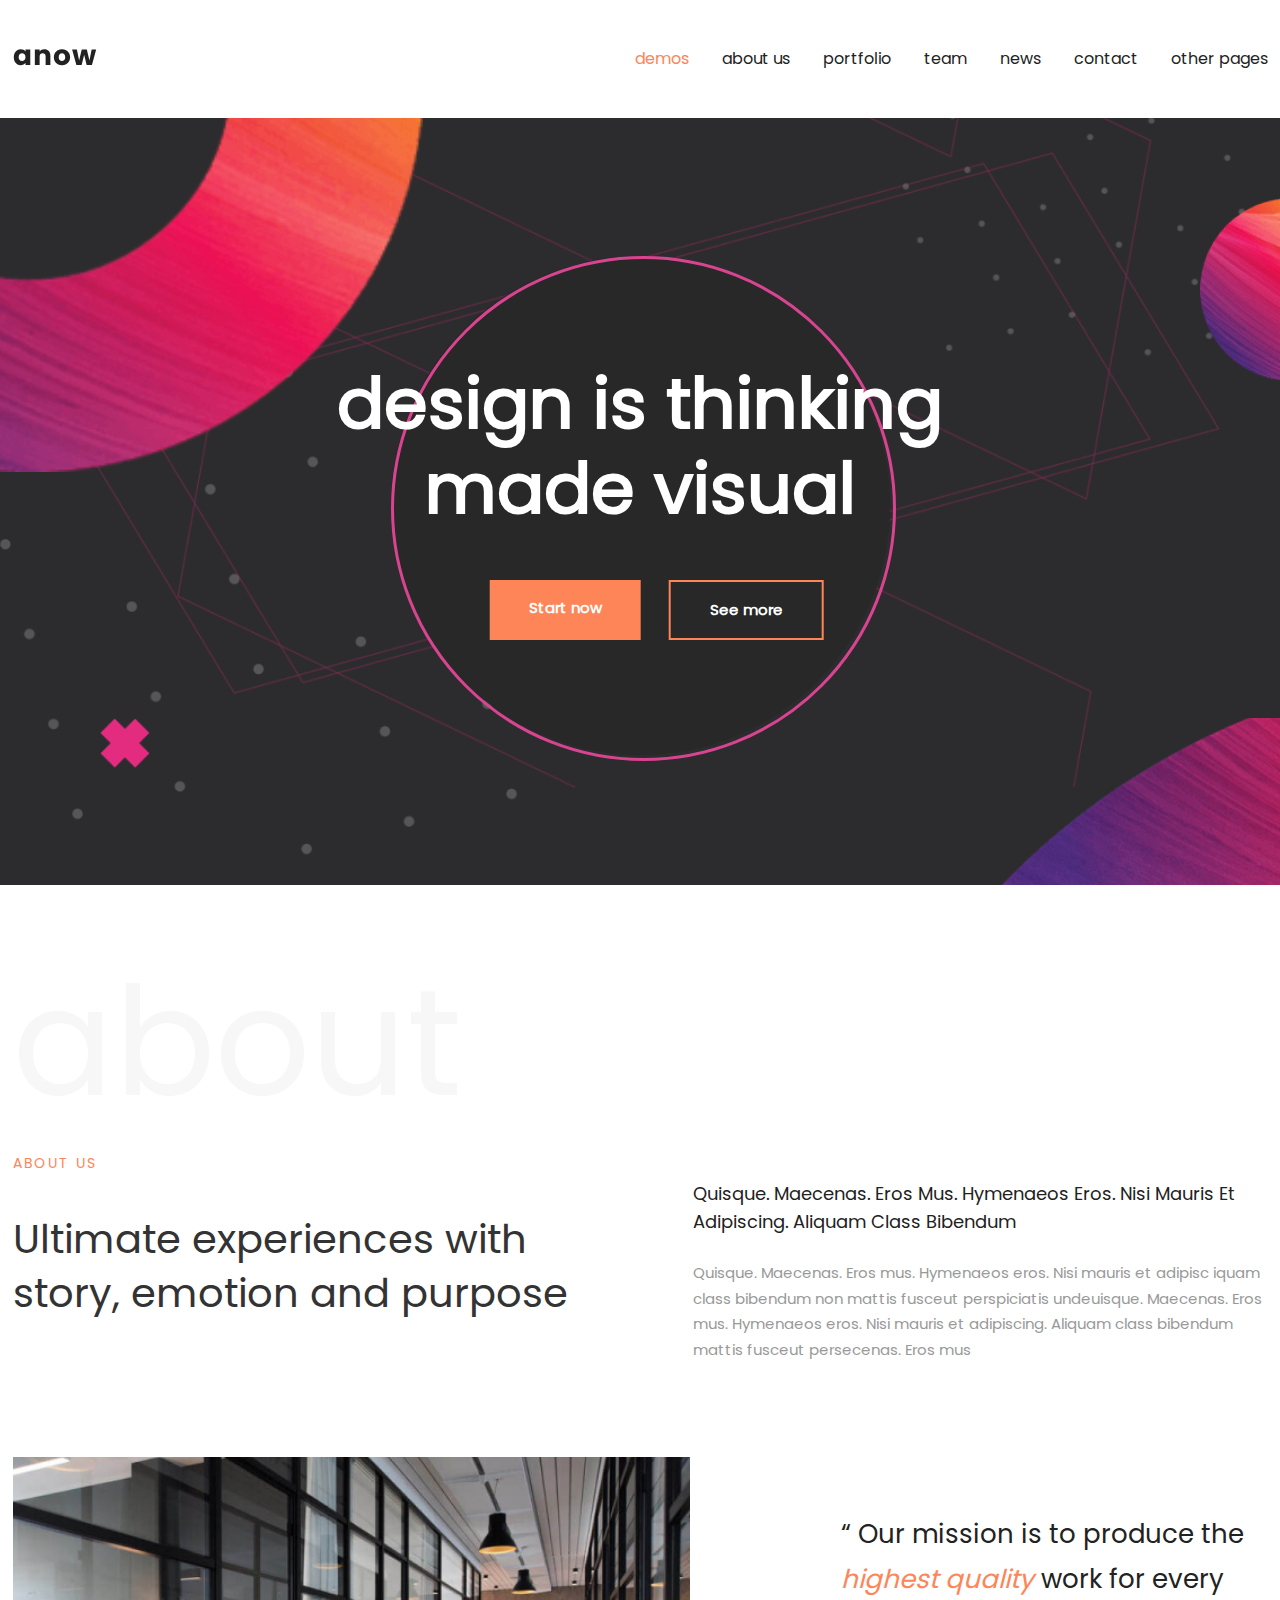
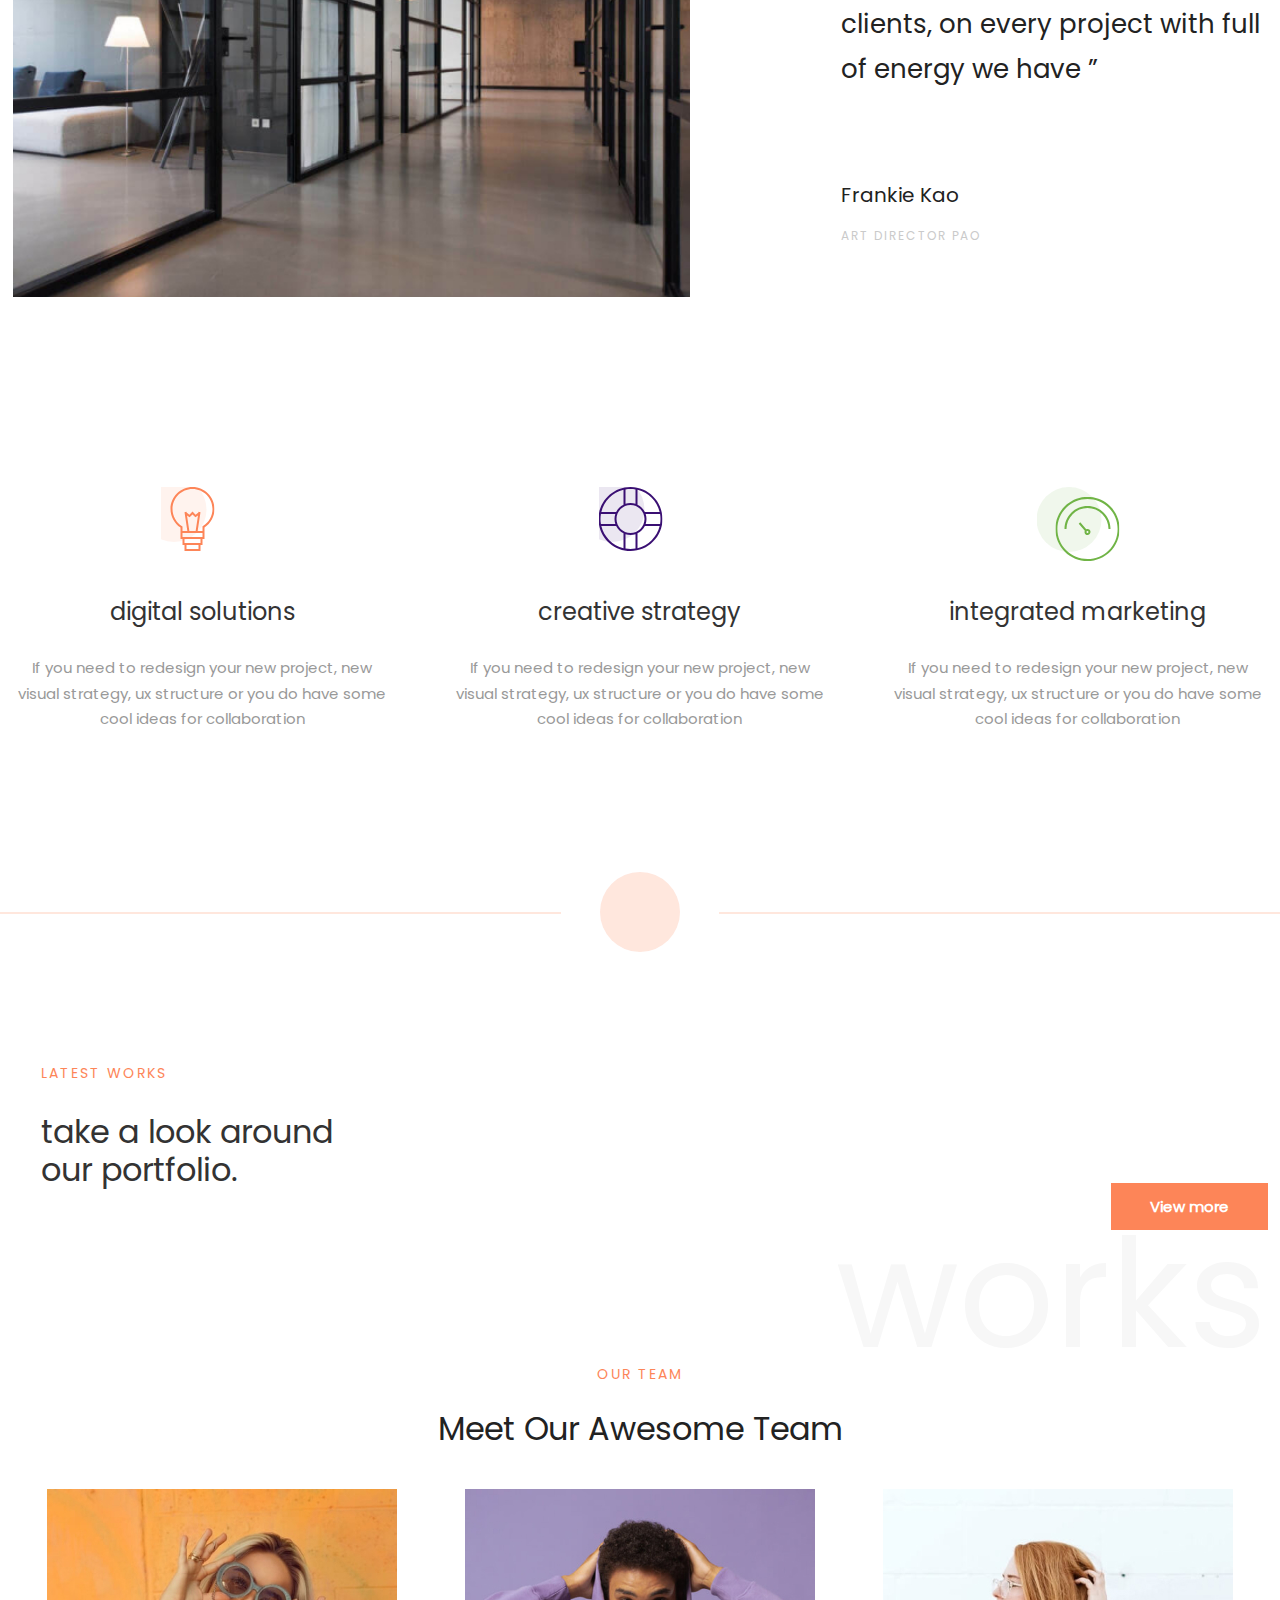
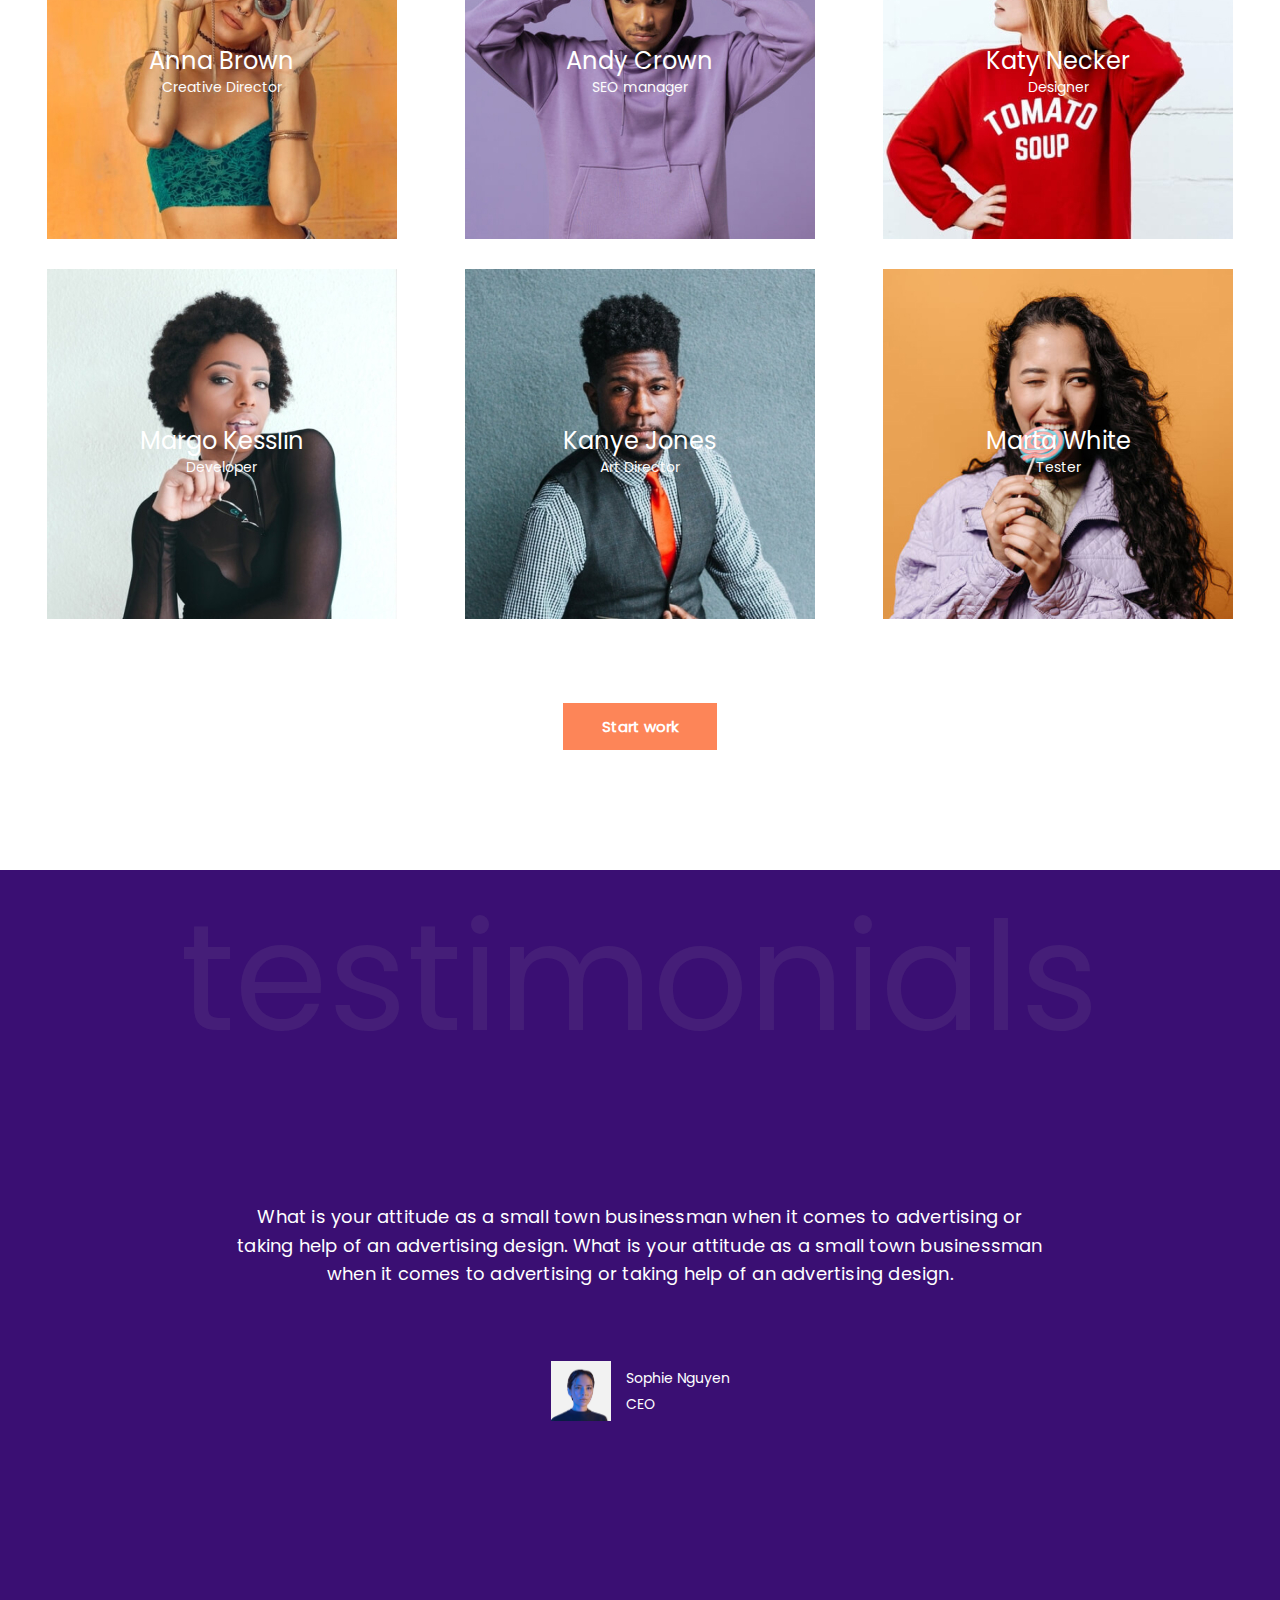
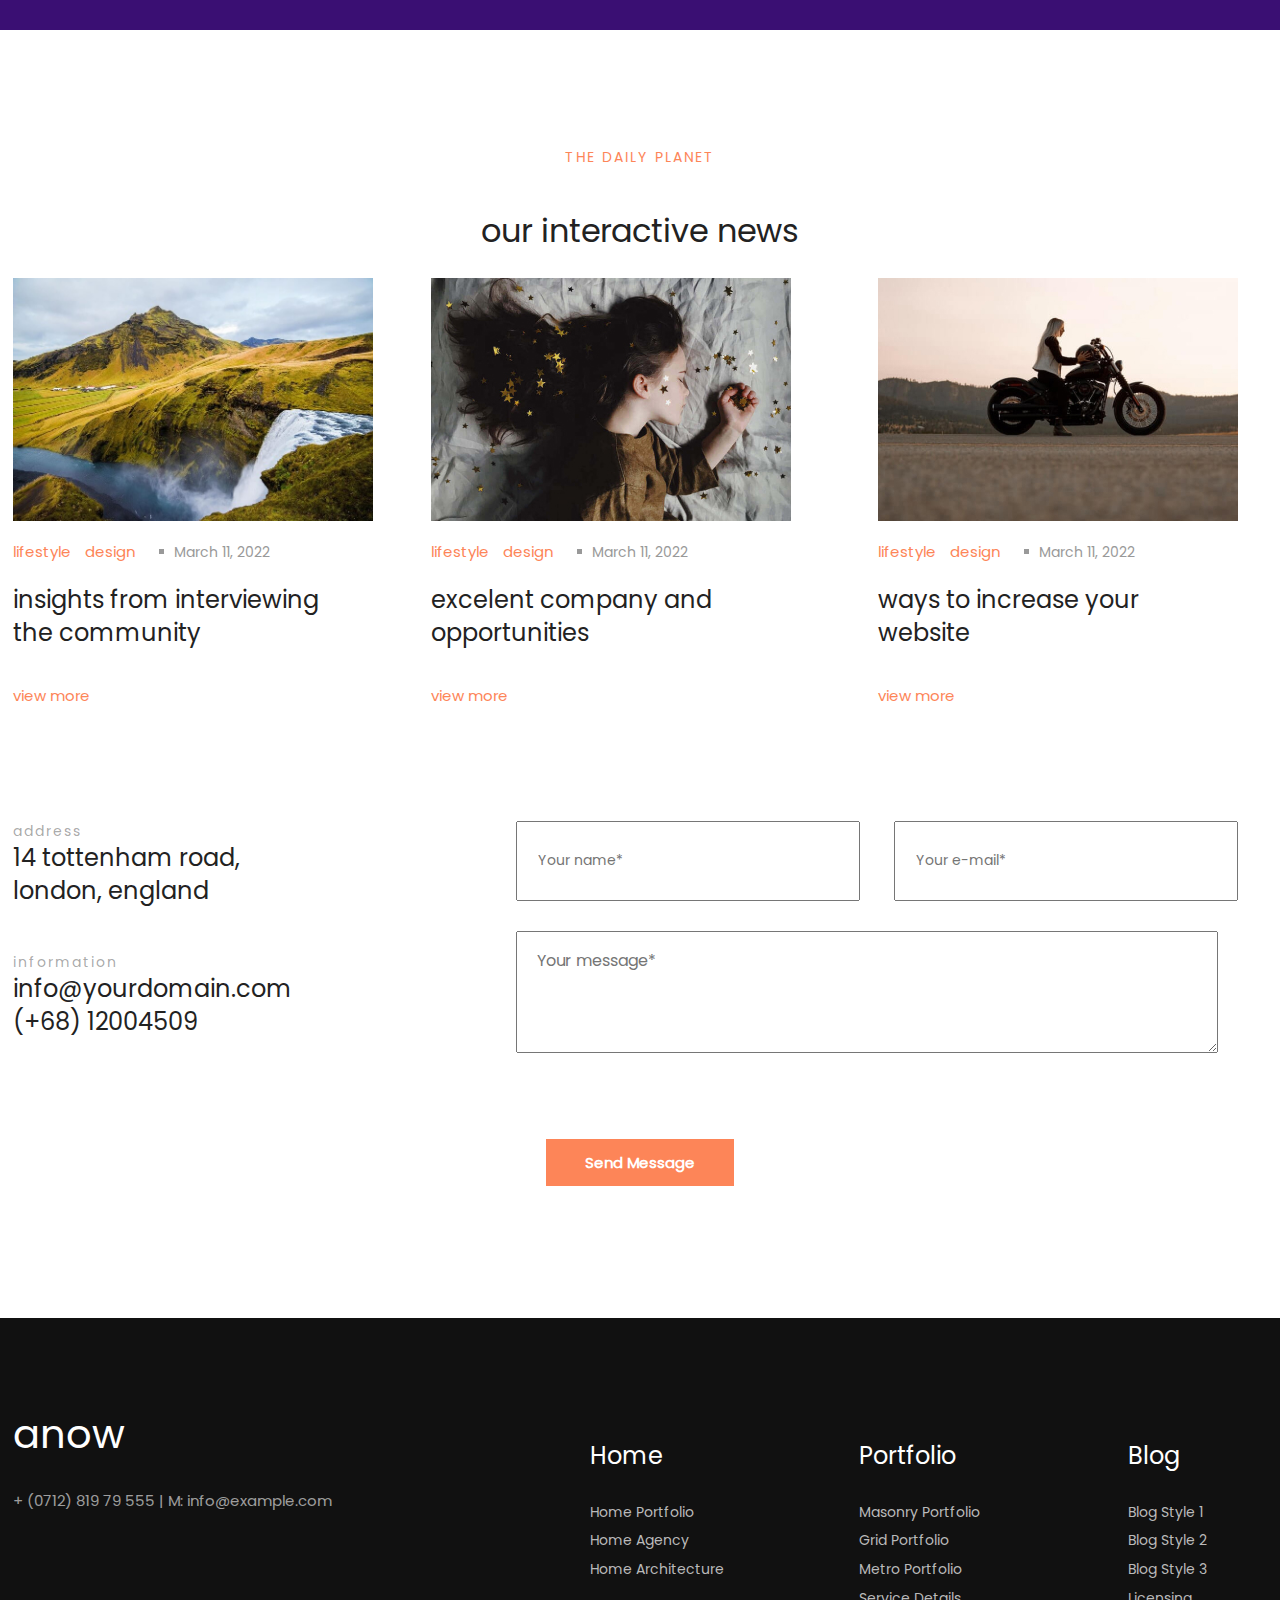
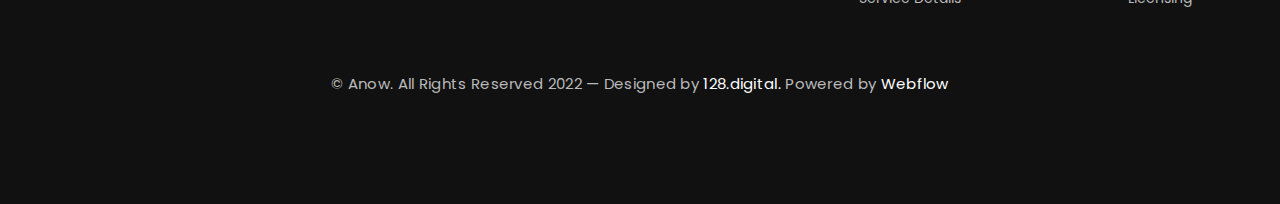
<file: Anow/index.html>
<!DOCTYPE html>
<html lang="en">
<head>
    <meta charset="UTF-8">
    <meta name="viewport" content="width=device-width, initial-scale=1.0">
    <link rel="stylesheet" href="css/normalize.css">
    <link rel="stylesheet" href="css/fonts.css">
    <link rel="stylesheet" href="css/style.css">
    <title>Anow</title>
</head>
<body>
    <header class="header">
        <div class="container header-inner">
            <div class="header-logo">
                <a href="#" class="header-logo-link">
                    <img src="images/anow-logo.svg" alt="Logo" class="header-logo-img">
                </a>
            </div>
            <div class="header-nav">
                <ul class="header-nav-list">
                    <li class="header-nav-item"><a href="#" class="header-nav-link active-link">demos</a></li>
                    <li class="header-nav-item"><a href="#" class="header-nav-link">about us</a></li>
                    <li class="header-nav-item"><a href="#" class="header-nav-link">portfolio</a></li>
                    <li class="header-nav-item"><a href="#" class="header-nav-link">team</a></li>
                    <li class="header-nav-item"><a href="#" class="header-nav-link">news</a></li>
                    <li class="header-nav-item"><a href="#" class="header-nav-link">contact</a></li>
                    <li class="header-nav-item"><a href="#" class="header-nav-link">other pages</a></li>
                </ul>
            </div>
        </div>
    </header>

    <main class="main">
        <section class="design">
            <div class="container design-inner">
                <h2 class="design-title">
                    design is thinking made visual
                </h2>
                <div class="design-btns">
                    <a href="#" class="design-btn btn">Start now</a>
                    <a href="#" class="design-btn btn active-btn">See more</a>
                </div>
                <div class="design-circle">
                </div>
            </div>
        </section>

        <section class="about">
            <div class="container">
                <h2 class="section-title about-title">
                    about
                </h2>
                <div class="about-top-row">
                    <div class="about-title-column">
                        <h3 class="about-subtitle section-subtitle">
                            About us
                        </h3>
                        <p class="about-slogan">
                            Ultimate experiences with story, emotion and purpose
                        </p>
                    </div>

                    <div class="about-content-column">
                        <h4 class="about-content-title">
                            Quisque. Maecenas. Eros mus. Hymenaeos eros. Nisi mauris et adipiscing. Aliquam class bibendum
                        </h4>
                        <p class="about-content-text">
                            Quisque. Maecenas. Eros mus. Hymenaeos eros. Nisi mauris et adipisc iquam class bibendum non mattis fusceut perspiciatis undeuisque. Maecenas. Eros mus. Hymenaeos eros. Nisi mauris et adipiscing. Aliquam class bibendum mattis fusceut persecenas. Eros mus
                        </p>
                    </div>
                </div>

                <div class="about-bottom-row">
                    <div class="about-img-wrapper">
                        <img src="images/about.jpg" alt="About" class="about-img">
                    </div>
                    <div class="about-mission-column">
                        <q class="about-mission">
                            Our mission is to produce the <strong>highest quality</strong> work for every clients, on every project with full of energy we have
                        </q>
                        <p class="about-mission-details">
                            <span class="about-mission-author">Frankie Kao</span>
                            <span class="about-mission-position">ART DIRECTOR PAO</span>
                        </p>
                    </div>
                </div>

                <ul class="about-features">
                    <li class="about-features-item">
                        <h3 class="about-features-title">
                            digital solutions
                        </h3>
                        <p class="about-features-desc">
                            If you need to redesign your new project, new visual strategy, ux structure or you do have some cool ideas for collaboration
                        </p>
                    </li>
                    <li class="about-features-item">
                        <h3 class="about-features-title">
                            creative strategy
                        </h3>
                        <p class="about-features-desc">
                            If you need to redesign your new project, new visual strategy, ux structure or you do have some cool ideas for collaboration
                        </p>
                    </li>
                    <li class="about-features-item">
                        <h3 class="about-features-title">
                            integrated marketing
                        </h3>
                        <p class="about-features-desc">
                            If you need to redesign your new project, new visual strategy, ux structure or you do have some cool ideas for collaboration
                        </p>
                    </li>
                </ul>
            </div>
        </section>

        <section class="works">
            <div class="container">
                <div class="works-circle"></div>
                <div class="works-portf">
                    <div class="works-portf-titles">
                        <h3 class="works-portf-subtitle section-subtitle">
                            latest works
                        </h3>
                        <h3 class="works-portf-invite">
                            take a look around our portfolio.
                        </h3>
                    </div>
                    <div class="works-portf-btns">
                        <a href="#" class="works-portf-btn btn">View more</a>
                    </div>
                </div>
                <h2 class="works-title section-title">
                    works
                </h2>
                <div class="works-team">
                    <div class="works-team-titles">
                        <h3 class="works-team-subtitle section-subtitle">
                        our team
                        </h3>
                        <h4 class="works-team-title">
                            meet our awesome team
                        </h4>
                        <div class="works-team-members">
                            <div class="works-team-member">
                                <a href="#" class="works-team-member-link">
                                    <p class="works-team-member-text">
                                        <span class="works-team-member-name">
                                            Anna Brown
                                        </span>
                                        <span class="works-team-member-position">
                                            Creative Director
                                        </span>
                                    </p>
                                </a>
                            </div>
                            <div class="works-team-member">
                                <a href="#" class="works-team-member-link">
                                    <p class="works-team-member-text">
                                        <span class="works-team-member-name">
                                            Andy Crown
                                        </span>
                                        <span class="works-team-member-position">
                                            SEO manager
                                        </span>
                                    </p>
                                </a>
                            </div>
                            <div class="works-team-member">
                                <a href="#" class="works-team-member-link">
                                    <p class="works-team-member-text">
                                        <span class="works-team-member-name">
                                            Katy necker
                                        </span>
                                        <span class="works-team-member-position">
                                            Designer
                                        </span>
                                    </p>
                                </a>
                            </div>
                            <div class="works-team-member">
                                <a href="#" class="works-team-member-link">
                                    <p class="works-team-member-text">
                                        <span class="works-team-member-name">
                                            margo kesslin
                                        </span>
                                        <span class="works-team-member-position">
                                            Developer
                                        </span>
                                    </p>
                                </a>
                            </div>
                            <div class="works-team-member">
                                <a href="#" class="works-team-member-link">
                                    <p class="works-team-member-text">
                                        <span class="works-team-member-name">
                                            Kanye Jones
                                        </span>
                                        <span class="works-team-member-position">
                                            Art Director
                                        </span>
                                    </p>
                                </a>
                            </div>
                            <div class="works-team-member">
                                <a href="#" class="works-team-member-link">
                                    <p class="works-team-member-text">
                                        <span class="works-team-member-name">
                                            Marta White
                                        </span>
                                        <span class="works-team-member-position">
                                            Tester
                                        </span>
                                    </p>
                                </a>
                            </div>
                        </div>
                        <div class="works-team-btns">
                            <a href="#" class="works-team-btn btn">Start work</a>
                        </div>
                        
                    </div>
                    

                </div>
            </div>
        </section>

        <section class="test">
            <div class="container test-inner">
                <h2 class="test-title section-title">
                    testimonials
                </h2>
                <p class="test-text">
                    What is your attitude as a small town businessman when it comes to advertising or taking help of an advertising design. What is your attitude as a small town businessman when it comes to advertising or taking help of an advertising design.
                </p>
                <div class="test-card">
                    <div class="test-card-img">
                        <img src="images/test-1.png" alt="Image">
                    </div>
                    <p class="test-card-text">
                        <span class="test-card-author">
                            Sophie Nguyen
                        </span>
                        <span class="test-card-position">
                            CEO
                        </span>
                    </p>
                </div>

            </div>
        </section>

        <section class="news">
            <div class="container">
                <div class="news-top-row">
                    <h3 class="news-subtitle section-subtitle">
                        THE DAILY PLANET
                    </h3>
                    <h4 class="news-title">
                        our interactive news
                    </h4>
                    <div class="news-cards">
                        <div class="news-card">
                            <div class="news-card-img">
                                <img src="images/news-1.jpeg" alt="News">
                            </div>
                            <div class="news-card-links">
                                <a href="#" class="news-card-link">lifestyle</a>
                                <a href="#" class="news-card-link">design</a>
                                    <span class="news-card-details">
                                        <time class="news-card-time" datetime="2023-11-03T16:21" >
                                        March 11, 2022
                                        </time>
                                    </span>
                            </div>
                            <h4 class="news-card-title">
                                insights from interviewing the community
                            </h4>
                            <a href="#" class="news-card-link">
                                view more
                            </a>
                        </div>
                        <div class="news-card">
                            <div class="news-card-img">
                                <img src="images/news-2.jpg" alt="News">
                            </div>
                            <div class="news-card-links">
                                <a href="#" class="news-card-link">lifestyle</a>
                                <a href="#" class="news-card-link">design</a>
                                    <span class="news-card-details">
                                        <time class="news-card-time" datetime="2023-11-03T16:21" >
                                        March 11, 2022
                                        </time>
                                    </span>
                            </div>
                            <h4 class="news-card-title">
                                excelent company and opportunities
                            </h4>
                            <a href="#" class="news-card-link">
                                view more
                            </a>
                        </div>
                        <div class="news-card">
                            <div class="news-card-img">
                                <img src="images/news-3.jpg" alt="News">
                            </div>
                            <div class="news-card-links">
                                <a href="#" class="news-card-link">lifestyle</a>
                                <a href="#" class="news-card-link">design</a>
                                    <span class="news-card-details">
                                        <time class="news-card-time" datetime="2023-11-03T16:21" >
                                        March 11, 2022
                                        </time>
                                    </span>
                            </div>
                            <h4 class="news-card-title">
                                 ways to increase your website
                            </h4>
                            <a href="#" class="news-card-link">
                                view more
                            </a>
                        </div>
                    </div>
                </div>

                <div class="news-bottom-row">
                    <div class="news-bottom-row-inner">
                        <div class="news-info">
                        <div class="news-info-text">
                            <p class="news-info-name">
                                address
                            </p>
                            <p class="news-address">
                                14 tottenham road,
                                london, england
                            </p>
                        </div>
                        <div class="news-info-text">
                            <p class="news-information-name">
                                information
                            </p>
                            <p class="news-information">
                                <a href="mailto:info@yourdomain.com"  class="news-information-mail">info@yourdomain.com</a>
                                <a href="tel:(+68) 12004509" class="news-information-tel">(+68) 12004509</a>
                            </p>
                        </div>
                    </div>
                    <div class="news-user-data">
                        <form action="#" class="news-form">
                            <input type="text"
                            name="user-name" autocomplete="user-name" class="news-user-name" placeholder="Your name*">
                            <input type="email"
                            name="user-email" autocomplete="user-email" class="news-user-mail"
                            placeholder="Your e-mail*">
                        </form>
                        <textarea class="news-user-textarea" name="user-message" cols="80" rows="7" placeholder="Your message*"></textarea>
                    </div>
                    </div>
                    <div class="news-bottom-btns">
                        <a href="#" class="news-bottom-btn btn">Send Message</a>
                    </div>
                    
                </div>
            </div>
        </section>
    </main>

    <footer class="footer">
            <div class="container">
                <div class="footer-inner">
                    <div class="footer-logo">
                        <div class="footer-logo-img">
                            <a href="#" class="footer-logo-link">
                                anow
                            </a>
                        </div>
                        <div class="footer-logo-links">
                            <a class="footer-logo-tel" href="tel:+(0712)81979555" >+ (0712) 819 79 555</a>
                            <a class="footer-logo-email" href="mailto:info@example.com" >| M: info@example.com</a>
                        </div>        
                    </div>
                    <div class="footer-home">
                        <ul class="footer-items">
                            <li class="footer-item">
                                <h4 class="footer-item-title">
                                    Home
                                </h4>
                            </li>
                            <li class="footer-item">
                                <a href="#" class="footer-item-link">Home Portfolio</a>
                            </li>
                            <li class="footer-item">
                                <a href="#" class="footer-item-link">Home Agency</a>
                            </li>
                            <li class="footer-item">
                                <a href="#" class="footer-item-link">Home Architecture</a>
                            </li>
                        </ul>
                    </div>
                    <div class="footer-portfolio">
                        <ul class="footer-items">
                            <li class="footer-item">
                                <h4 class="footer-item-title">
                                    Portfolio
                                </h4>
                            </li>
                            <li class="footer-item">
                                <a href="#" class="footer-item-link">Masonry Portfolio</a>
                            </li>
                            <li class="footer-item">
                                <a href="#" class="footer-item-link">Grid Portfolio</a>
                            </li>
                            <li class="footer-item">
                                <a href="#" class="footer-item-link">Metro Portfolio</a>
                            </li>
                            <li class="footer-item">
                                <a href="#" class="footer-item-link">Service Details</a>
                            </li>
                        </ul>
                    </div>
                    <div class="footer-portfolio">
                        <ul class="footer-items">
                            <li class="footer-item">
                                <h4 class="footer-item-title">
                                    Blog
                                </h4>
                            </li>
                            <li class="footer-item">
                                <a href="#" class="footer-item-link">Blog Style 1</a>
                            </li>
                            <li class="footer-item">
                                <a href="#" class="footer-item-link">Blog Style 2</a>
                            </li>
                            <li class="footer-item">
                                <a href="#" class="footer-item-link">Blog Style 3</a>
                            </li>
                            <li class="footer-item">
                                <a href="#" class="footer-item-link">Licensing</a>
                            </li>
                        </ul>
                    </div>
                    <p class="footer-bottom-text">
                        © Anow. All Rights Reserved 2022 — Designed by <a href="#" class="footer-bottom-link">128.digital.</a>
                        Powered by<a href="#" class="footer-bottom-link"> Webflow</a>
                    </p>
                </div>
            </div>
    </footer>
</body>
</html>
</file>
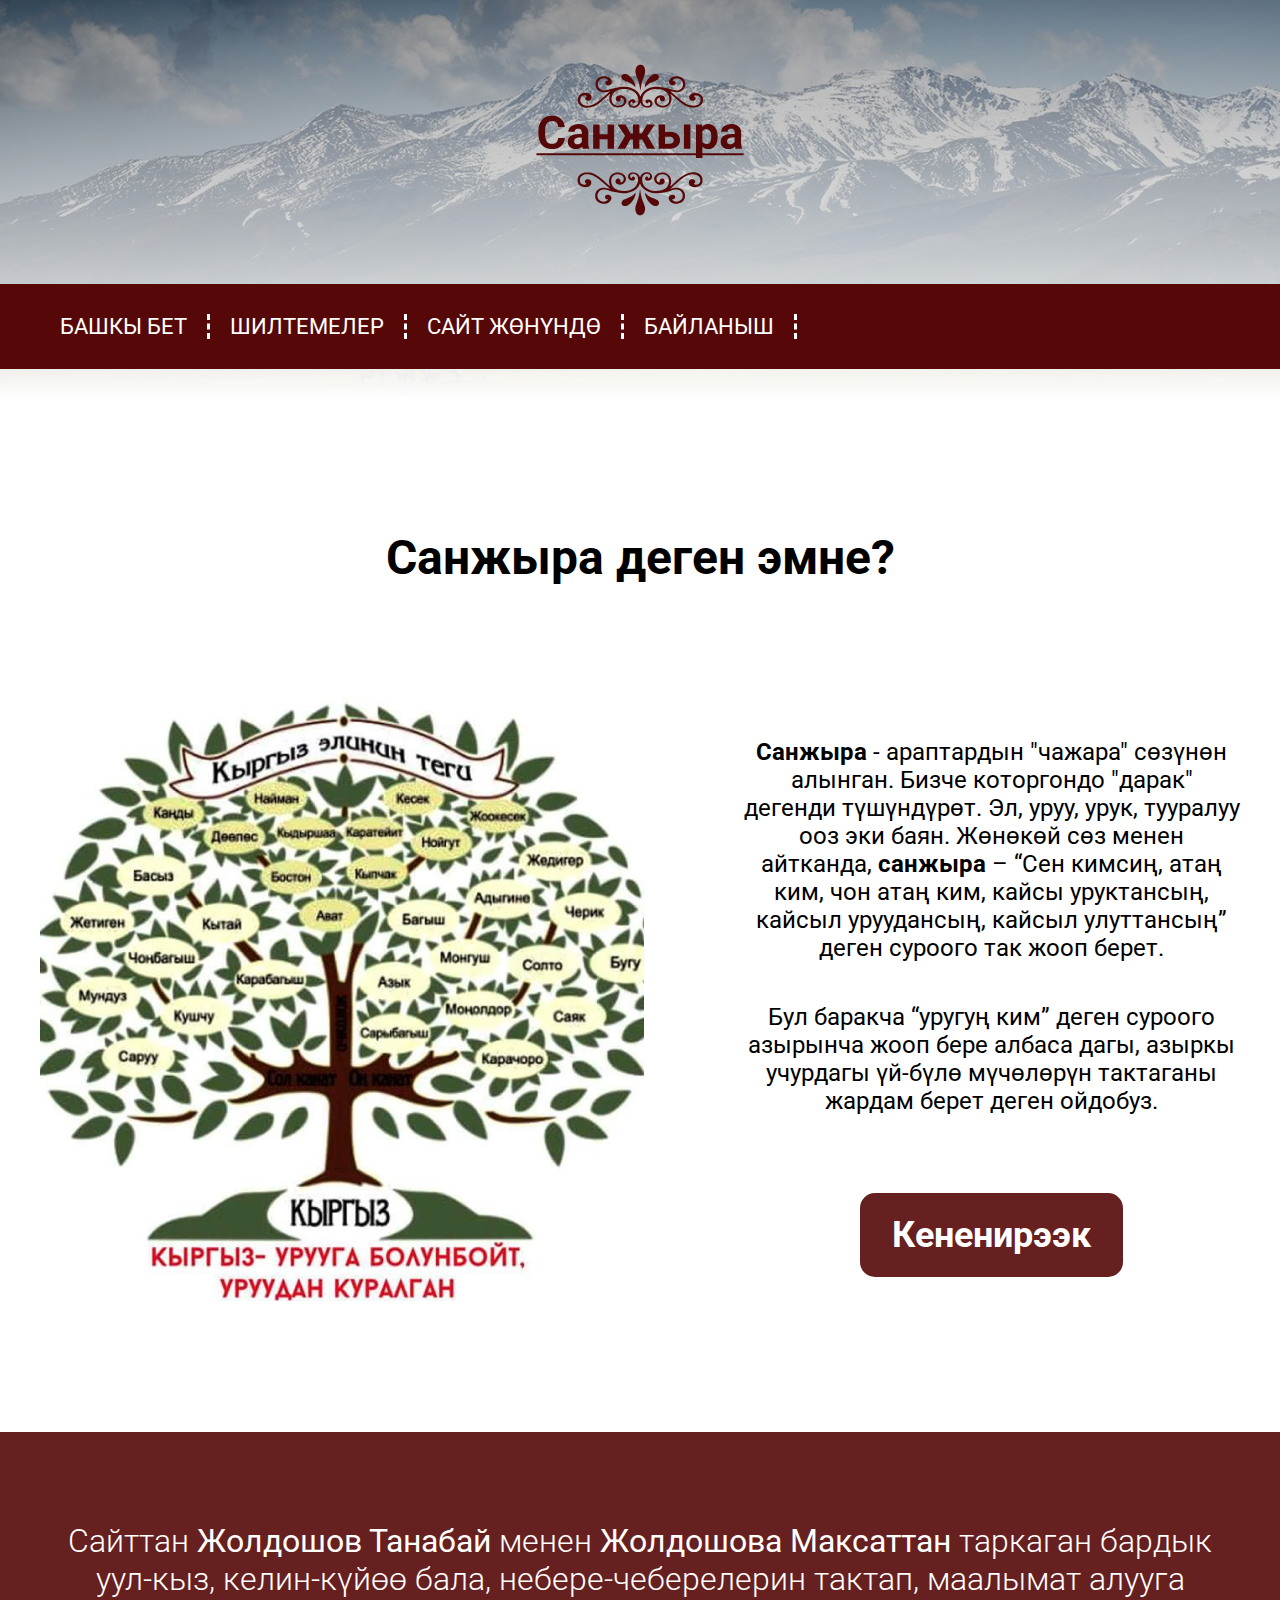
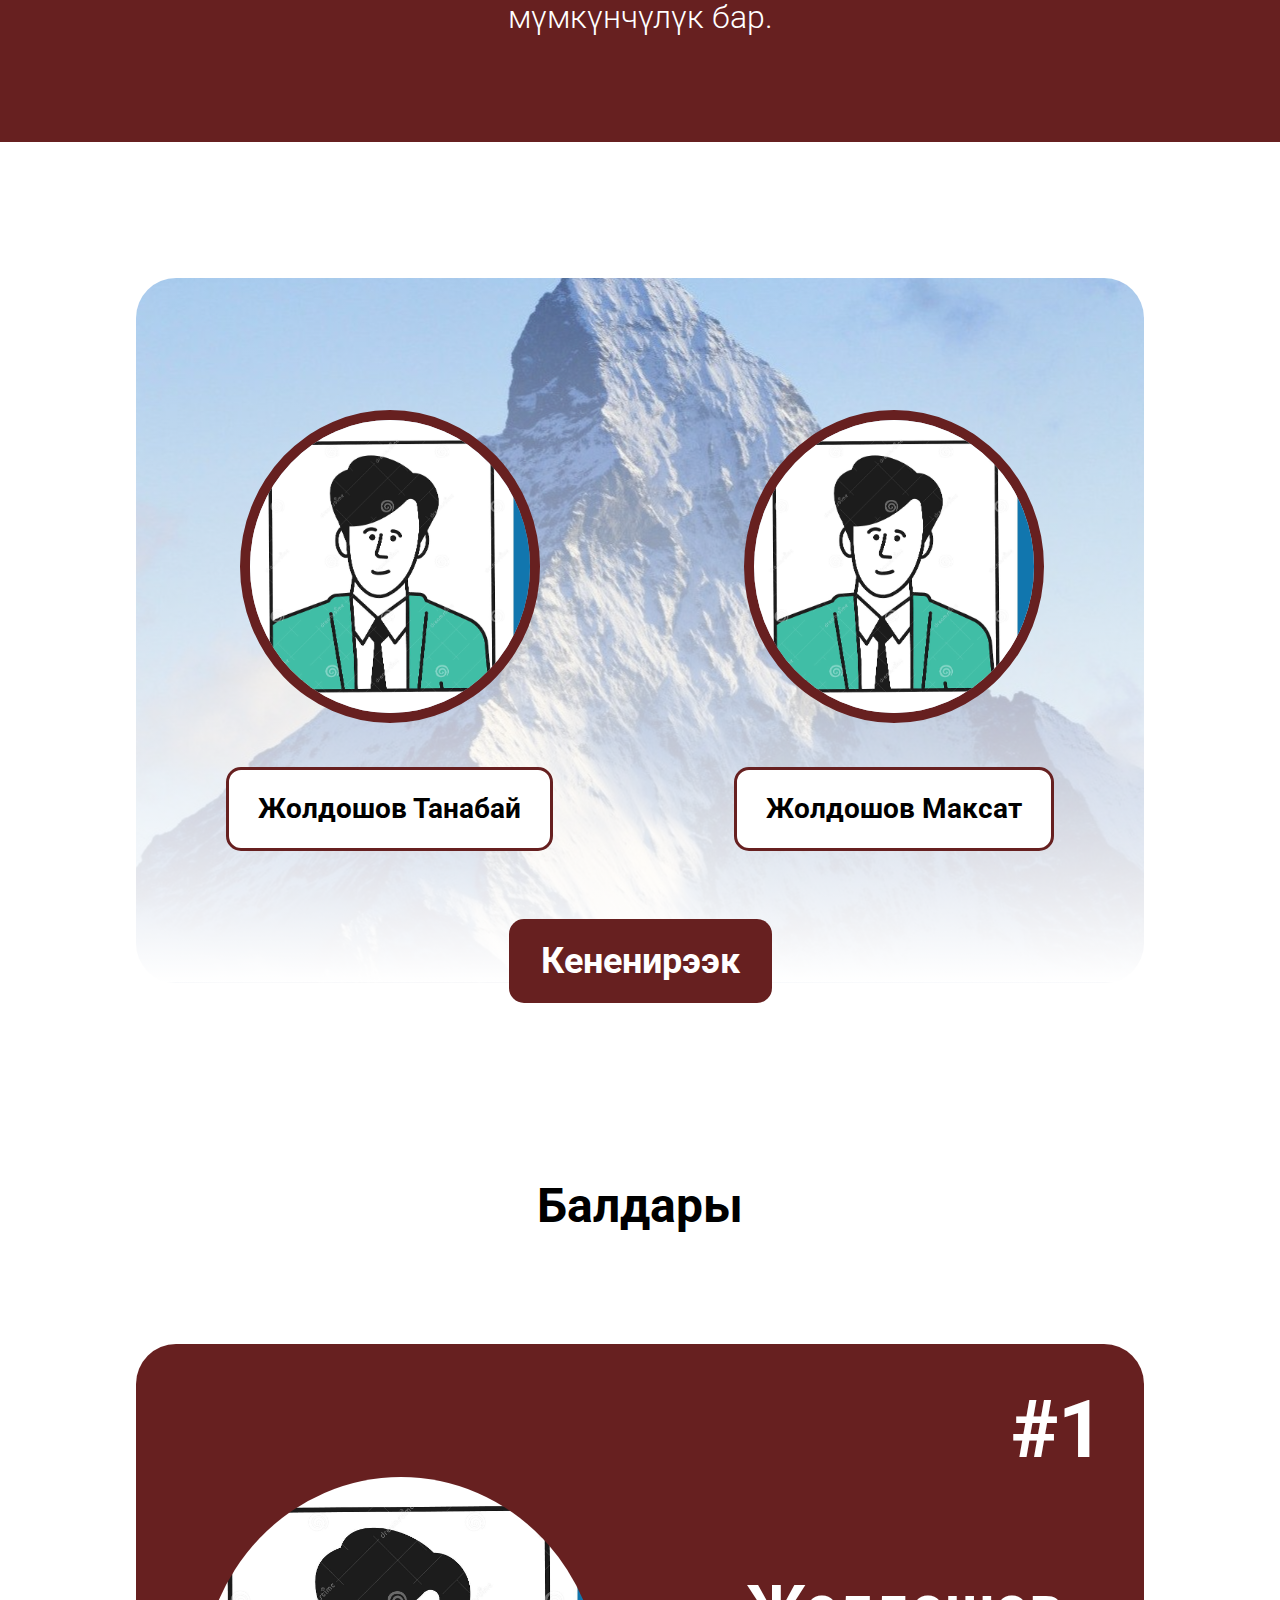
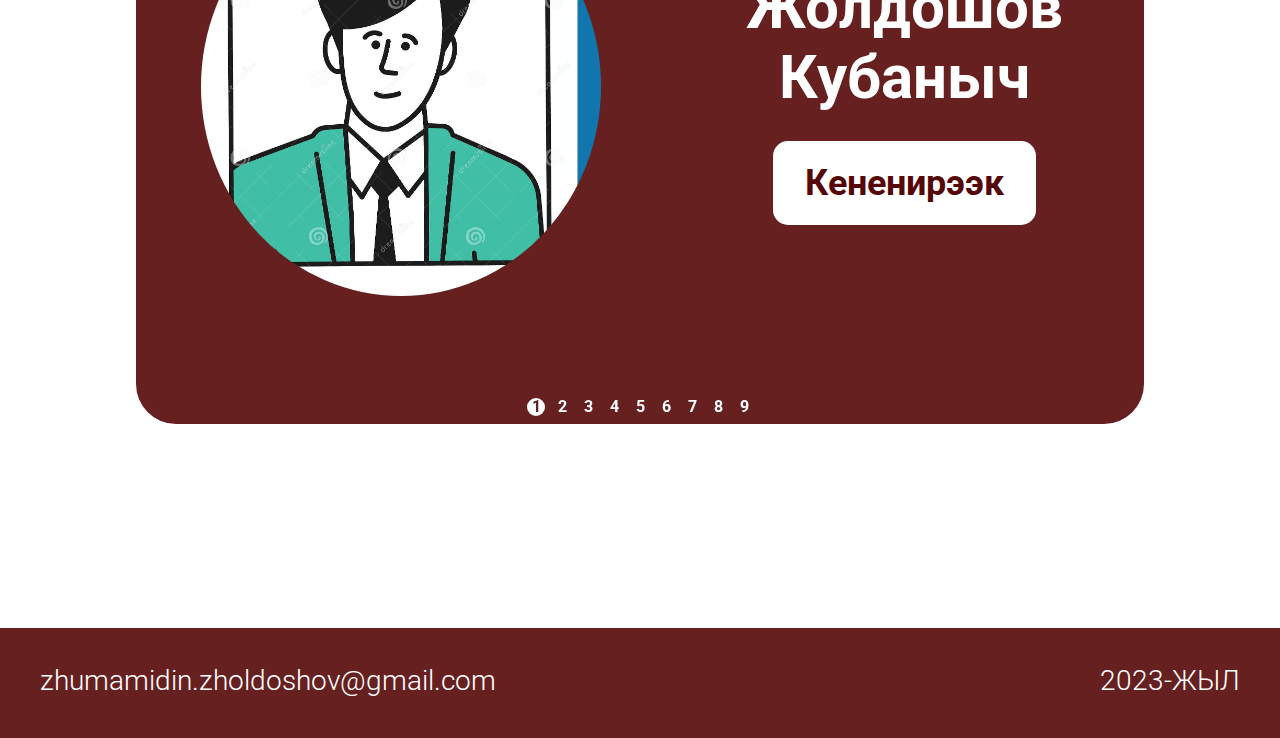
<file: Family tree/index.html>
<!DOCTYPE html>
<html lang="en">

<head>
  <meta charset="UTF-8" />
  <meta http-equiv="X-UA-Compatible" content="IE=edge" />
  <meta name="viewport" content="width=device-width, initial-scale=1.0" />
  <title>Санжыра</title>
  <link rel="preconnect" href="https://fonts.googleapis.com" />
  <link rel="preconnect" href="https://fonts.gstatic.com" crossorigin />
  <link href="https://fonts.googleapis.com/css2?family=Roboto:wght@300;400;700&display=swap" rel="stylesheet" />
  <link rel="stylesheet" href="https://cdn.jsdelivr.net/npm/swiper@9/swiper-bundle.min.css" />
  <link rel="stylesheet" href="css/normalize.css" />
  <link rel="stylesheet" href="css/style.css" />
</head>

<body>
  <div class="wrapper">
    <header class="header">
      <div class="logo">
        <a href="#" class="header-link">
          <img class="logo-img" src="images/Logo.svg" alt="Sanjyra" />
        </a>
      </div>
      <nav class="nav">
        <div class="container">
          <ul class="nav-list">
            <li class="nav-item">
              <a href="#" class="nav-link">БАШКЫ БЕТ</a>
            </li>
            <li class="nav-item">
              <a href="#" class="nav-link">ШИЛТЕМЕЛЕР</a>
            </li>
            <li class="nav-item">
              <a href="#info" class="nav-link">САЙТ ЖӨНҮНДӨ</a>
            </li>
            <li class="nav-item">
              <a href="#" class="nav-link">БАЙЛАНЫШ</a>
            </li>
          </ul>
        </div>
      </nav>
    </header>

    <main class="main">
      <section class="about">
        <div class="container">
          <div class="about-inner">
            <h3 class="about-title">Санжыра деген эмне?</h3>
            <ul class="about-list">
              <li class="about-item">
                <img src="images/tree.jpg" alt="Sanjyra" class="about-img" />
              </li>
              <li class="about-item">
                <p class="about-text">
                  <b>Санжыра</b> - араптардын "чажара" сөзүнөн алынган. Бизче
                  которгондо "дарак" дегенди түшүндүрөт. Эл, уруу, урук,
                  тууралуу ооз эки баян. Жөнөкөй сөз менен айтканда,
                  <b>санжыра</b> – “Сен кимсиң, атаң ким, чон атаң ким, кайсы
                  уруктансың, кайсыл уруудансың, кайсыл улуттансың” деген
                  суроого так жооп берет.
                </p>
                <p class="about-text second-text">
                  Бул баракча “уругуң ким” деген суроого азырынча жооп бере
                  албаса дагы, азыркы учурдагы үй-бүлө мүчөлөрүн тактаганы
                  жардам берет деген ойдобуз.
                </p>
                <a href="pages/sanjyra.html" class="about-link link">Кененирээк</a>
              </li>
            </ul>
          </div>
        </div>
      </section>

      <section class="info" id="info">
        <div class="container">
          <p class="info-text">
            Сайттан <b>Жолдошов Танабай</b> менен <b>Жолдошова Максаттан</b>
            таркаган бардык уул-кыз, келин-күйөө бала, небере-чеберелерин
            тактап, маалымат алууга мүмкүнчүлүк бар.
          </p>
        </div>
      </section>

      <section class="parents">
        <div class="container">
          <div class="parents-inner">
            <ul class="parents-list">
              <li class="parents-item">
                <img src="images/avatar.jpg" alt="Image" class="parents-img" />
                <h3 class="parents-title">Жолдошов Танабай</h3>
              </li>
              <li class="parents-item">
                <img src="images/avatar.jpg" alt="Image" class="parents-img" />
                <h3 class="parents-title">Жолдошов Максат</h3>
              </li>
            </ul>
            <div class="parents-links">
              <a href="pages/parent.html" class="parents-link link">Кененирээк</a>
            </div>
          </div>
        </div>
      </section>

      <section class="child">
        <div class="container">
          <div class="child-inner">
            <h3 class="child-title">Балдары</h3>
            <div class="swiper mySwiper">
              <div class="swiper-wrapper">
                <div class="swiper-slide">
                  <div class="child-slide">
                    <h3 class="child-number">#1</h3>
                    <ul class="slide-list">
                      <li class="slide-item">
                        <img src="images/avatar.jpg" alt="Image" class="slide-img" />
                      </li>
                      <li class="slide-item">
                        <div class="slide-titles">
                          <h3 class="slide-title">Жолдошов Кубаныч</h3>
                        </div>

                        <a href="pages/children/kubanych.html" class="slide-btn link">Кененирээк</a>
                      </li>
                    </ul>
                  </div>
                </div>
                <div class="swiper-slide">
                  <div class="child-slide">
                    <h3 class="child-number">#2</h3>
                    <ul class="slide-list">
                      <li class="slide-item">
                        <img src="images/avatar.jpg" alt="Image" class="slide-img" />
                      </li>
                      <li class="slide-item">
                        <div class="slide-titles">
                          <h3 class="slide-title">Жолдошов Курстан</h3>
                        </div>
                        <a href="pages/children/kurstan.html" class="slide-btn link">Кененирээк</a>
                      </li>
                    </ul>
                  </div>
                </div>
                <div class="swiper-slide">
                  <div class="child-slide">
                    <h3 class="child-number">#3</h3>
                    <ul class="slide-list">
                      <li class="slide-item">
                        <img src="images/avatar.jpg" alt="Image" class="slide-img" />
                      </li>
                      <li class="slide-item">
                        <div class="slide-titles">
                          <h3 class="slide-title">Жолдошова Рахат</h3>
                        </div>
                        <a href="pages/children/rakhat.html" class="slide-btn link">Кененирээк</a>
                      </li>
                    </ul>
                  </div>
                </div>
                <div class="swiper-slide">
                  <div class="child-slide">
                    <h3 class="child-number">#4</h3>
                    <ul class="slide-list">
                      <li class="slide-item">
                        <img src="images/avatar.jpg" alt="Image" class="slide-img" />
                      </li>
                      <li class="slide-item">
                        <div class="slide-titles">
                          <h3 class="slide-title">Жолдошова Айнагул</h3>
                        </div>
                        <a href="pages/children/ainagul.html" class="slide-btn link">Кененирээк</a>
                      </li>
                    </ul>
                  </div>
                </div>
                <div class="swiper-slide">
                  <div class="child-slide">
                    <h3 class="child-number">#5</h3>
                    <ul class="slide-list">
                      <li class="slide-item">
                        <img src="images/avatar.jpg" alt="Image" class="slide-img" />
                      </li>
                      <li class="slide-item">
                        <div class="slide-titles">
                          <h3 class="slide-title">Жолдошова Назгул</h3>
                        </div>
                        <a href="pages/children/nazgul.html" class="slide-btn link">Кененирээк</a>
                      </li>
                    </ul>
                  </div>
                </div>
                <div class="swiper-slide">
                  <div class="child-slide">
                    <h3 class="child-number">#6</h3>
                    <ul class="slide-list">
                      <li class="slide-item">
                        <img src="images/avatar.jpg" alt="Image" class="slide-img" />
                      </li>
                      <li class="slide-item">
                        <div class="slide-titles">
                          <h3 class="slide-title">Жолдошов Мирбек</h3>
                        </div>
                        <a href="pages/children/mirbek.html" class="slide-btn link">Кененирээк</a>
                      </li>
                    </ul>
                  </div>
                </div>
                <div class="swiper-slide">
                  <div class="child-slide">
                    <h3 class="child-number">#7</h3>
                    <ul class="slide-list">
                      <li class="slide-item">
                        <img src="images/avatar.jpg" alt="Image" class="slide-img" />
                      </li>
                      <li class="slide-item">
                        <div class="slide-titles">
                          <h3 class="slide-title">Жолдошов Бакытбек</h3>
                        </div>
                        <a href="pages/children/bakyt.html" class="slide-btn link">Кененирээк</a>
                      </li>
                    </ul>
                  </div>
                </div>
                <div class="swiper-slide">
                  <div class="child-slide">
                    <h3 class="child-number">#8</h3>
                    <ul class="slide-list">
                      <li class="slide-item">
                        <img src="images/avatar.jpg" alt="Image" class="slide-img" />
                      </li>
                      <li class="slide-item">
                        <div class="slide-titles">
                          <h3 class="slide-title">Жолдошов Болотбек</h3>
                        </div>
                        <a href="pages/children/bolot.html" class="slide-btn link">Кененирээк</a>
                      </li>
                    </ul>
                  </div>
                </div>
                <div class="swiper-slide">
                  <div class="child-slide">
                    <h3 class="child-number">#9</h3>
                    <ul class="slide-list">
                      <li class="slide-item">
                        <img src="images/avatar.jpg" alt="Image" class="slide-img" />
                      </li>
                      <li class="slide-item">
                        <div class="slide-titles">
                          <h3 class="slide-title">Жолдошов Жумамидин</h3>
                        </div>
                        <a href="#" class="slide-btn link">Кененирээк</a>
                      </li>
                    </ul>
                  </div>
                </div>
              </div>
              <div class="swiper-pagination"></div>
            </div>
          </div>
        </div>
      </section>
    </main>

    <footer class="footer">
      <div class="container">
        <div class="footer-inner">
          <a class="footer-link" href="mailto:zhumamidin.zholdoshov@gmail.com">zhumamidin.zholdoshov@gmail.com</a>
          <p class="footer-text">2023-ЖЫЛ</p>
        </div>
      </div>
    </footer>
  </div>

  <script src="https://cdn.jsdelivr.net/npm/swiper@9/swiper-bundle.min.js"></script>

  <script src="js/script.js"></script>
</body>

</html>
</file>
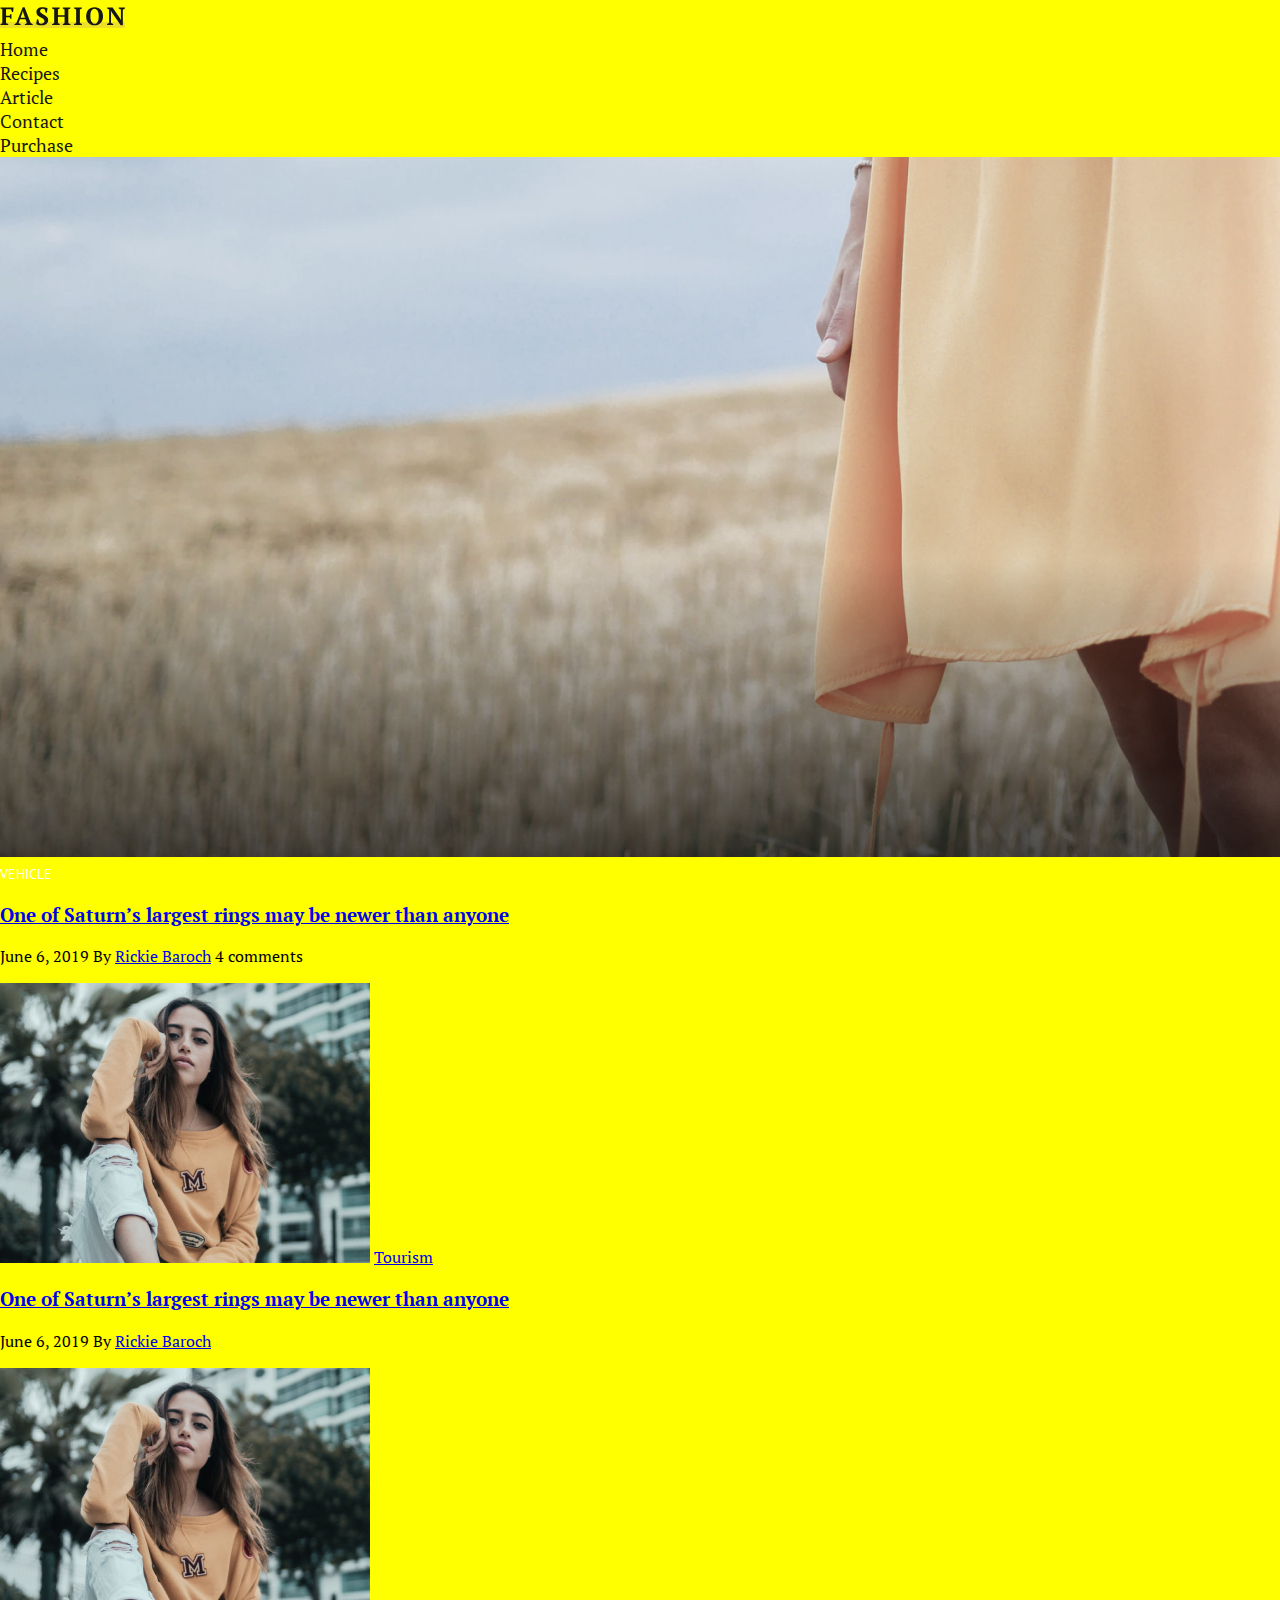
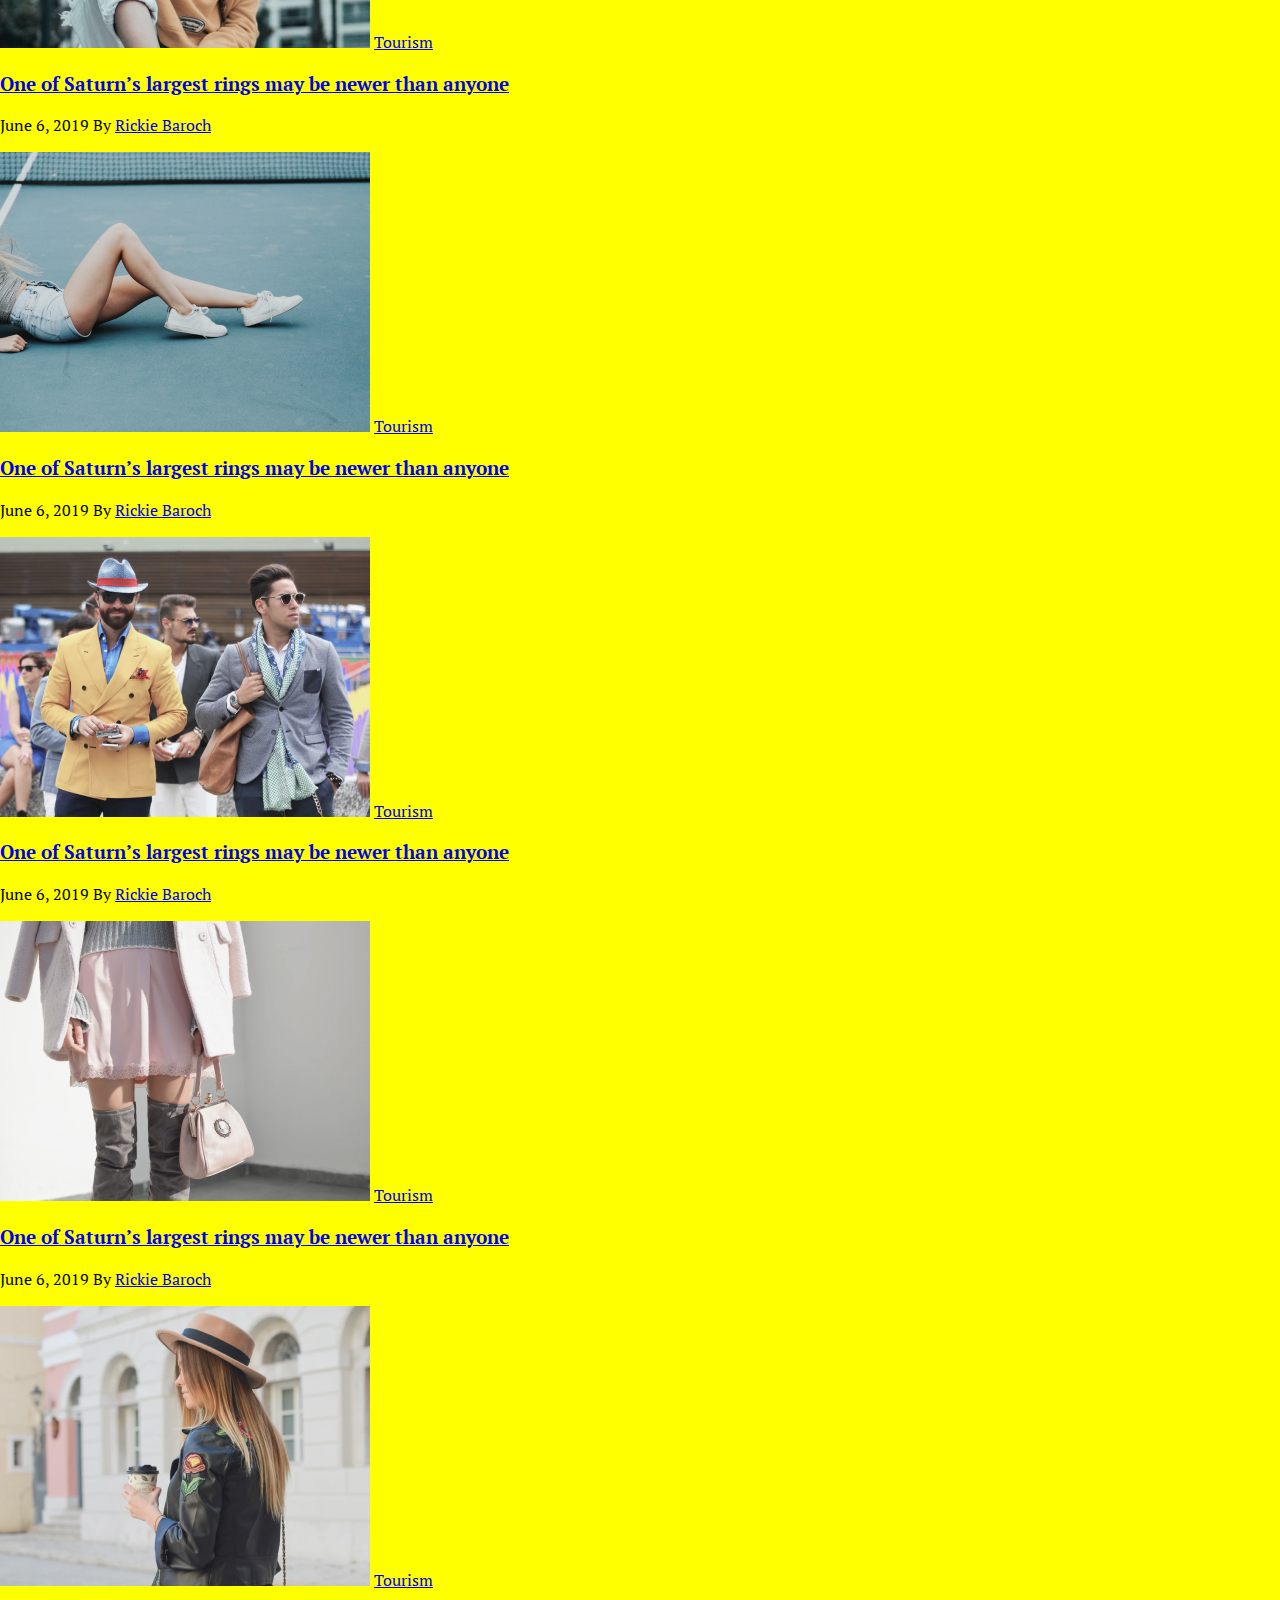
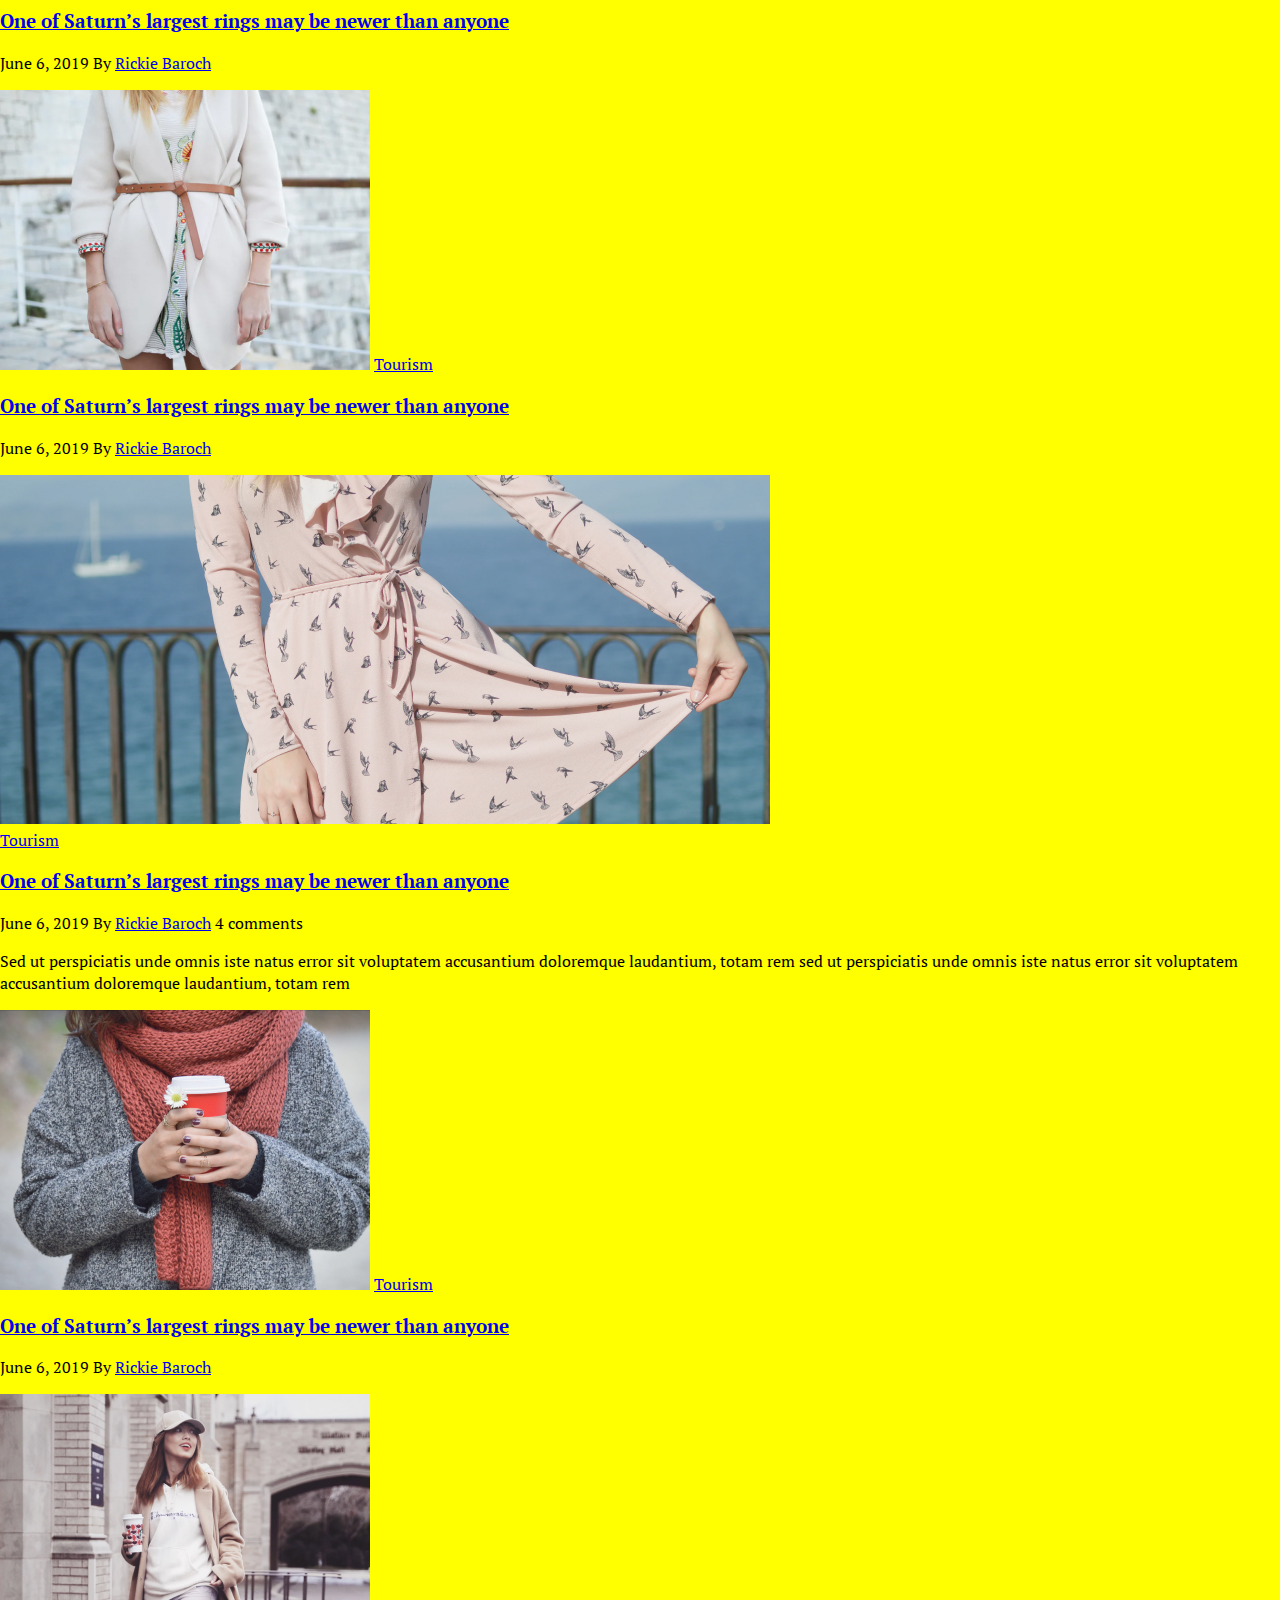
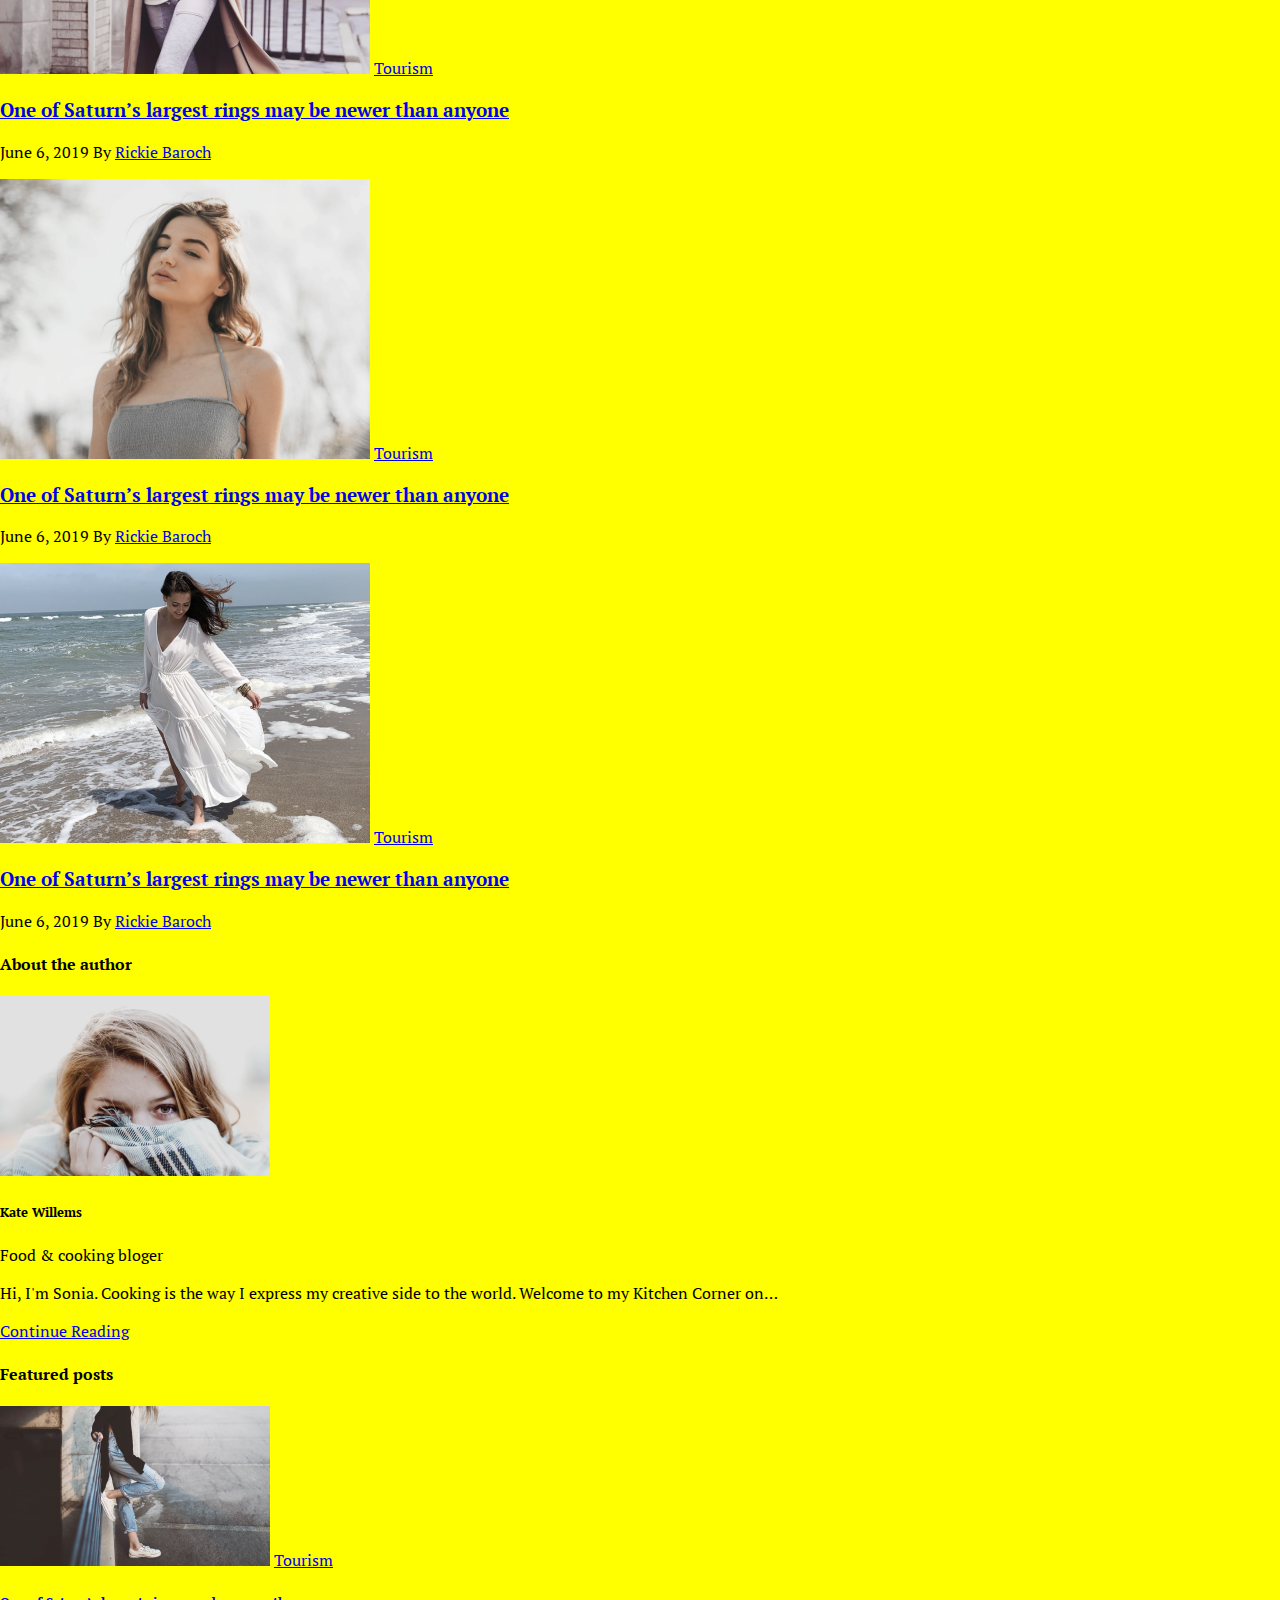
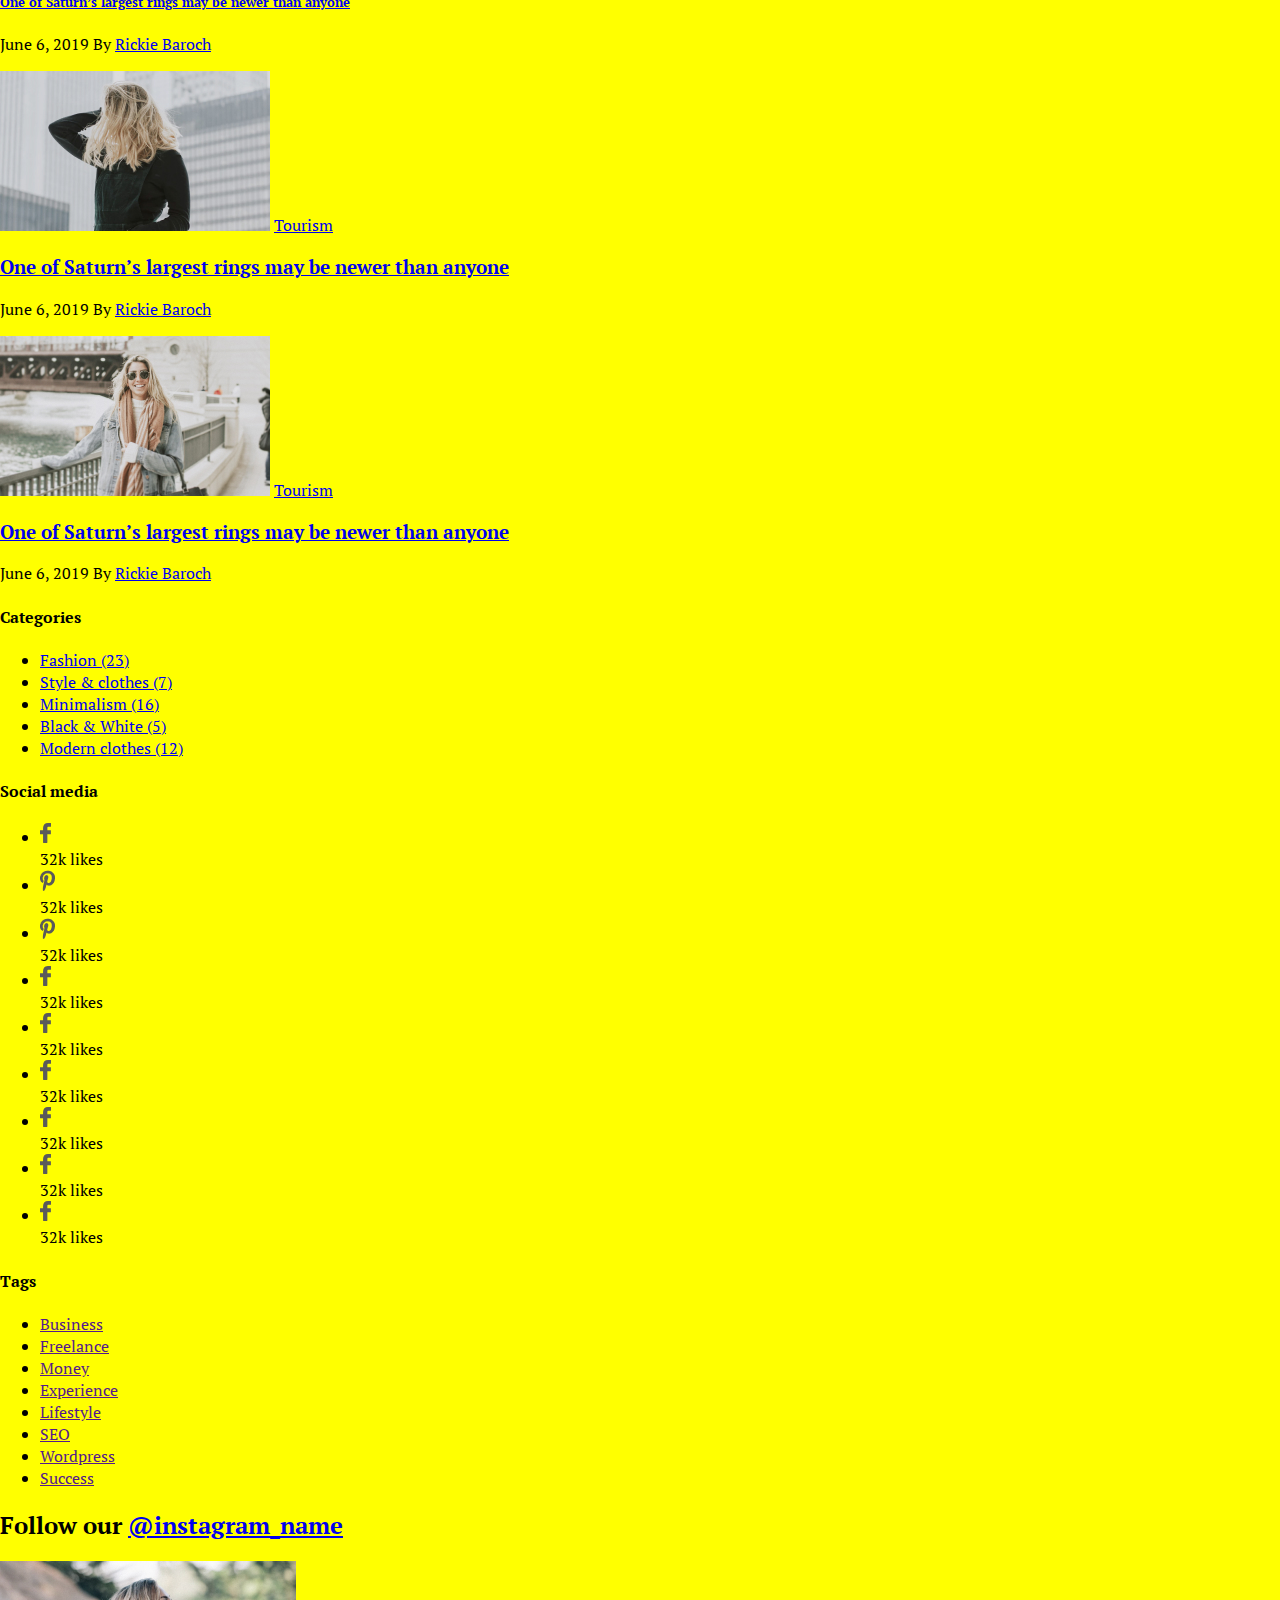
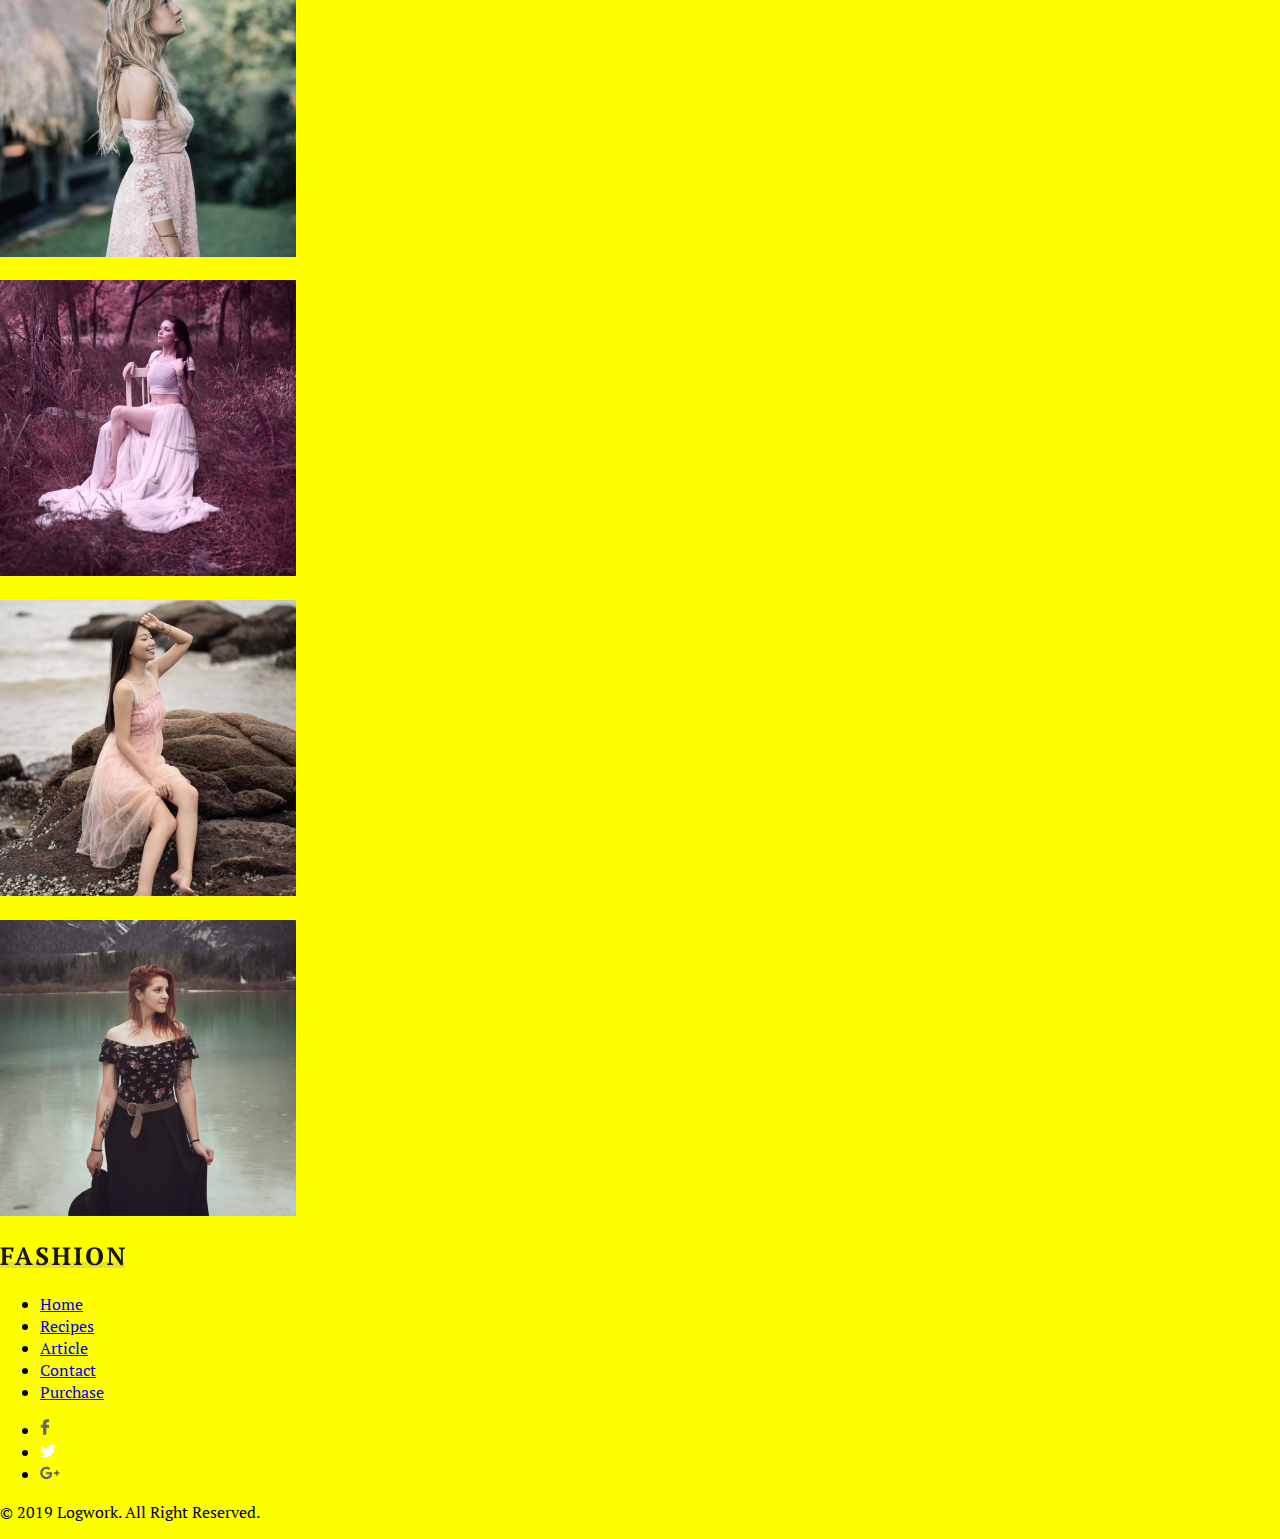
<file: fashion-blog/index.html>
<!DOCTYPE html>
<html lang="en">
  <head>
    <meta charset="UTF-8" />
    <meta name="viewport" content="width=device-width, initial-scale=1.0" />
    <title>Fashion Blog</title>
    <!-- <link rel="stylesheet" href="css/reset.css" /> -->
    <link rel="stylesheet" href="css/normalize.css" />
    <link rel="stylesheet" href="css/fonts.css" />
    <link rel="stylesheet" href="css/style.css" />
  </head>
  <body>
    <header class="header">
      <div class="container">
        <nav class="header-nav">
          <a class="logo-link" href="#">
            <img class="logo-img" src="images/logo.svg" alt="Fashion" />
          </a>

          <ul class="header-menu">
            <li class="header-menu-item">
              <a class="header-menu-link" href="#">Home</a>
            </li>
            <li class="header-menu-item">
              <a class="header-menu-link" href="#">Recipes</a>
            </li>
            <li class="header-menu-item">
              <a class="header-menu-link" href="#">Article</a>
            </li>
            <li class="header-menu-item">
              <a class="header-menu-link" href="#">Contact</a>
            </li>
            <li class="header-menu-item">
              <a class="header-menu-link" href="#">Purchase</a>
            </li>
          </ul>
        </nav>
      </div>
    </header>

    <article class="latest-post">
      <img class="latest-post-img" src="images/hero.jpg" alt="Hero" />
      <div class="container">
        <div class="latest-post-content">
          <a class="latest-post-category" href="#">Vehicle</a>
          <h3 class="latest-post-title">
            <a class="latest-post-link" href="#"
              >One of Saturn’s largest rings may be newer than anyone</a
            >
          </h3>
          <p class="latest-post-details">
            <time class="latest-post-time" datetime="2001-05-15T19:00"
              >June 6, 2019</time
            >
            <span class="latest-post-by">By</span>
            <a class="latest-post-author" href="#"> Rickie Baroch</a>
            <span>4</span> comments
          </p>
        </div>
      </div>
    </article>

    <div class="container">
      <main class="main-content">
        <div class="posts">
          <div class="post">
            <img class="post-img" src="images/post-1.jpg" alt="Post" />
            <a class="post-category" href="#">Tourism</a>
            <h3 class="post-title">
              <a class="post-link" href="#"
                >One of Saturn’s largest rings may be newer than anyone</a
              >
            </h3>
            <p class="post-details">
              <time class="post-time" datetime="2001-05-15T19:00"
                >June 6, 2019</time
              >
              <span class="post-by">By</span>
              <a href="#"> Rickie Baroch</a>
            </p>
          </div>

          <div class="post">
            <img class="post-img" src="images/post-1.jpg" alt="Post" />
            <a class="post-category" href="#">Tourism</a>
            <h3 class="post-title">
              <a class="post-link" href="#"
                >One of Saturn’s largest rings may be newer than anyone</a
              >
            </h3>
            <p class="post-details">
              <time class="post-time" datetime="2001-05-15T19:00"
                >June 6, 2019</time
              >
              <span class="post-by">By</span>
              <a href="#"> Rickie Baroch</a>
            </p>
          </div>

          <div class="post">
            <img class="post-img" src="images/post-2.jpg" alt="Post" />
            <a class="post-category" href="#">Tourism</a>
            <h3 class="post-title">
              <a class="post-link" href="#"
                >One of Saturn’s largest rings may be newer than anyone</a
              >
            </h3>
            <p class="post-details">
              <time class="post-time" datetime="2001-05-15T19:00"
                >June 6, 2019</time
              >
              <span class="post-by">By</span>
              <a href="#"> Rickie Baroch</a>
            </p>
          </div>

          <div class="post">
            <img class="post-img" src="images/post-3.jpg" alt="Post" />
            <a class="post-category" href="#">Tourism</a>
            <h3 class="post-title">
              <a class="post-link" href="#"
                >One of Saturn’s largest rings may be newer than anyone</a
              >
            </h3>
            <p class="post-details">
              <time class="post-time" datetime="2001-05-15T19:00"
                >June 6, 2019</time
              >
              <span class="post-by">By</span>
              <a href="#"> Rickie Baroch</a>
            </p>
          </div>

          <div class="post">
            <img class="post-img" src="images/post-4.jpg" alt="Post" />
            <a class="post-category" href="#">Tourism</a>
            <h3 class="post-title">
              <a class="post-link" href="#"
                >One of Saturn’s largest rings may be newer than anyone</a
              >
            </h3>
            <p class="post-details">
              <time class="post-time" datetime="2001-05-15T19:00"
                >June 6, 2019</time
              >
              <span class="post-by">By</span>
              <a href="#"> Rickie Baroch</a>
            </p>
          </div>

          <div class="post">
            <img class="post-img" src="images/post-5.jpg" alt="Post" />
            <a class="post-category" href="#">Tourism</a>
            <h3 class="post-title">
              <a class="post-link" href="#"
                >One of Saturn’s largest rings may be newer than anyone</a
              >
            </h3>
            <p class="post-details">
              <time class="post-time" datetime="2001-05-15T19:00"
                >June 6, 2019</time
              >
              <span class="post-by">By</span>
              <a href="#"> Rickie Baroch</a>
            </p>
          </div>

          <div class="post">
            <img class="post-img" src="images/post-6.jpg" alt="Post" />
            <a class="post-category" href="#">Tourism</a>
            <h3 class="post-title">
              <a class="post-link" href="#"
                >One of Saturn’s largest rings may be newer than anyone</a
              >
            </h3>
            <p class="post-details">
              <time class="post-time" datetime="2001-05-15T19:00"
                >June 6, 2019</time
              >
              <span class="post-by">By</span>
              <a href="#"> Rickie Baroch</a>
            </p>
          </div>
        </div>

        <div class="post">
          <img class="post-img" src="images/popular-post.jpg" alt="Post" />
          <div>
            <a class="post-category" href="#">Tourism</a>
            <h3 class="post-title">
              <a class="post-link" href="#"
                >One of Saturn’s largest rings may be newer than anyone</a
              >
            </h3>
            <p class="post-details">
              <time class="post-time" datetime="2001-05-15T19:00"
                >June 6, 2019</time
              >
              <span class="post-by">By</span>
              <a href="#"> Rickie Baroch</a>
              <span>4</span> comments
            </p>
            <p>
              Sed ut perspiciatis unde omnis iste natus error sit voluptatem
              accusantium doloremque laudantium, totam rem sed ut perspiciatis
              unde omnis iste natus error sit voluptatem accusantium doloremque
              laudantium, totam rem
            </p>
          </div>
        </div>

        <div class="post">
          <img class="post-img" src="images/post-7.jpg" alt="Post" />
          <a class="post-category" href="#">Tourism</a>
          <h3 class="post-title">
            <a class="post-link" href="#"
              >One of Saturn’s largest rings may be newer than anyone</a
            >
          </h3>
          <p class="post-details">
            <time class="post-time" datetime="2001-05-15T19:00"
              >June 6, 2019</time
            >
            <span class="post-by">By</span>
            <a href="#"> Rickie Baroch</a>
          </p>
        </div>

        <div class="post">
          <img class="post-img" src="images/post-8.jpg" alt="Post" />
          <a class="post-category" href="#">Tourism</a>
          <h3 class="post-title">
            <a class="post-link" href="#"
              >One of Saturn’s largest rings may be newer than anyone</a
            >
          </h3>
          <p class="post-details">
            <time class="post-time" datetime="2001-05-15T19:00"
              >June 6, 2019</time
            >
            <span class="post-by">By</span>
            <a href="#"> Rickie Baroch</a>
          </p>
        </div>

        <div class="post">
          <img class="post-img" src="images/post-9.jpg" alt="Post" />
          <a class="post-category" href="#">Tourism</a>
          <h3 class="post-title">
            <a class="post-link" href="#"
              >One of Saturn’s largest rings may be newer than anyone</a
            >
          </h3>
          <p class="post-details">
            <time class="post-time" datetime="2001-05-15T19:00"
              >June 6, 2019</time
            >
            <span class="post-by">By</span>
            <a href="#"> Rickie Baroch</a>
          </p>
        </div>

        <div class="post">
          <img class="post-img" src="images/post-10.jpg" alt="Post" />
          <a class="post-category" href="#">Tourism</a>
          <h3 class="post-title">
            <a class="post-link" href="#"
              >One of Saturn’s largest rings may be newer than anyone</a
            >
          </h3>
          <p class="post-details">
            <time class="post-time" datetime="2001-05-15T19:00"
              >June 6, 2019</time
            >
            <span class="post-by">By</span>
            <a href="#"> Rickie Baroch</a>
          </p>
        </div>
      </main>

      <aside>
        <div class="sidebar-item">
          <h4 class="sidebar-item-title">About the author</h4>
          <div>
            <img src="images/about.jpg" alt="About" />
            <h5>Kate Willems</h5>
            <p>Food & cooking bloger</p>
            <p>
              Hi, I'm Sonia. Cooking is the way I express my creative side to
              the world. Welcome to my Kitchen Corner on…
            </p>
            <a href="#">Continue Reading</a>
          </div>
        </div>

        <h4 class="sidebar-item-title">Featured posts</h4>
        <div>
          <img src="images/feat-1.jpg" alt="Post" />
          <a href="#">Tourism</a>
          <h5>
            <a href="#"
              >One of Saturn’s largest rings may be newer than anyone</a
            >
          </h5>
          <p>
            <time datetime="2001-05-15T19:00">June 6, 2019</time>
            <span>By</span>
            <a href="#"> Rickie Baroch</a>
          </p>
        </div>
        <div>
          <img src="images/feat-2.jpg" alt="Post" />
          <a href="#">Tourism</a>
          <h3>
            <a href="#"
              >One of Saturn’s largest rings may be newer than anyone</a
            >
          </h3>
          <p>
            <time datetime="2001-05-15T19:00">June 6, 2019</time>
            <span>By</span>
            <a href="#"> Rickie Baroch</a>
          </p>
        </div>
        <div>
          <img src="images/feat-3.jpg" alt="Post" />
          <a href="#">Tourism</a>
          <h3>
            <a href="#"
              >One of Saturn’s largest rings may be newer than anyone</a
            >
          </h3>
          <p>
            <time datetime="2001-05-15T19:00">June 6, 2019</time>
            <span>By</span>
            <a href="#"> Rickie Baroch</a>
          </p>
        </div>

        <h4 class="sidebar-item-title">Categories</h4>

        <ul>
          <li>
            <a href="#"><span>Fashion</span> <span>(23)</span></a>
          </li>
          <li>
            <a href="#"><span>Style & clothes</span> <span>(7)</span> </a>
          </li>
          <li>
            <a href="#"><span>Minimalism</span> <span>(16)</span> </a>
          </li>
          <li>
            <a href="#"><span>Black & White</span> <span>(5)</span></a>
          </li>
          <li>
            <a href="#"><span>Modern clothes</span> <span>(12)</span> </a>
          </li>
        </ul>

        <h4 class="sidebar-item-title">Social media</h4>
        <ul>
          <li>
            <img src="images/fb.svg" alt="FB" />
            <div>
              <span>32k</span>
              likes
            </div>
          </li>
          <li>
            <img src="images/pin.png" alt="FB" />
            <div>
              <span>32k</span>
              likes
            </div>
          </li>
          <li>
            <img src="images/pin.png" alt="FB" />
            <div>
              <span>32k</span>
              likes
            </div>
          </li>
          <li>
            <img src="images/fb.svg" alt="FB" />
            <div>
              <span>32k</span>
              likes
            </div>
          </li>
          <li>
            <img src="images/fb.svg" alt="FB" />
            <div>
              <span>32k</span>
              likes
            </div>
          </li>
          <li>
            <img src="images/fb.svg" alt="FB" />
            <div>
              <span>32k</span>
              likes
            </div>
          </li>
          <li>
            <img src="images/fb.svg" alt="FB" />
            <div>
              <span>32k</span>
              likes
            </div>
          </li>
          <li>
            <img src="images/fb.svg" alt="FB" />
            <div>
              <span>32k</span>
              likes
            </div>
          </li>
          <li>
            <img src="images/fb.svg" alt="FB" />
            <div>
              <span>32k</span>
              likes
            </div>
          </li>
        </ul>

        <h4 class="sidebar-item-title">Tags</h4>
        <ul>
          <li>
            <a href="">Business</a>
          </li>
          <li>
            <a href="">Freelance</a>
          </li>
          <li>
            <a href="">Money</a>
          </li>
          <li>
            <a href="">Experience</a>
          </li>
          <li>
            <a href="">Lifestyle</a>
          </li>
          <li>
            <a href="">SEO</a>
          </li>
          <li>
            <a href="">Wordpress</a>
          </li>
          <li>
            <a href="">Success</a>
          </li>
        </ul>
      </aside>
    </div>

    <section>
      <h2>Follow our <a href="#">@instagram_name</a></h2>

      <article>
        <h3>
          <a href="#">
            <img src="images/instagram-1.jpg" alt="Instagram" />
          </a>
        </h3>
      </article>
      <article>
        <h3>
          <a href="#">
            <img src="images/instagram-2.jpg" alt="Instagram" />
          </a>
        </h3>
      </article>
      <article>
        <h3>
          <a href="#">
            <img src="images/instagram-3.jpg" alt="Instagram" />
          </a>
        </h3>
      </article>
      <article>
        <h3>
          <a href="#">
            <img src="images/instagram-4.jpg" alt="Instagram" />
          </a>
        </h3>
      </article>
    </section>

    <footer>
      <div>
        <div>
          <a href="#">
            <img src="images/logo.svg" alt="Fashion" />
          </a>
          <ul>
            <li>
              <a href="#">Home</a>
            </li>
            <li>
              <a href="#">Recipes</a>
            </li>
            <li>
              <a href="#">Article</a>
            </li>
            <li>
              <a href="#">Contact</a>
            </li>
            <li>
              <a href="#">Purchase</a>
            </li>
          </ul>

          <ul>
            <li>
              <a href="#">
                <img src="images/fb.png" alt="FB" />
              </a>
            </li>
            <li>
              <a href="#">
                <img src="images/twitter.png" alt="FB" />
              </a>
            </li>
            <li>
              <a href="#">
                <img src="images/google-plus.png" alt="FB" />
              </a>
            </li>
          </ul>
        </div>

        <p>&copy; 2019 Logwork. All Right Reserved.</p>
      </div>
    </footer>
  </body>
</html>
</file>
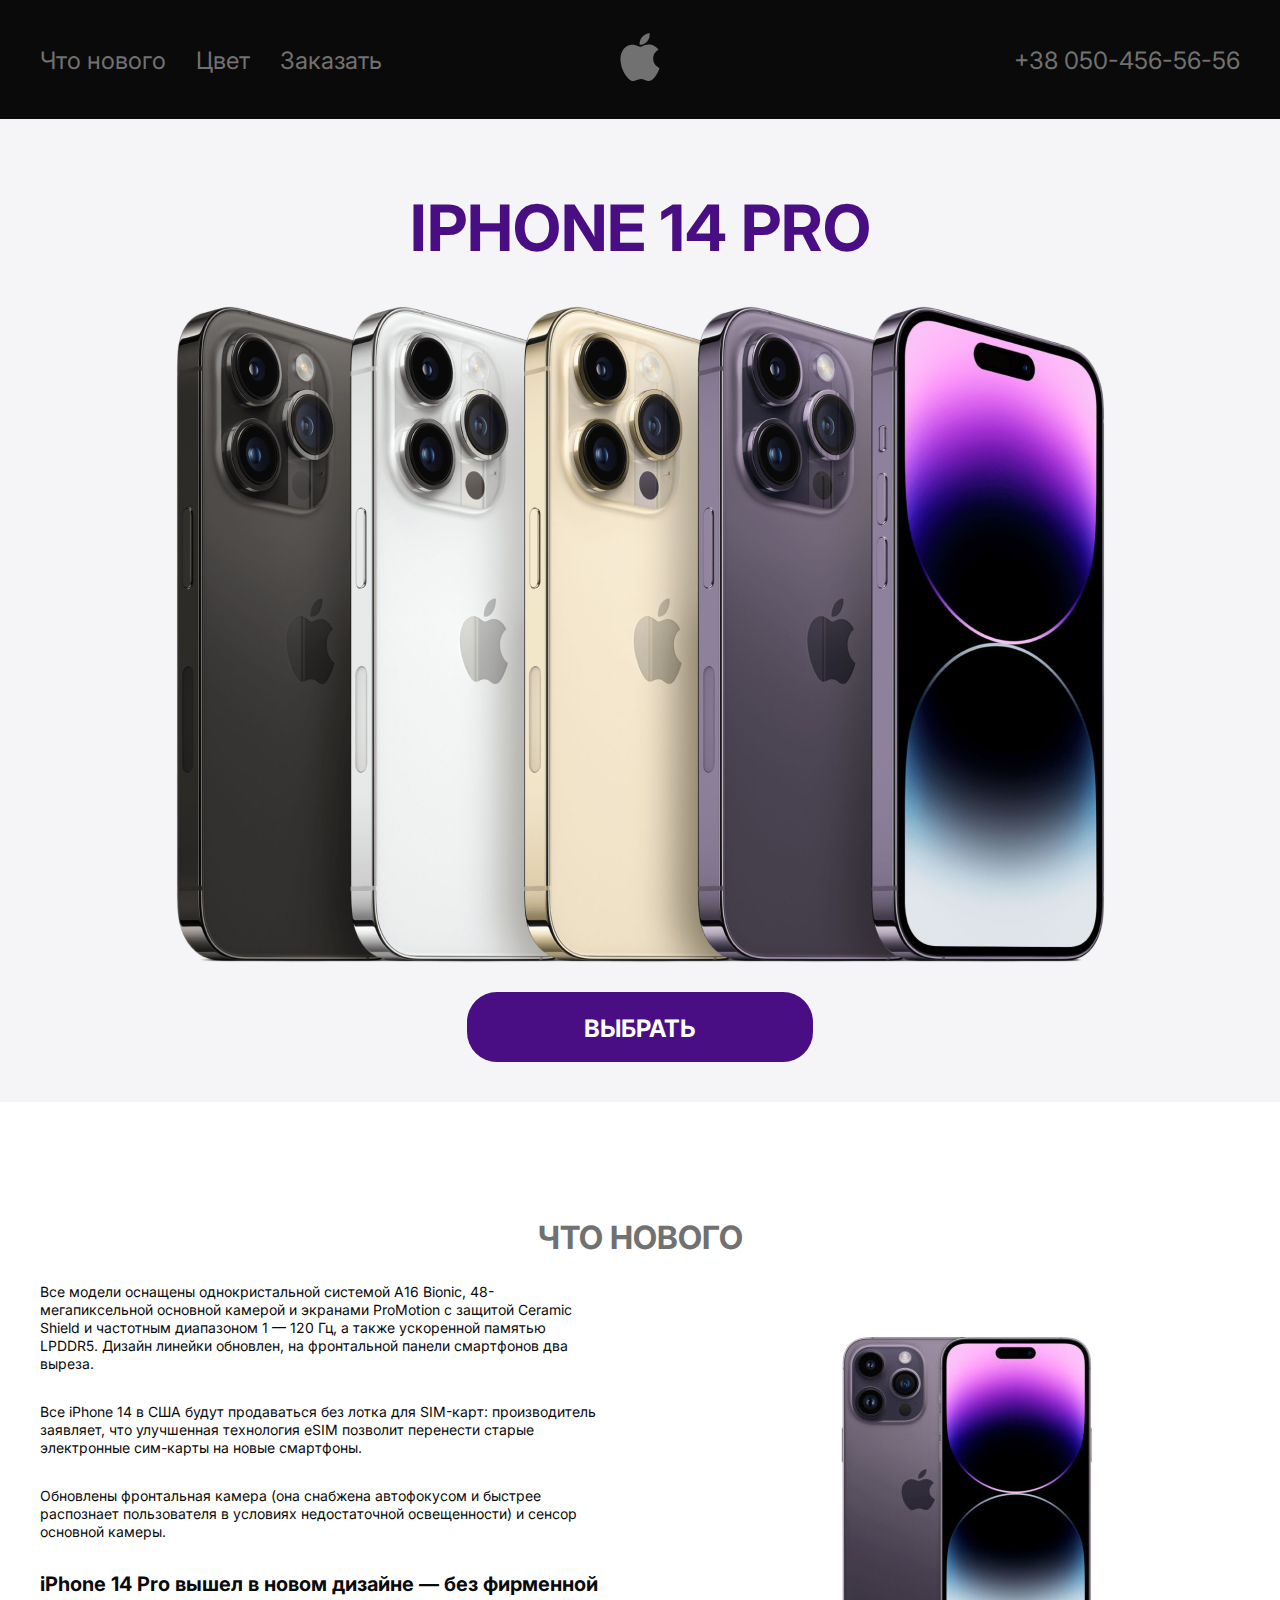
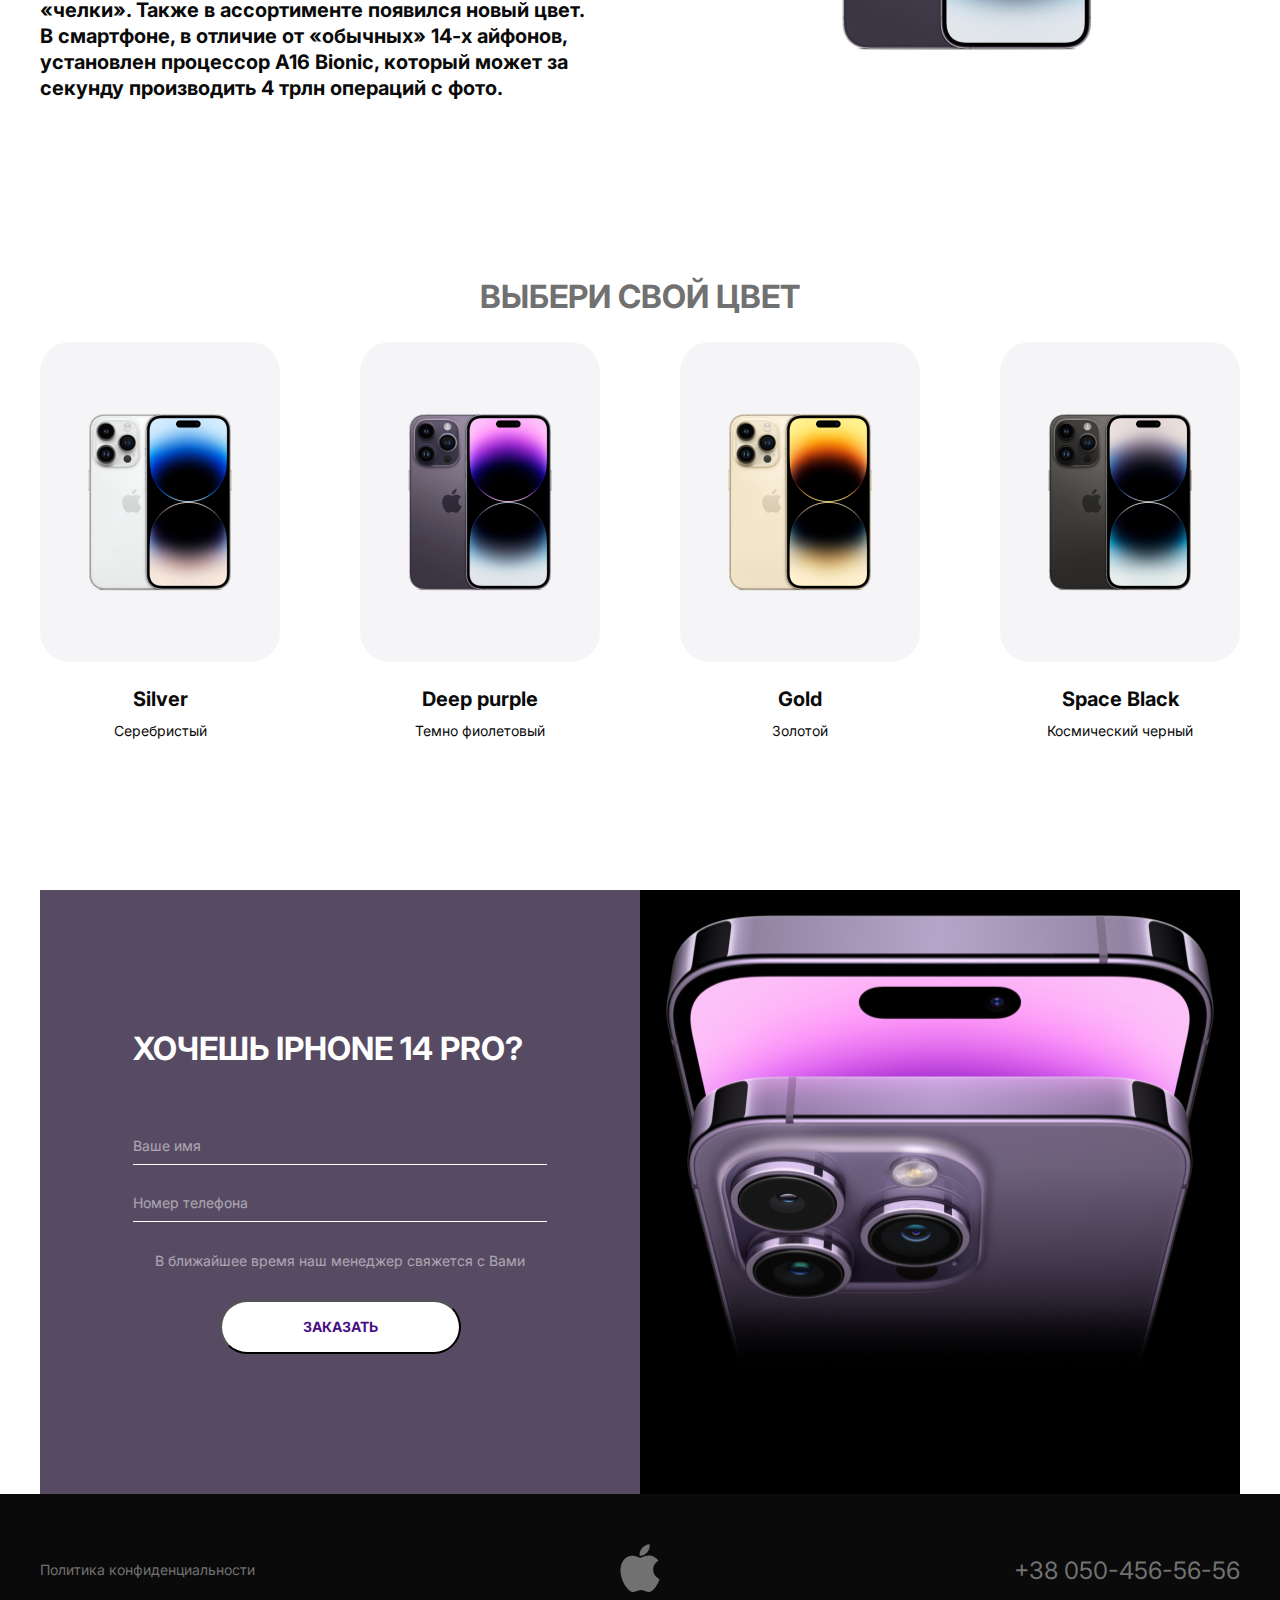
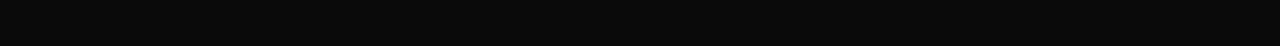
<file: IPhone/index.html>
<!DOCTYPE html>
<html lang="en">
	<head>
		<meta charset="UTF-8" />
		<meta http-equiv="X-UA-Compatible" content="IE=edge" />
		<meta name="viewport" content="width=device-width, initial-scale=1.0" />
		<link rel="preconnect" href="https://fonts.googleapis.com" />
		<link rel="preconnect" href="https://fonts.gstatic.com" crossorigin />
		<link
			href="https://fonts.googleapis.com/css2?family=Inter:wght@400;700&family=Lato:wght@300;400;700&family=Open+Sans:wght@300;400;500&display=swap"
			rel="stylesheet"
		/>
		<link rel="stylesheet" href="css/normalize.css" />
		<link rel="stylesheet" href="css/style.css" />
		<title>IPhone 14 Pro</title>
	</head>
	<body>
		<header class="header">
			<div class="container">
				<nav class="nav">
					<button class="menu-btn" type="button">
						<span class="btn-line"></span>
						<span class="btn-line"></span>
						<span class="btn-line"></span>
						<span class="btn-line"></span>
					</button>
					<ul class="menu">
						<li class="menu-item">
							<a class="menu-link" href="#">Что нового</a>
						</li>
						<li class="menu-item">
							<a class="menu-link" href="#">Цвет</a>
						</li>
						<li class="menu-item">
							<a class="menu-link" href="#">Заказать</a>
						</li>
					</ul>

					<a class="logo">
						<img class="logo-img" src="images/logo.svg" alt="Logo" />
					</a>

					<a class="phone" href="tel:380504565656">+38 050-456-56-56</a>
				</nav>
			</div>
		</header>

		<main class="main">
			<section class="headline">
				<div class="container">
					<h1 class="headline-title">IPHONE 14 PRO</h1>
					<img class="headline-img" src="images/iphones.png" alt="IPHONE'S" />
					<a class="headline-btn" href="#">ВЫБРАТЬ</a>
				</div>
			</section>

			<section class="new">
				<div class="container">
					<h2 class="new-title">ЧТО НОВОГО</h2>
					<div class="new-info">
						<div class="new-text">
							<p>
								Все модели оснащены однокристальной системой A16 Bionic,
								48-мегапиксельной основной камерой и экранами ProMotion с
								защитой Ceramic Shield и частотным диапазоном 1 — 120 Гц, а
								также ускоренной памятью LPDDR5. Дизайн линейки обновлен, на
								фронтальной панели смартфонов два выреза.
							</p>
							<p>
								Все iPhone 14 в США будут продаваться без лотка для SIM-карт:
								производитель заявляет, что улучшенная технология eSIM позволит
								перенести старые электронные сим-карты на новые смартфоны.
							</p>
							<p>
								Обновлены фронтальная камера (она снабжена автофокусом и быстрее
								распознает пользователя в условиях недостаточной освещенности) и
								сенсор основной камеры.
							</p>
							<b
								>iPhone 14 Pro вышел в новом дизайне — без фирменной «челки».
								Также в ассортименте появился новый цвет. В смартфоне, в отличие
								от «обычных» 14-х айфонов, установлен процессор A16 Bionic,
								который может за секунду производить 4 трлн операций с фото.</b
							>
						</div>
						<img
							class="new-img"
							src="images/iphone-news.jpg"
							alt="New Iphone"
						/>
					</div>
				</div>
			</section>

			<section class="color">
				<div class="container">
					<h2 class="color-title">ВЫБЕРИ СВОЙ ЦВЕТ</h2>
					<ul class="color-list">
						<li class="color-item">
							<img src="images/color-1.jpg" alt="Iphone-1" />
							<h3 class="color-subtitle">Silver</h3>
							<p class="color-text">Серебристый</p>
						</li>
						<li class="color-item">
							<img src="images/color-2.jpg" alt="Iphone-2" />
							<h3 class="color-subtitle">Deep purple</h3>
							<p class="color-text">Темно фиолетовый</p>
						</li>
						<li class="color-item">
							<img src="images/color-3.jpg" alt="Iphone-3" />
							<h3 class="color-subtitle">Gold</h3>
							<p class="color-text">Золотой</p>
						</li>
						<li class="color-item">
							<img src="images/color-4.jpg" alt="Iphone-4" />
							<h3 class="color-subtitle">Space Black</h3>
							<p class="color-text">Космический черный</p>
						</li>
					</ul>
				</div>
			</section>

			<section class="contacts">
				<div class="container">
					<div class="contacts-inner">
						<form action="#" class="contacts-form">
							<h3 class="contacts-title">ХОЧЕШЬ IPHONE 14 PRO?</h3>
							<input
								type="text"
								class="contacts-input"
								placeholder="Ваше имя"
							/>
							<input
								type="tel"
								class="contacts-input"
								placeholder="Номер телефона"
							/>
							<p class="contacts-text">
								В ближайшее время наш менеджер свяжется с Вами
							</p>
							<button type="submit" class="contacts-button">ЗАКАЗАТЬ</button>
						</form>
						<img class="contacts-img" src="images/contacts.jpg" alt="Iphone" />
					</div>
				</div>
			</section>
		</main>
		<footer class="footer">
			<div class="container">
				<div class="footer-inner">
					<a href="#" class="footer-link">Политика конфиденциальности</a>

					<a class="logo">
						<img class="logo-img" src="images/logo.svg" alt="Logo" />
					</a>

					<a class="phone" href="tel:380504565656">+38 050-456-56-56</a>
				</div>
			</div>
		</footer>

		<script src="js/main.js"></script>
	</body>
</html>
</file>
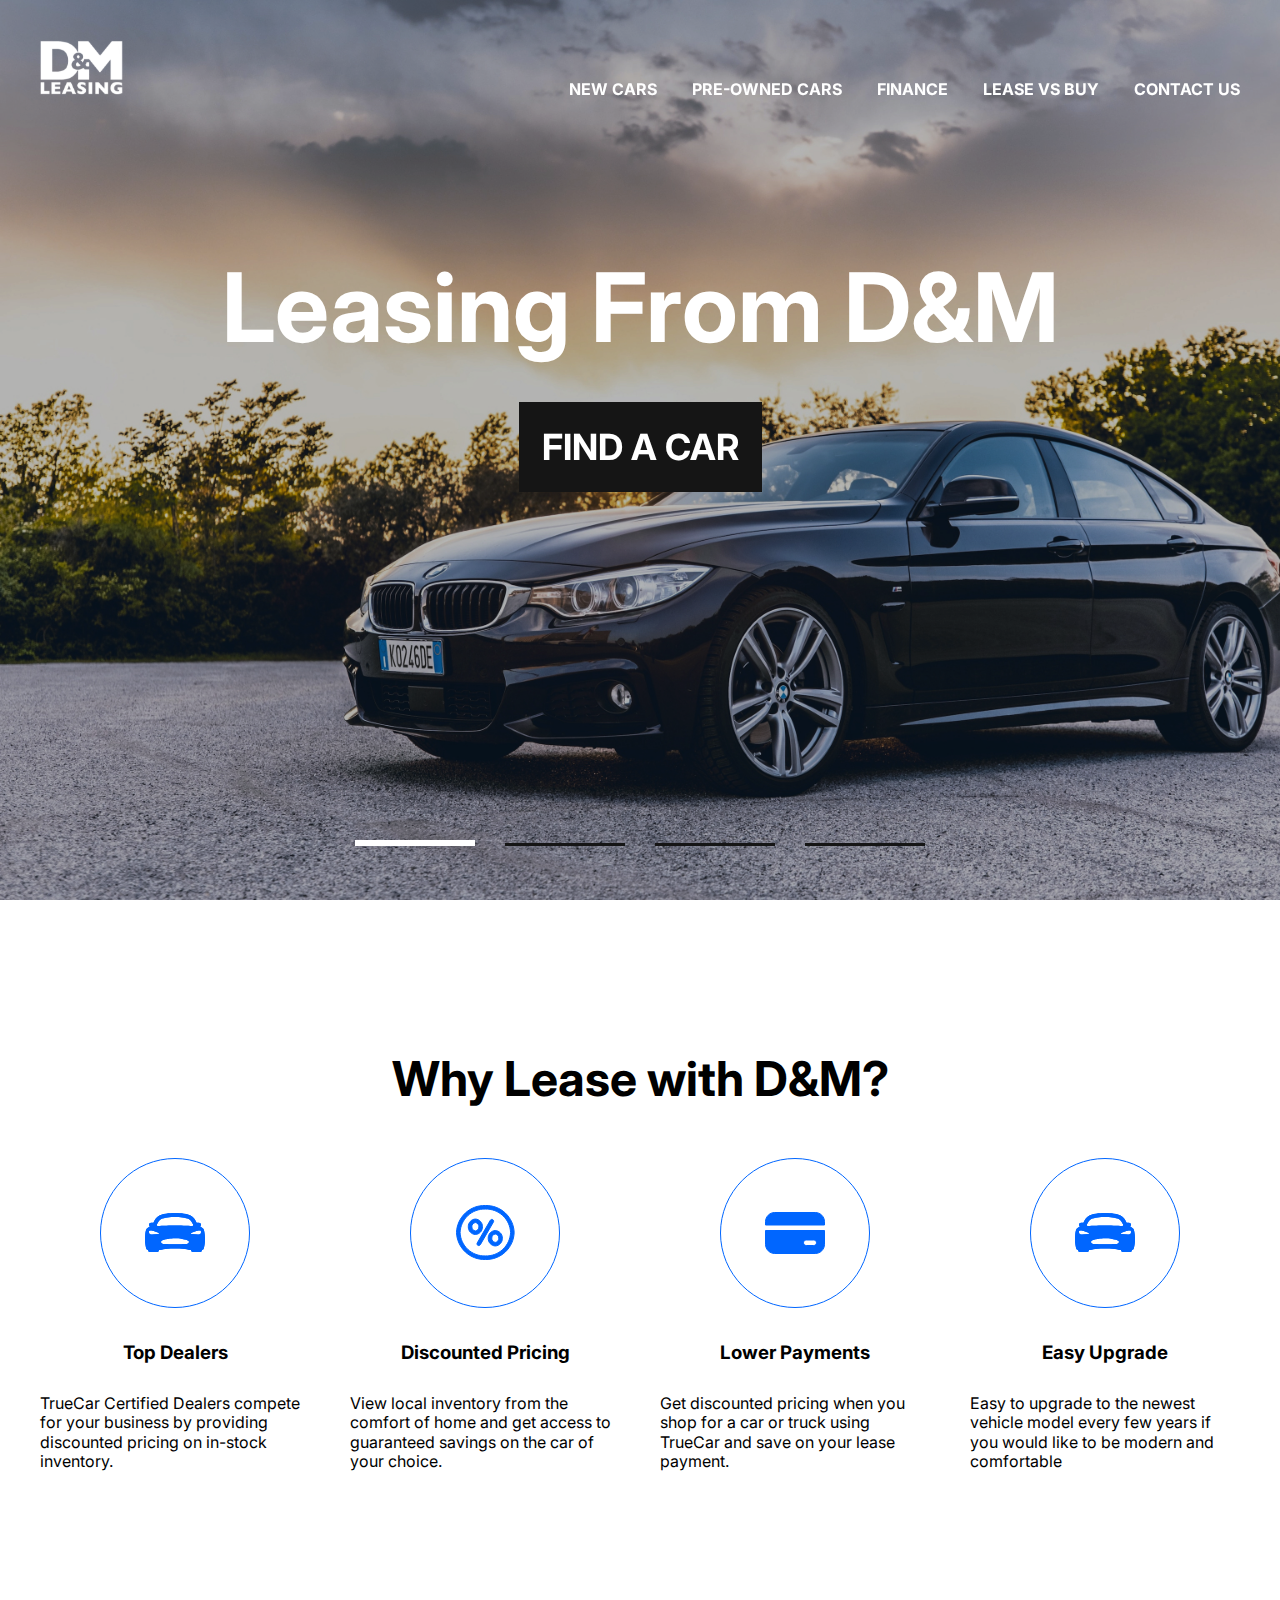
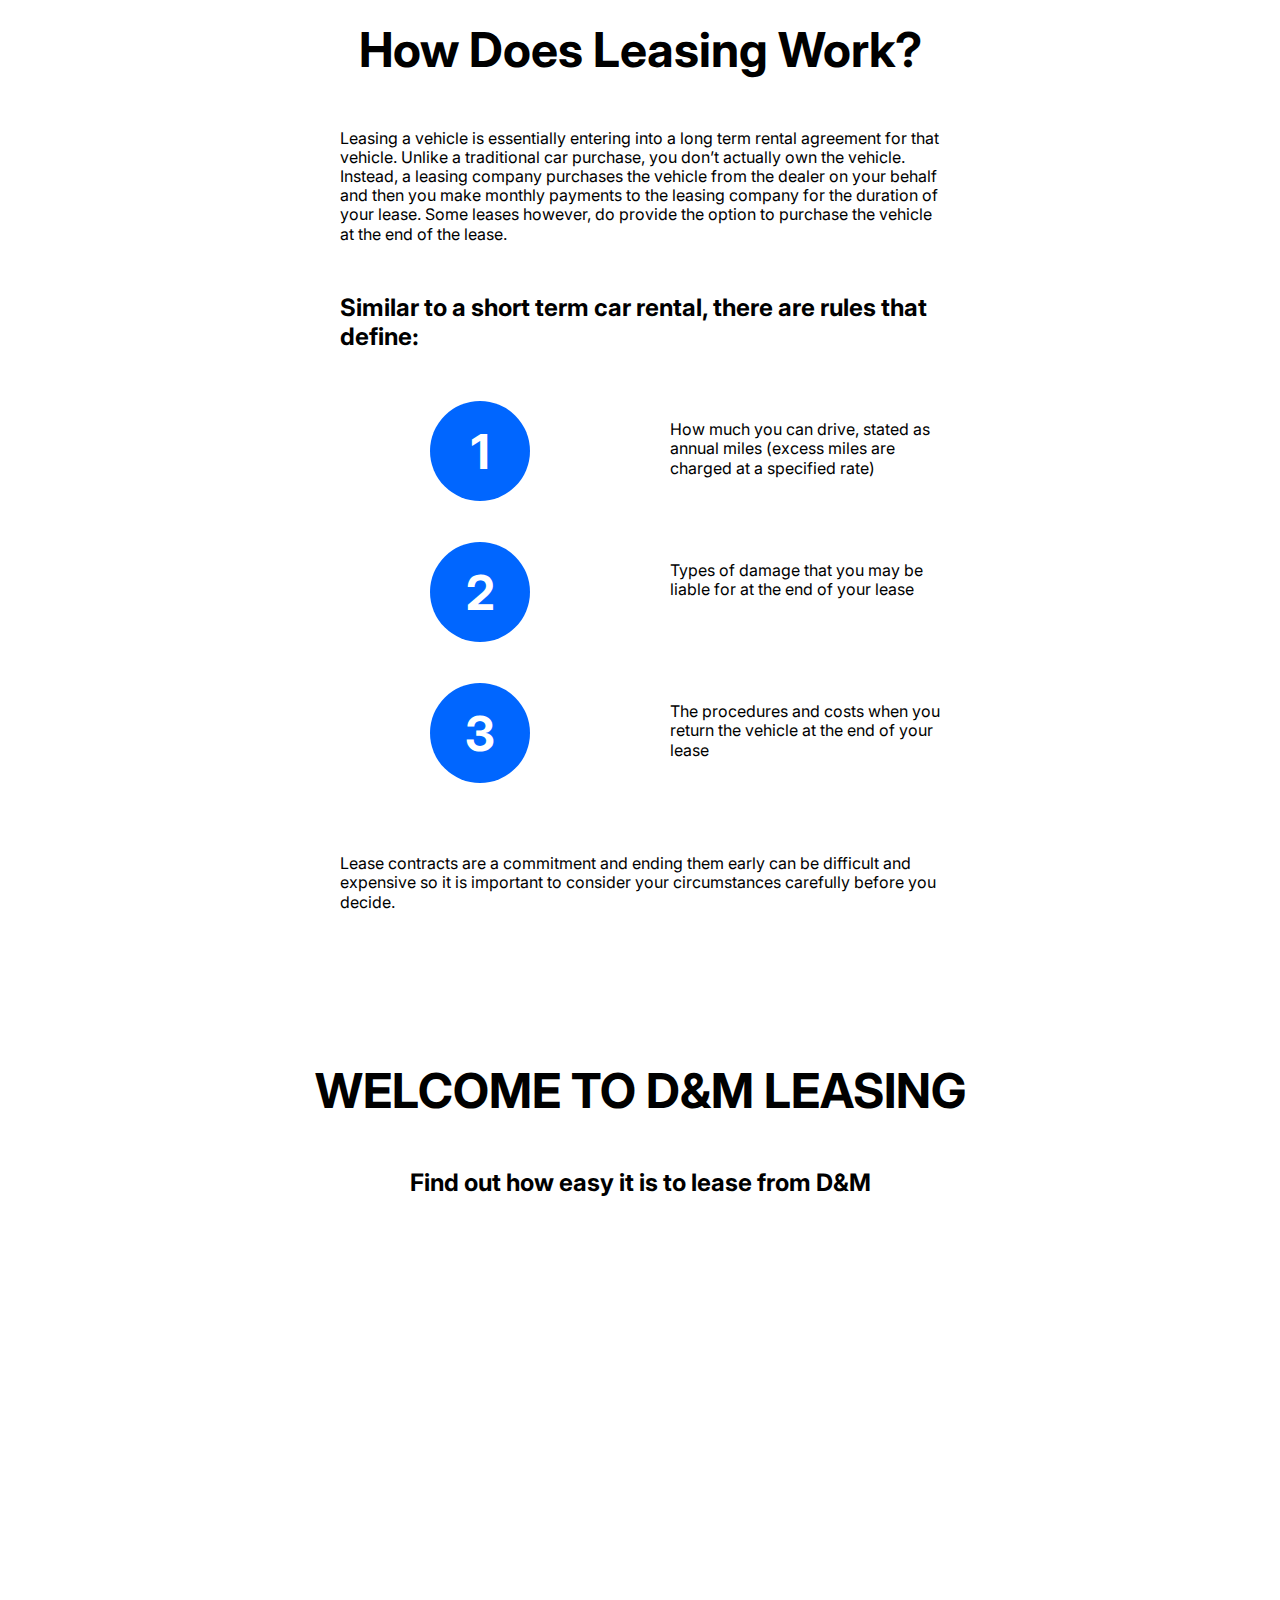
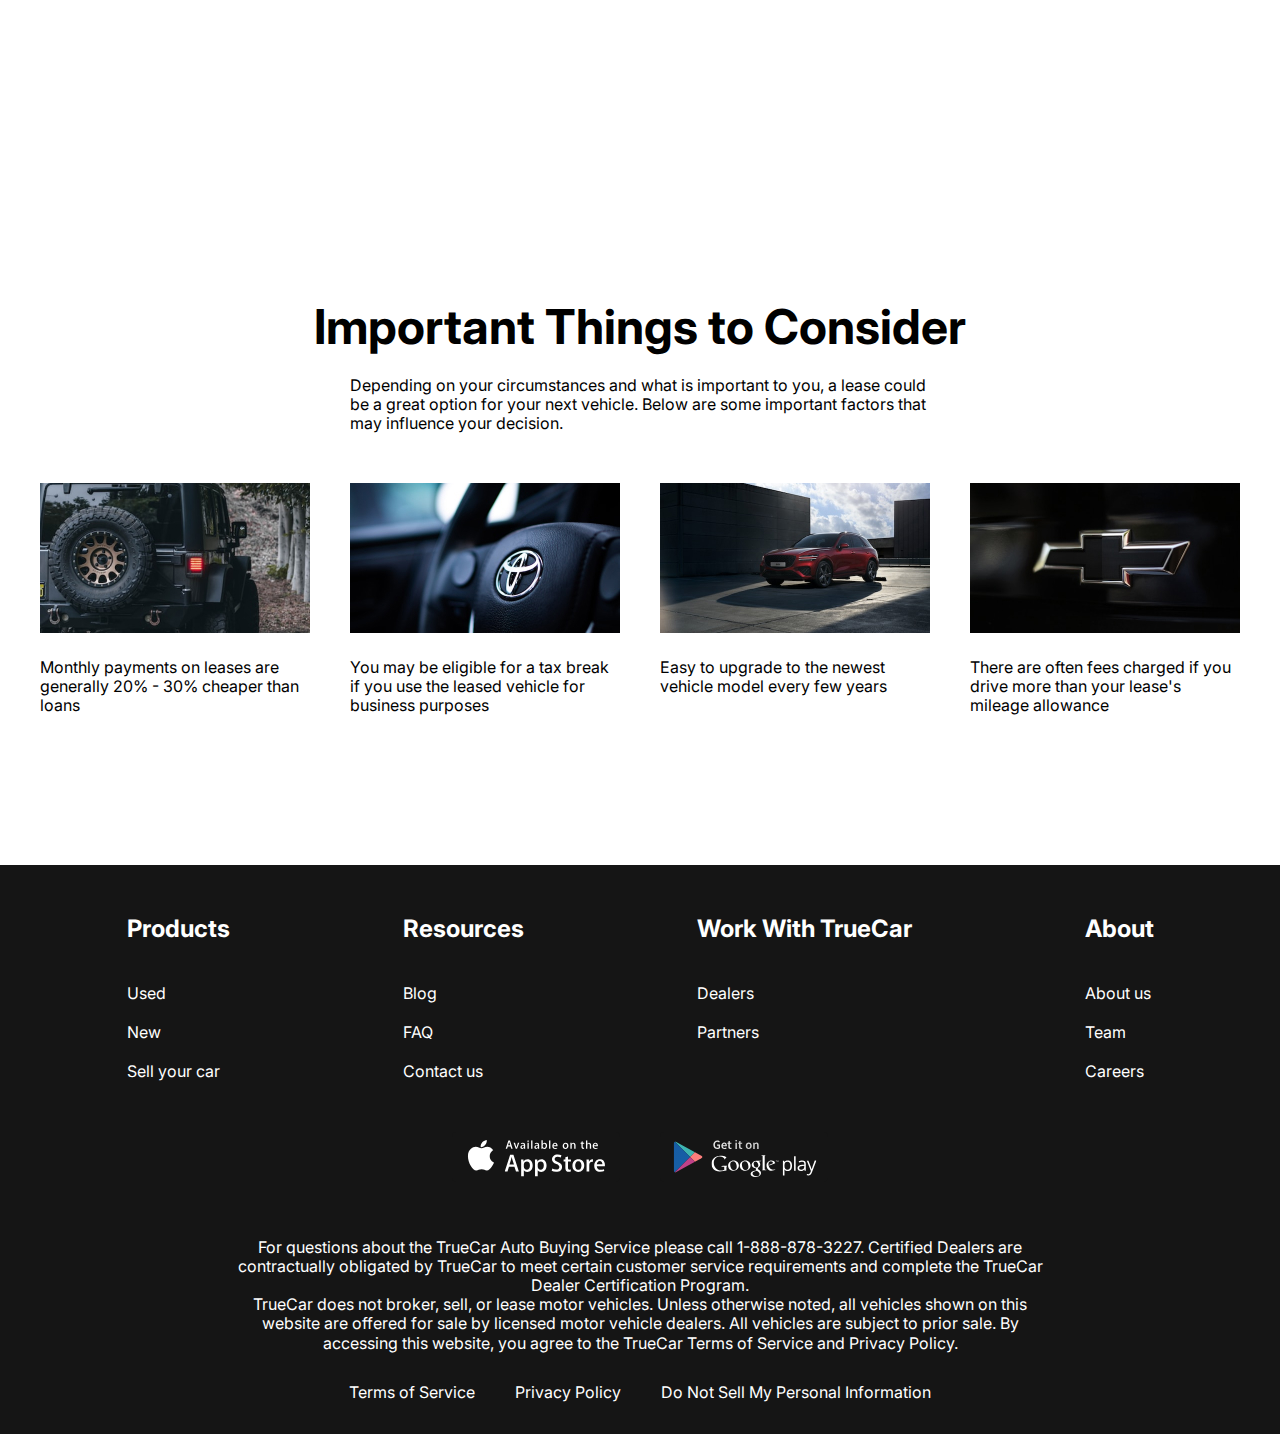
<file: leasing-cars/index.html>
<!DOCTYPE html>
<html lang="en">

<head>
	<meta charset="UTF-8" />
	<meta name="viewport" content="width=device-width, initial-scale=1.0" />
	<title>Lease cars</title>
	<link rel="preconnect" href="https://fonts.googleapis.com" />
	<link rel="preconnect" href="https://fonts.gstatic.com" crossorigin />
	<link
		href="https://fonts.googleapis.com/css2?family=Inter:wght@400;700&family=Open+Sans:ital,wght@0,400;0,700;1,800&display=swap"
		rel="stylesheet" />
	<link rel="stylesheet" href="https://cdn.jsdelivr.net/npm/swiper@11/swiper-bundle.min.css" />
	<link rel="stylesheet" href="css/style.css" />
</head>

<body>
	<div class="wrapper">
		<header class="header header-main">
			<div class="container">
				<div class="header__inner">
					<a href="index.html" class="logo">
						<img src="images/logo.svg" alt="Logo" />
					</a>

					<nav class="menu">
						<button class="menu__btn">
							<span></span>
							<span></span>
							<span></span>
						</button>
						<ul class="menu__list">
							<li class="menu__item">
								<a href="new-cars.html" class="menu__list-link">NEW CARS</a>
							</li>
							<li class="menu__item">
								<a href="#" class="menu__list-link">PRE-OWNED CARS</a>
							</li>
							<li class="menu__item">
								<a href="#" class="menu__list-link">FINANCE</a>
							</li>
							<li class="menu__item">
								<a href="#" class="menu__list-link">LEASE VS BUY</a>
							</li>
							<li class="menu__item">
								<a href="contacts.html" class="menu__list-link">CONTACT US</a>
							</li>
						</ul>
					</nav>
				</div>
			</div>
		</header>

		<main class="main">
			<section class="top">
				<div class="container">
					<h1 class="top__title">Leasing From D&M</h1>
				</div>
				<a href="new-cars.html" class="top__link">FIND A CAR</a>
			</section>
			<div class="slider">
				<div class="swiper">
					<div class="swiper-wrapper">
						<div class="swiper-slide" style="background: url(images/slide-1.jpg);"></div>
						<div class="swiper-slide" style="background: url(images/slide-2.jpg);"></div>
						<div class="swiper-slide" style="background: url(images/slide-1.jpg);"></div>
						<div class="swiper-slide" style="background: url(images/slide-2.jpg);"></div>
					</div>
					<div class="swiper-pagination"></div>
				</div>
			</div>

			<section class="why-lease">
				<div class="container">
					<h2 class="section__title">
						Why Lease with D&M?
					</h2>
					<ul class="why-lease__list">
						<li class="why-lease__item">
							<img src="images/why-lease-1.svg" alt="Icon" class="why-lease__item-img">
							<h3 class="why-lease__item-title">
								Top Dealers
							</h3>
							<p class="why-lease__title-text">
								TrueCar Certified Dealers compete for your business by providing discounted pricing on
								in-stock inventory.
							</p>
						</li>
						<li class="why-lease__item">
							<img src="images/why-lease-2.svg" alt="Icon" class="why-lease__item-img">
							<h3 class="why-lease__item-title">
								Discounted Pricing
							</h3>
							<p class="why-lease__title-text">
								View local inventory from the comfort of home and get access to guaranteed savings on
								the car of your choice.
							</p>
						</li>
						<li class="why-lease__item">
							<img src="images/why-lease-3.svg" alt="Icon" class="why-lease__item-img">
							<h3 class="why-lease__item-title">
								Lower Payments
							</h3>
							<p class="why-lease__title-text">
								Get discounted pricing when you shop for a car or truck using TrueCar and save on your
								lease payment.
							</p>
						</li>
						<li class="why-lease__item">
							<img src="images/why-lease-1.svg" alt="Icon" class="why-lease__item-img">
							<h3 class="why-lease__item-title">
								Easy Upgrade
							</h3>
							<p class="why-lease__title-text">
								Easy to upgrade to the newest vehicle model every few years if you would like to be
								modern and comfortable
							</p>
						</li>
					</ul>
				</div>
			</section>

			<section class="how-does">
				<div class="container">
					<div class="how-does__inner">
						<h2 class="section__title">
							How Does Leasing Work?
						</h2>
						<p class="how-does__text">
							Leasing a vehicle is essentially entering into a long term rental agreement for that
							vehicle. Unlike a traditional car
							purchase, you don’t actually own the vehicle. Instead, a leasing company purchases the
							vehicle from the dealer on your
							behalf and then you make monthly payments to the leasing company for the duration of your
							lease. Some leases however, do
							provide the option to purchase the vehicle at the end of the lease.
						</p>
						<h4 class="how-does__subtitle">
							Similar to a short term car rental, there are rules that define:
						</h4>
						<ol class="how-does__list">
							<li class="how-does__item">
								How much you can drive, stated as annual miles (excess miles are charged at a specified
								rate)
							</li>
							<li class="how-does__item">
								Types of damage that you may be liable for at the end of your lease
							</li>
							<li class="how-does__item">
								The procedures and costs when you return the vehicle at the end of your lease
							</li>
						</ol>
						<p class="how-does__text">
							Lease contracts are a commitment and ending them early can be difficult and expensive so it
							is important to consider
							your circumstances carefully before you decide.
						</p>
					</div>
				</div>
			</section>

			<section class="video">
				<div class="container">
					<h2 class="section__title vide__title">
						WELCOME TO D&M LEASING
					</h2>
					<p class="video__text">
						Find out how easy it is to lease from D&M
					</p>
					<iframe class="video__content" width="1000" height="500"
						src="https://www.youtube.com/embed/o6WxMnnBmew?si=dLFUVBFEwNUvhRj2&amp;controls=0"
						title="YouTube video player" frameborder="0"
						allow="accelerometer; autoplay; clipboard-write; encrypted-media; gyroscope; picture-in-picture; web-share"
						allowfullscreen></iframe>
				</div>
			</section>

			<section class="important">
				<div class="container">
					<h2 class="section__title important__title">
						Important Things to Consider
					</h2>
					<p class="important__text">
						Depending on your circumstances and what is important to you, a lease could be a great option
						for your next vehicle.
						Below are some important factors that may influence your decision.
					</p>
					<ul class="important__list">
						<li class="important__item">
							<img src="images/imp-1.jpg" alt="" class="important__item-img">
							<p class="important__item-text">
								Monthly payments on leases are generally 20% - 30% cheaper than loans
							</p>
						</li>
						<li class="important__item">
							<img src="images/imp-2.jpg" alt="" class="important__item-img">
							<p class="important__item-text">
								You may be eligible for a tax break if you use the leased vehicle for business purposes
							</p>
						</li>
						<li class="important__item">
							<img src="images/imp-3.jpg" alt="" class="important__item-img">
							<p class="important__item-text">
								Easy to upgrade to the newest vehicle model every few years
							</p>
						</li>
						<li class="important__item">
							<img src="images/imp-4.jpg" alt="" class="important__item-img">
							<p class="important__item-text">
								There are often fees charged if you drive more than your lease's mileage allowance
							</p>
						</li>
					</ul>
				</div>
			</section>
		</main>

		<footer class="footer">
			<div class="container">
				<nav class="footer__menu">
					<ul class="footer__menu-list">
						<li class="footer__menu-item">
							<p class="footer__menu-title">Products</p>
						</li>
						<li class="footer__menu-item">
							<a href="#" class="footer__menu-link">Used</a>
						</li>
						<li class="footer__menu-item">
							<a href="#" class="footer__menu-link">New</a>
						</li>
						<li class="footer__menu-item">
							<a href="#" class="footer__menu-link">Sell your car</a>
						</li>
					</ul>
					<ul class="footer__menu-list">
						<li class="footer__menu-item">
							<p class="footer__menu-title">Resources</p>
						</li>
						<li class="footer__menu-item">
							<a href="#" class="footer__menu-link">Blog</a>
						</li>
						<li class="footer__menu-item">
							<a href="#" class="footer__menu-link">FAQ</a>
						</li>
						<li class="footer__menu-item">
							<a href="#" class="footer__menu-link">Contact us</a>
						</li>
					</ul>
					<ul class="footer__menu-list">
						<li class="footer__menu-item">
							<p class="footer__menu-title">Work With TrueCar</p>
						</li>
						<li class="footer__menu-item">
							<a href="#" class="footer__menu-link">Dealers</a>
						</li>
						<li class="footer__menu-item">
							<a href="#" class="footer__menu-link">Partners</a>
						</li>
					</ul>
					<ul class="footer__menu-list">
						<li class="footer__menu-item">
							<p class="footer__menu-title">About</p>
						</li>
						<li class="footer__menu-item">
							<a href="#" class="footer__menu-link">About us</a>
						</li>
						<li class="footer__menu-item">
							<a href="#" class="footer__menu-link">Team</a>
						</li>
						<li class="footer__menu-item">
							<a href="#" class="footer__menu-link">Careers</a>
						</li>
					</ul>
				</nav>

				<ul class="app">
					<li class="app__item">
						<a href="#" class="app__item-link">
							<img src="images/appstore.svg" alt="AppStore" class="app__item-img" />
						</a>
					</li>
					<li class="app__item">
						<a href="#" class="app__item-link">
							<img src="images/googleplay.svg" alt="Google Play" class="app__item-img" />
						</a>
					</li>
				</ul>

				<div class="footer__copy">
					<p class="footer__copy-text">
						For questions about the TrueCar Auto Buying Service please call
						1-888-878-3227. Certified Dealers are contractually obligated by
						TrueCar to meet certain customer service requirements and complete
						the TrueCar Dealer Certification Program.
					</p>
					<p class="footer__copy-text">
						TrueCar does not broker, sell, or lease motor vehicles. Unless
						otherwise noted, all vehicles shown on this website are offered
						for sale by licensed motor vehicle dealers. All vehicles are
						subject to prior sale. By accessing this website, you agree to the
						TrueCar Terms of Service and Privacy Policy.
					</p>
				</div>
				<nav class="copy__nav">
					<ul class="copy__nav-list">
						<li class="copy__nav-item">
							<a href="3" class="copy__nav-link">Terms of Service</a>
						</li>
						<li class="copy__nav-item">
							<a href="3" class="copy__nav-link">Privacy Policy</a>
						</li>
						<li class="copy__nav-item">
							<a href="3" class="copy__nav-link">Do Not Sell My Personal Information</a>
						</li>
					</ul>
				</nav>
			</div>
		</footer>
	</div>

	<script src="https://cdn.jsdelivr.net/npm/swiper@11/swiper-bundle.min.js"></script>
	<script src="js/main.js"></script>
</body>

</html>
</file>
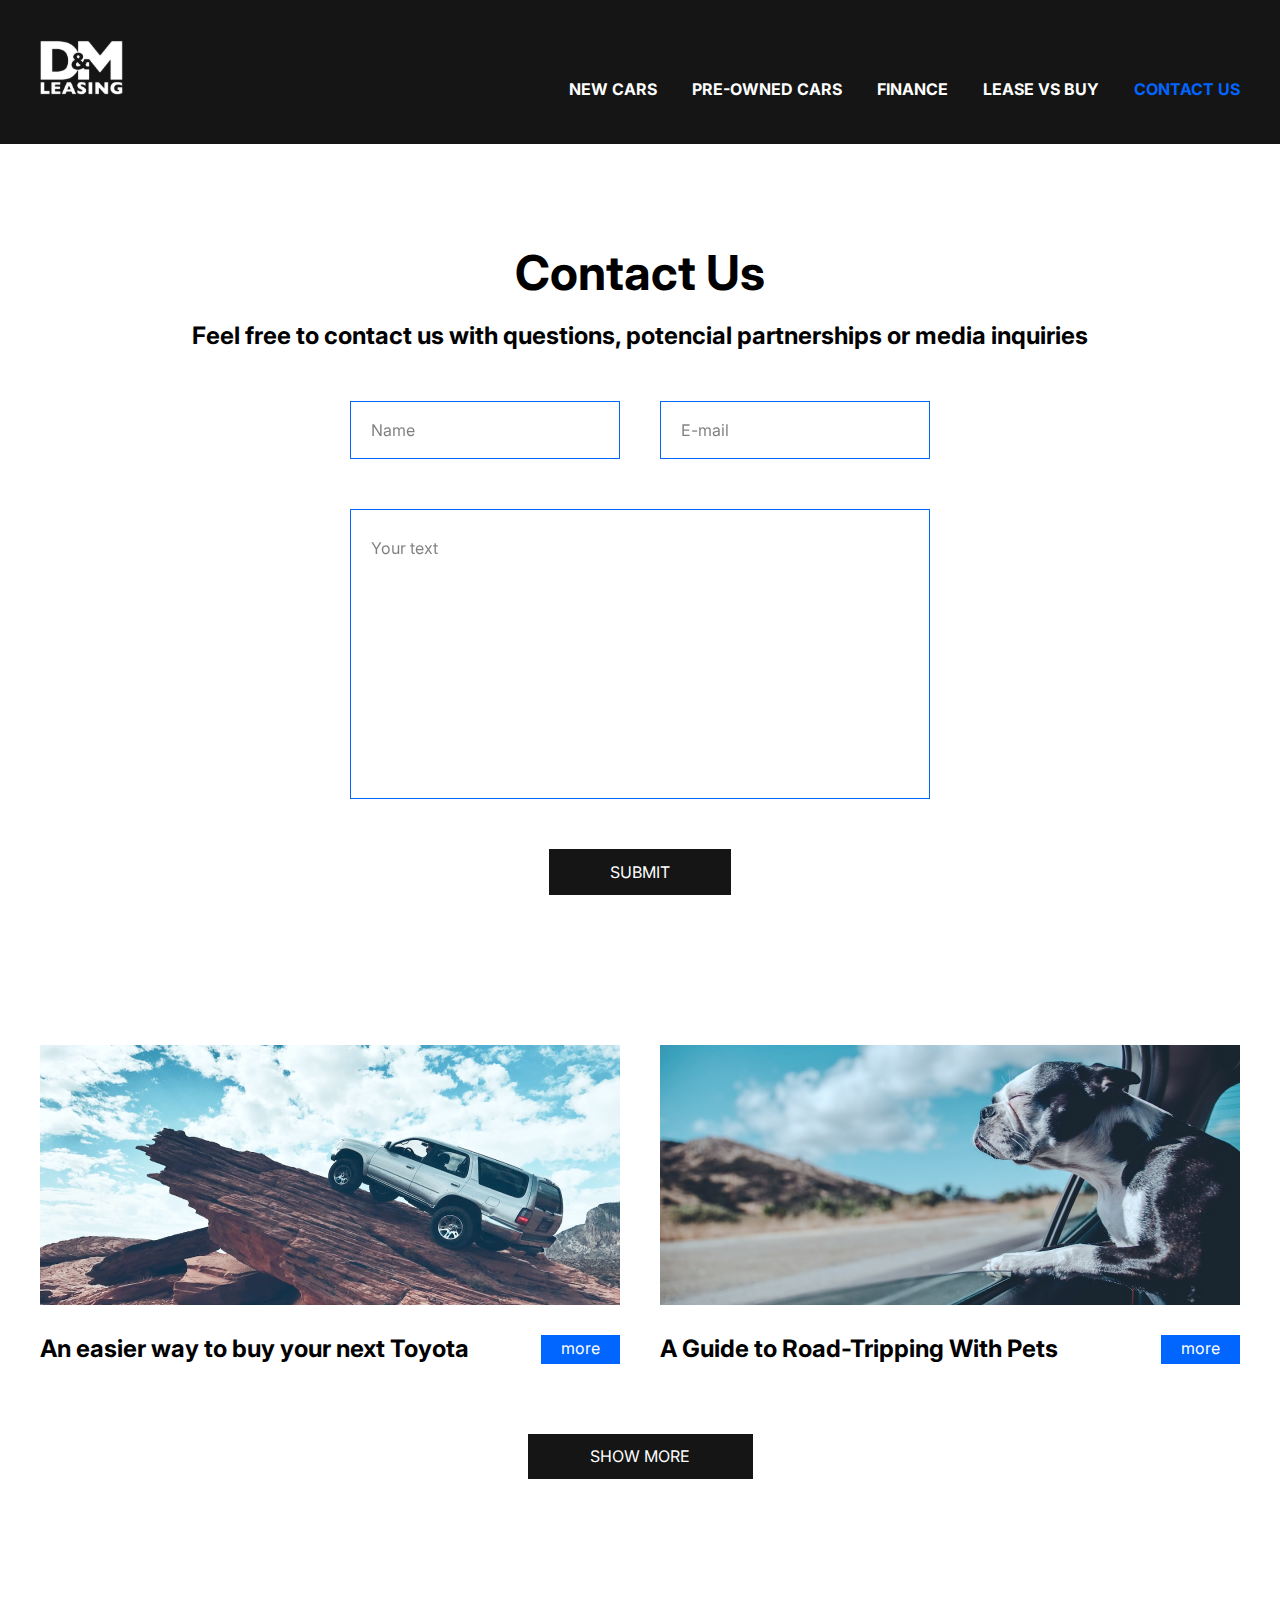
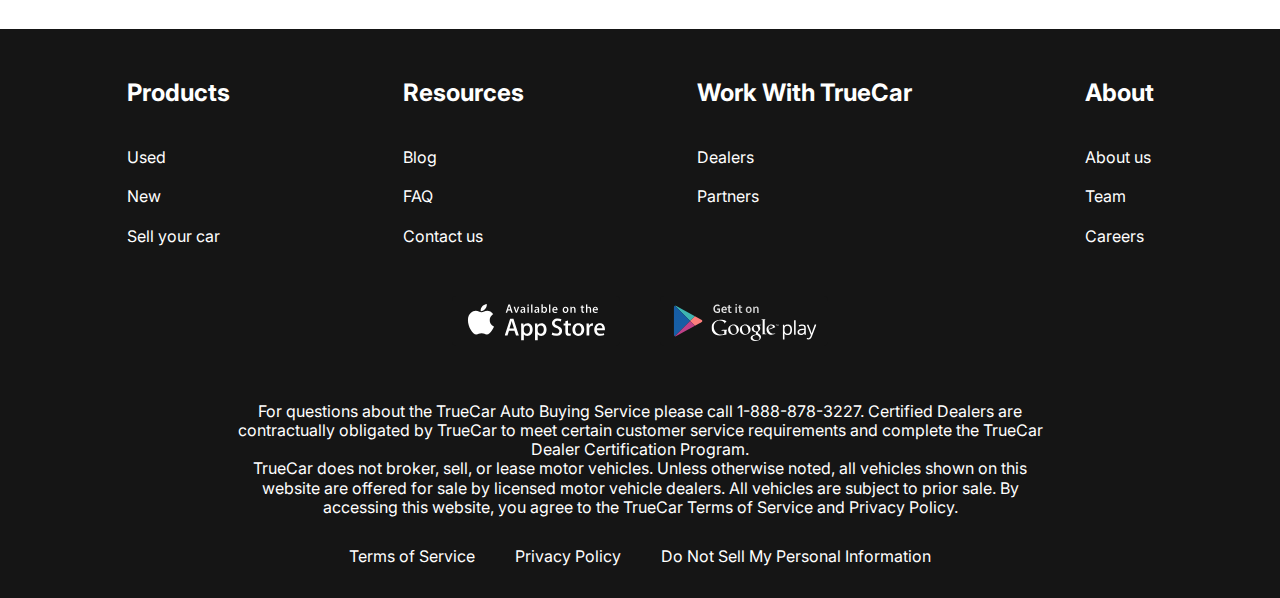
<file: leasing-cars/contacts.html>
<!DOCTYPE html>
<html lang="en">

<head>
	<meta charset="UTF-8" />
	<meta name="viewport" content="width=device-width, initial-scale=1.0" />
	<title>Lease cars</title>
	<link rel="preconnect" href="https://fonts.googleapis.com" />
	<link rel="preconnect" href="https://fonts.gstatic.com" crossorigin />
	<link
		href="https://fonts.googleapis.com/css2?family=Inter:wght@400;700&family=Open+Sans:ital,wght@0,400;0,700;1,800&display=swap"
		rel="stylesheet" />
	<link rel="stylesheet" href="css/style.css" />
</head>

<body>
	<div class="wrapper">
		<header class="header">
			<div class="container">
				<div class="header__inner">
					<a href="index.html" class="logo">
						<img src="images/logo.svg" alt="Logo" />
					</a>

					<nav class="menu">
						<button class="menu__btn">
							<span></span>
							<span></span>
							<span></span>
						</button>
						<ul class="menu__list">
							<li class="menu__item">
								<a href="new-cars.html" class="menu__list-link">NEW CARS</a>
							</li>
							<li class="menu__item">
								<a href="#" class="menu__list-link">PRE-OWNED CARS</a>
							</li>
							<li class="menu__item">
								<a href="#" class="menu__list-link">FINANCE</a>
							</li>
							<li class="menu__item">
								<a href="#" class="menu__list-link">LEASE VS BUY</a>
							</li>
							<li class="menu__item">
								<a href="contacts.html" class="menu__list-link menu__list-link--active">CONTACT US</a>
							</li>
						</ul>
					</nav>
				</div>
			</div>
		</header>

		<main class="main">
			<section class="contacts">
				<div class="container">
					<h2 class="section__title contacts__title">
						Contact Us
					</h2>
					<p class="contacts__text">
						Feel free to contact us with questions, potencial partnerships or media inquiries
					</p>
					<form action="#" class="form">
						<input type="text" class="form__input" placeholder="Name">
						<input type="email" class="form__input" placeholder="E-mail">
						<textarea class="form__textarea" placeholder="Your text"></textarea>
						<button type="submit" class="form__btn">
							SUBMIT
						</button>
					</form>
				</div>
			</section>

			<section class="blog">
				<div class="container">
					<div class="blog__items">
						<div class="blog__item">
							<img src="images/blog-1.jpg" alt="blog-1" class="blog__item-img">
							<h4 class="blog__item-title">
								An easier way to buy your next Toyota
							</h4>
							<a href="#" class="blog__item-link">
								more
							</a>
						</div>
						<div class="blog__item">
							<img src="images/blog-2.jpg" alt="blog-2" class="blog__item-img">
							<h4 class="blog__item-title">
								A Guide to Road-Tripping With Pets
							</h4>
							<a href="#" class="blog__item-link">
								more
							</a>
						</div>
					</div>
					<a href="#" class="showmore-link">SHOW MORE</a>
				</div>
			</section>
		</main>

		<footer class="footer">
			<div class="container">
				<nav class="footer__menu">
					<ul class="footer__menu-list">
						<li class="footer__menu-item">
							<p class="footer__menu-title">Products</p>
						</li>
						<li class="footer__menu-item">
							<a href="#" class="footer__menu-link">Used</a>
						</li>
						<li class="footer__menu-item">
							<a href="#" class="footer__menu-link">New</a>
						</li>
						<li class="footer__menu-item">
							<a href="#" class="footer__menu-link">Sell your car</a>
						</li>
					</ul>
					<ul class="footer__menu-list">
						<li class="footer__menu-item">
							<p class="footer__menu-title">Resources</p>
						</li>
						<li class="footer__menu-item">
							<a href="#" class="footer__menu-link">Blog</a>
						</li>
						<li class="footer__menu-item">
							<a href="#" class="footer__menu-link">FAQ</a>
						</li>
						<li class="footer__menu-item">
							<a href="#" class="footer__menu-link">Contact us</a>
						</li>
					</ul>
					<ul class="footer__menu-list">
						<li class="footer__menu-item">
							<p class="footer__menu-title">Work With TrueCar</p>
						</li>
						<li class="footer__menu-item">
							<a href="#" class="footer__menu-link">Dealers</a>
						</li>
						<li class="footer__menu-item">
							<a href="#" class="footer__menu-link">Partners</a>
						</li>
					</ul>
					<ul class="footer__menu-list">
						<li class="footer__menu-item">
							<p class="footer__menu-title">About</p>
						</li>
						<li class="footer__menu-item">
							<a href="#" class="footer__menu-link">About us</a>
						</li>
						<li class="footer__menu-item">
							<a href="#" class="footer__menu-link">Team</a>
						</li>
						<li class="footer__menu-item">
							<a href="#" class="footer__menu-link">Careers</a>
						</li>
					</ul>
				</nav>

				<ul class="app">
					<li class="app__item">
						<a href="#" class="app__item-link">
							<img src="images/appstore.svg" alt="AppStore" class="app__item-img" />
						</a>
					</li>
					<li class="app__item">
						<a href="#" class="app__item-link">
							<img src="images/googleplay.svg" alt="Google Play" class="app__item-img" />
						</a>
					</li>
				</ul>

				<div class="footer__copy">
					<p class="footer__copy-text">
						For questions about the TrueCar Auto Buying Service please call
						1-888-878-3227. Certified Dealers are contractually obligated by
						TrueCar to meet certain customer service requirements and complete
						the TrueCar Dealer Certification Program.
					</p>
					<p class="footer__copy-text">
						TrueCar does not broker, sell, or lease motor vehicles. Unless
						otherwise noted, all vehicles shown on this website are offered
						for sale by licensed motor vehicle dealers. All vehicles are
						subject to prior sale. By accessing this website, you agree to the
						TrueCar Terms of Service and Privacy Policy.
					</p>
				</div>
				<nav class="copy__nav">
					<ul class="copy__nav-list">
						<li class="copy__nav-item">
							<a href="3" class="copy__nav-link">Terms of Service</a>
						</li>
						<li class="copy__nav-item">
							<a href="3" class="copy__nav-link">Privacy Policy</a>
						</li>
						<li class="copy__nav-item">
							<a href="3" class="copy__nav-link">Do Not Sell My Personal Information</a>
						</li>
					</ul>
				</nav>
			</div>
		</footer>
	</div>

	<script src="js/main.js"></script>
</body>

</html>
</file>
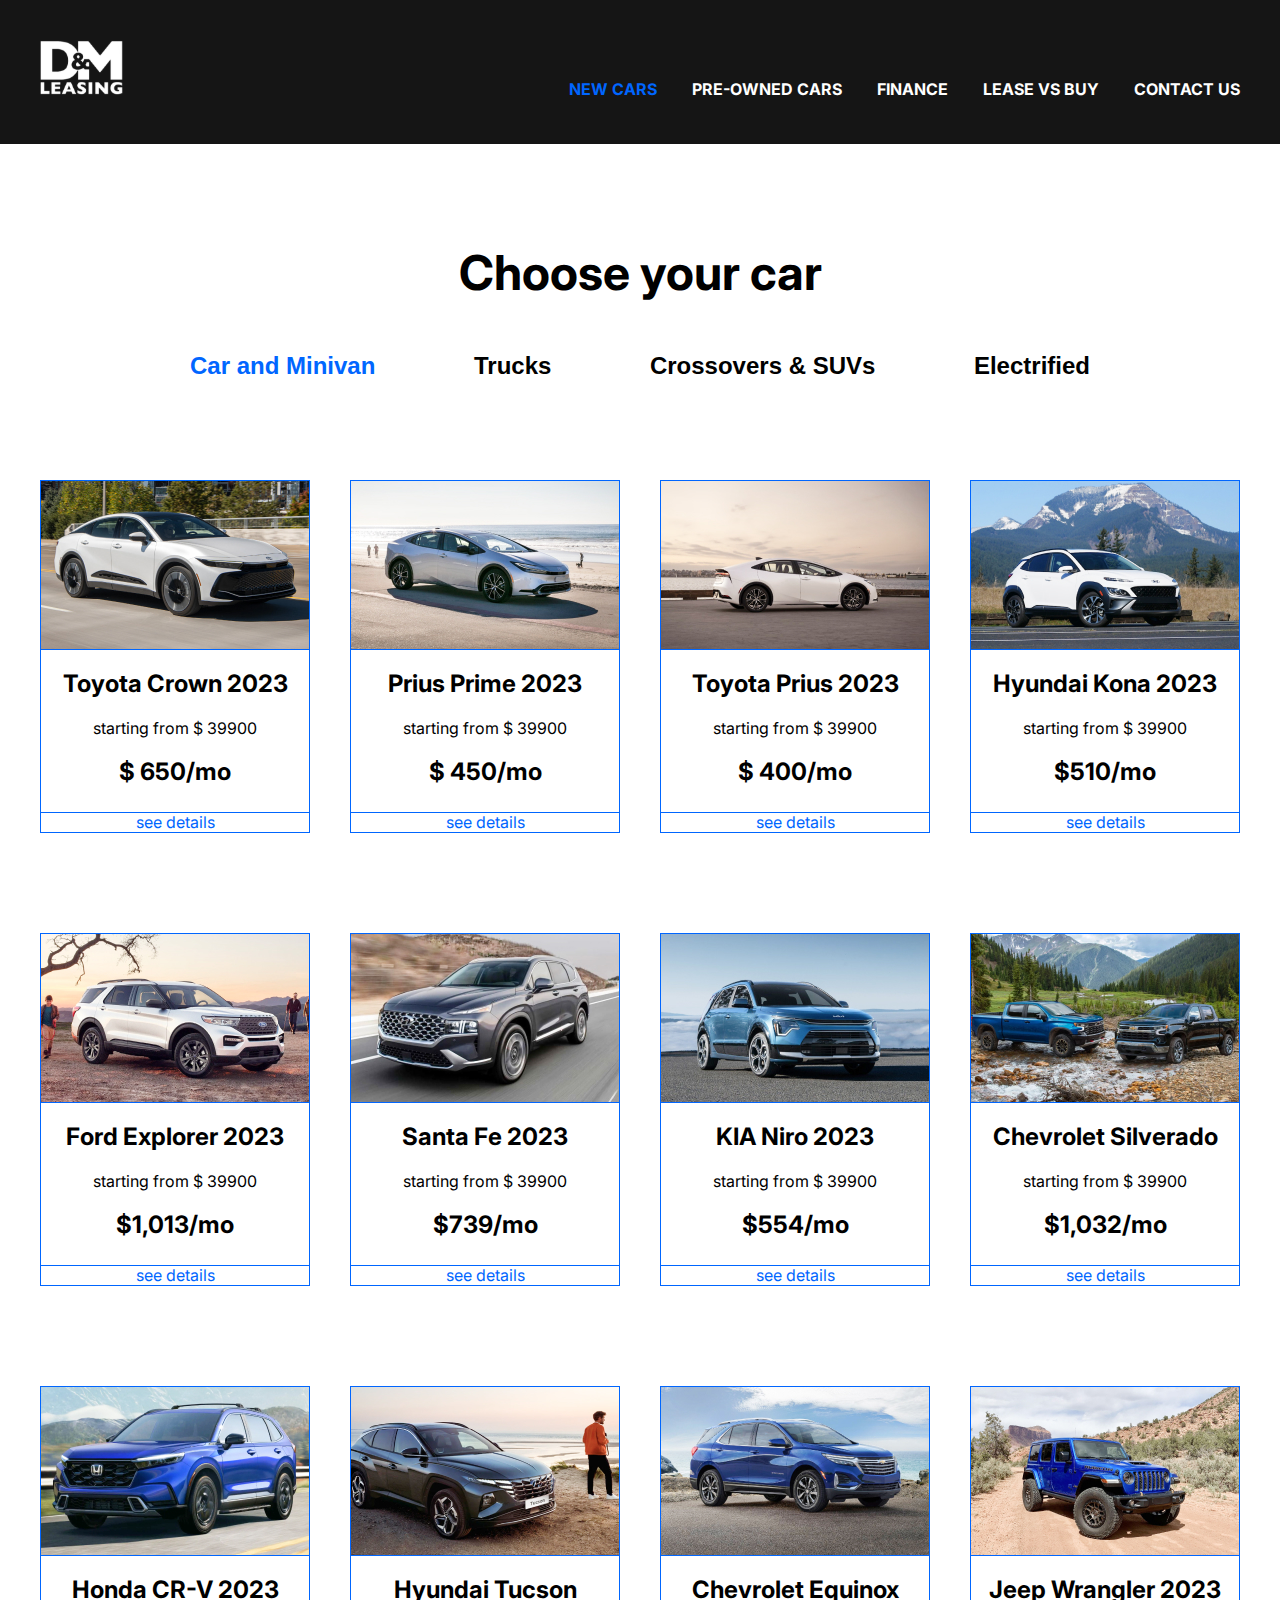
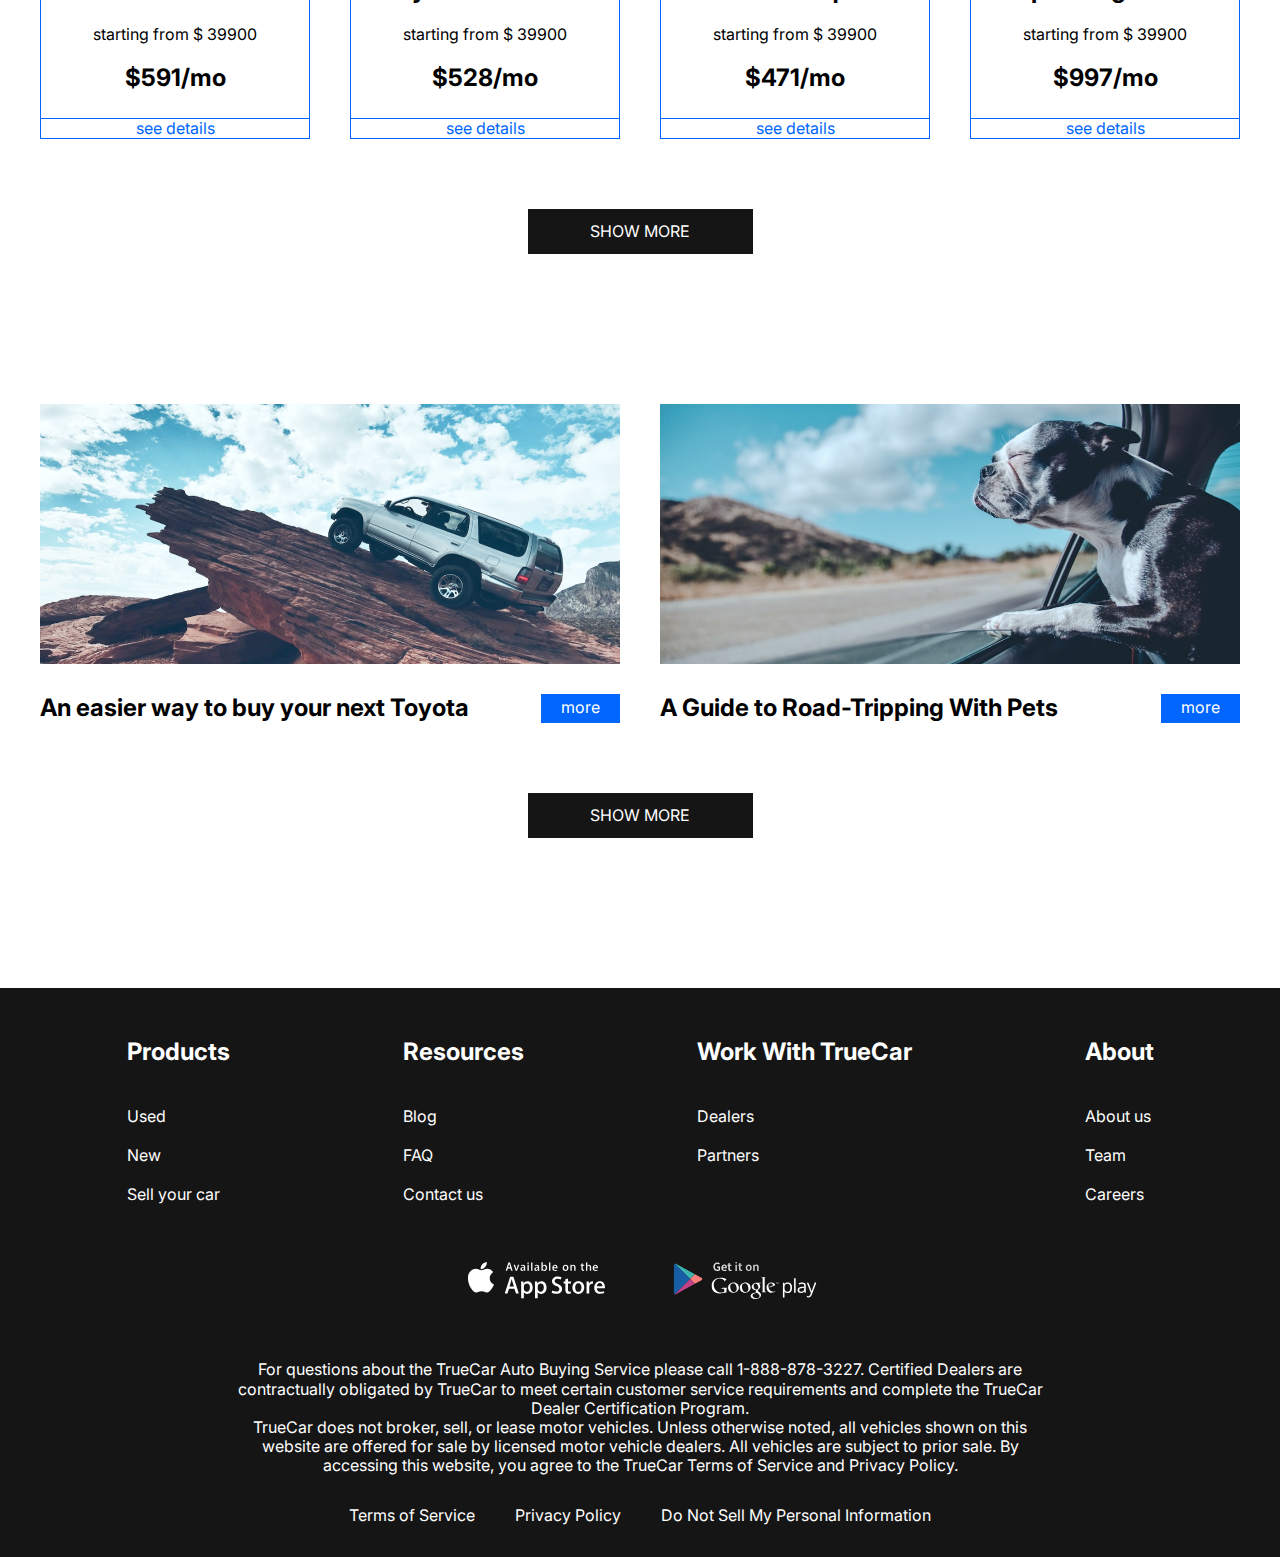
<file: leasing-cars/new-cars.html>
<!DOCTYPE html>
<html lang="en">

<head>
	<meta charset="UTF-8" />
	<meta name="viewport" content="width=device-width, initial-scale=1.0" />
	<title>Lease cars</title>
	<link rel="preconnect" href="https://fonts.googleapis.com" />
	<link rel="preconnect" href="https://fonts.gstatic.com" crossorigin />
	<link
		href="https://fonts.googleapis.com/css2?family=Inter:wght@400;700&family=Open+Sans:ital,wght@0,400;0,700;1,800&display=swap"
		rel="stylesheet" />
	<link rel="stylesheet" href="css/style.css" />
</head>

<body>
	<div class="wrapper">
		<header class="header">
			<div class="container">
				<div class="header__inner">
					<a href="index.html" class="logo">
						<img src="images/logo.svg" alt="Logo" />
					</a>

					<nav class="menu">
						<button class="menu__btn">
							<span></span>
							<span></span>
							<span></span>
						</button>
						<ul class="menu__list">
							<li class="menu__item">
								<a href="new-cars.html" class="menu__list-link menu__list-link--active">NEW CARS</a>
							</li>
							<li class="menu__item">
								<a href="#" class="menu__list-link">PRE-OWNED CARS</a>
							</li>
							<li class="menu__item">
								<a href="#" class="menu__list-link">FINANCE</a>
							</li>
							<li class="menu__item">
								<a href="#" class="menu__list-link">LEASE VS BUY</a>
							</li>
							<li class="menu__item">
								<a href="contacts.html" class="menu__list-link">CONTACT US</a>
							</li>
						</ul>
					</nav>
				</div>
			</div>
		</header>

		<main class="main">
			<section class="choose">
				<div class="container">
					<h2 class="section__title">
						Choose your car
					</h2>
					<div class="tabs">
						<div class="tabs__btn">
							<button class="tabs__btn-item tabs__btn-item--active" data-button="content-1">Car and
								Minivan</button>
							<button class="tabs__btn-item" data-button="content-2">Trucks</button>
							<button class="tabs__btn-item" data-button="content-3">Crossovers & SUVs</button>
							<button class="tabs__btn-item" data-button="content-4">Electrified</button>
						</div>
						<div class="tabs__content">
							<div class="tabs__content-item tabs__content-item--active" id="content-1">
								<div class="card">
									<img src="images/card-1.jpg" alt="card-1" class="card__img">
									<div class="card__content">
										<h4 class="card__title">Toyota Crown 2023</h4>
										<p class="card__text">starting from $ 39900</p>
										<p class="card__price">$ 650/mo</p>
									</div>
									<a href="#" class="card__link">see details</a>
								</div>
								<div class="card">
									<img src="images/card-2.jpg" alt="card-1" class="card__img">
									<div class="card__content">
										<h4 class="card__title">Prius Prime 2023</h4>
										<p class="card__text">starting from $ 39900</p>
										<p class="card__price">$ 450/mo</p>
									</div>
									<a href="#" class="card__link">see details</a>
								</div>
								<div class="card">
									<img src="images/card-3.jpg" alt="card-1" class="card__img">
									<div class="card__content">
										<h4 class="card__title">Toyota Prius 2023</h4>
										<p class="card__text">starting from $ 39900</p>
										<p class="card__price">$ 400/mo</p>
									</div>
									<a href="#" class="card__link">see details</a>
								</div>
								<div class="card">
									<img src="images/card-4.jpg" alt="card-1" class="card__img">
									<div class="card__content">
										<h4 class="card__title">Hyundai Kona 2023</h4>
										<p class="card__text">starting from $ 39900</p>
										<p class="card__price">$510/mo</p>
									</div>
									<a href="#" class="card__link">see details</a>
								</div>
								<div class="card">
									<img src="images/card-5.jpg" alt="card-1" class="card__img">
									<div class="card__content">
										<h4 class="card__title">Ford Explorer 2023</h4>
										<p class="card__text">starting from $ 39900</p>
										<p class="card__price">$1,013/mo</p>
									</div>
									<a href="#" class="card__link">see details</a>
								</div>
								<div class="card">
									<img src="images/card-6.jpg" alt="card-1" class="card__img">
									<div class="card__content">
										<h4 class="card__title">Santa Fe 2023</h4>
										<p class="card__text">starting from $ 39900</p>
										<p class="card__price">$739/mo</p>
									</div>
									<a href="#" class="card__link">see details</a>
								</div>
								<div class="card">
									<img src="images/card-7.jpg" alt="card-1" class="card__img">
									<div class="card__content">
										<h4 class="card__title">KIA Niro 2023</h4>
										<p class="card__text">starting from $ 39900</p>
										<p class="card__price">$554/mo</p>
									</div>
									<a href="#" class="card__link">see details</a>
								</div>
								<div class="card">
									<img src="images/card-8.jpg" alt="card-1" class="card__img">
									<div class="card__content">
										<h4 class="card__title">Chevrolet Silverado</h4>
										<p class="card__text">starting from $ 39900</p>
										<p class="card__price">$1,032/mo</p>
									</div>
									<a href="#" class="card__link">see details</a>
								</div>
								<div class="card">
									<img src="images/card-9.jpg" alt="card-1" class="card__img">
									<div class="card__content">
										<h4 class="card__title">Honda CR-V 2023</h4>
										<p class="card__text">starting from $ 39900</p>
										<p class="card__price">$591/mo</p>
									</div>
									<a href="#" class="card__link">see details</a>
								</div>
								<div class="card">
									<img src="images/card-10.jpg" alt="card-1" class="card__img">
									<div class="card__content">
										<h4 class="card__title">Hyundai Tucson</h4>
										<p class="card__text">starting from $ 39900</p>
										<p class="card__price">$528/mo</p>
									</div>
									<a href="#" class="card__link">see details</a>
								</div>
								<div class="card">
									<img src="images/card-11.jpg" alt="card-1" class="card__img">
									<div class="card__content">
										<h4 class="card__title">Chevrolet Equinox</h4>
										<p class="card__text">starting from $ 39900</p>
										<p class="card__price">$471/mo</p>
									</div>
									<a href="#" class="card__link">see details</a>
								</div>
								<div class="card">
									<img src="images/card-12.jpg" alt="card-1" class="card__img">
									<div class="card__content">
										<h4 class="card__title">Jeep Wrangler 2023</h4>
										<p class="card__text">starting from $ 39900</p>
										<p class="card__price">$997/mo</p>
									</div>
									<a href="#" class="card__link">see details</a>
								</div>
							</div>
							<div class="tabs__content-item" id="content-2">
								<div class="card">
									<img src="images/card-4.jpg" alt="card-1" class="card__img">
									<div class="card__content">
										<h4 class="card__title">Hyundai Kona 2023</h4>
										<p class="card__text">starting from $ 39900</p>
										<p class="card__price">$510/mo</p>
									</div>
									<a href="#" class="card__link">see details</a>
								</div>
								<div class="card">
									<img src="images/card-5.jpg" alt="card-1" class="card__img">
									<div class="card__content">
										<h4 class="card__title">Ford Explorer 2023</h4>
										<p class="card__text">starting from $ 39900</p>
										<p class="card__price">$1,013/mo</p>
									</div>
									<a href="#" class="card__link">see details</a>
								</div>
								<div class="card">
									<img src="images/card-6.jpg" alt="card-1" class="card__img">
									<div class="card__content">
										<h4 class="card__title">Santa Fe 2023</h4>
										<p class="card__text">starting from $ 39900</p>
										<p class="card__price">$739/mo</p>
									</div>
									<a href="#" class="card__link">see details</a>
								</div>
								<div class="card">
									<img src="images/card-7.jpg" alt="card-1" class="card__img">
									<div class="card__content">
										<h4 class="card__title">KIA Niro 2023</h4>
										<p class="card__text">starting from $ 39900</p>
										<p class="card__price">$554/mo</p>
									</div>
									<a href="#" class="card__link">see details</a>
								</div>
								<div class="card">
									<img src="images/card-8.jpg" alt="card-1" class="card__img">
									<div class="card__content">
										<h4 class="card__title">Chevrolet Silverado</h4>
										<p class="card__text">starting from $ 39900</p>
										<p class="card__price">$1,032/mo</p>
									</div>
									<a href="#" class="card__link">see details</a>
								</div>
								<div class="card">
									<img src="images/card-9.jpg" alt="card-1" class="card__img">
									<div class="card__content">
										<h4 class="card__title">Honda CR-V 2023</h4>
										<p class="card__text">starting from $ 39900</p>
										<p class="card__price">$591/mo</p>
									</div>
									<a href="#" class="card__link">see details</a>
								</div>
								<div class="card">
									<img src="images/card-10.jpg" alt="card-1" class="card__img">
									<div class="card__content">
										<h4 class="card__title">Hyundai Tucson</h4>
										<p class="card__text">starting from $ 39900</p>
										<p class="card__price">$528/mo</p>
									</div>
									<a href="#" class="card__link">see details</a>
								</div>
								<div class="card">
									<img src="images/card-11.jpg" alt="card-1" class="card__img">
									<div class="card__content">
										<h4 class="card__title">Chevrolet Equinox</h4>
										<p class="card__text">starting from $ 39900</p>
										<p class="card__price">$471/mo</p>
									</div>
									<a href="#" class="card__link">see details</a>
								</div>
							</div>
							<div class="tabs__content-item" id="content-3">
								<div class="card">
									<img src="images/card-9.jpg" alt="card-1" class="card__img">
									<div class="card__content">
										<h4 class="card__title">Honda CR-V 2023</h4>
										<p class="card__text">starting from $ 39900</p>
										<p class="card__price">$591/mo</p>
									</div>
									<a href="#" class="card__link">see details</a>
								</div>
								<div class="card">
									<img src="images/card-10.jpg" alt="card-1" class="card__img">
									<div class="card__content">
										<h4 class="card__title">Hyundai Tucson</h4>
										<p class="card__text">starting from $ 39900</p>
										<p class="card__price">$528/mo</p>
									</div>
									<a href="#" class="card__link">see details</a>
								</div>
								<div class="card">
									<img src="images/card-11.jpg" alt="card-1" class="card__img">
									<div class="card__content">
										<h4 class="card__title">Chevrolet Equinox</h4>
										<p class="card__text">starting from $ 39900</p>
										<p class="card__price">$471/mo</p>
									</div>
									<a href="#" class="card__link">see details</a>
								</div>
								<div class="card">
									<img src="images/card-12.jpg" alt="card-1" class="card__img">
									<div class="card__content">
										<h4 class="card__title">Jeep Wrangler 2023</h4>
										<p class="card__text">starting from $ 39900</p>
										<p class="card__price">$997/mo</p>
									</div>
									<a href="#" class="card__link">see details</a>
								</div>
							</div>
							<div class="tabs__content-item" id="content-4">
								<div class="card">
									<img src="images/card-1.jpg" alt="card-1" class="card__img">
									<div class="card__content">
										<h4 class="card__title">Toyota Crown 2023</h4>
										<p class="card__text">starting from $ 39900</p>
										<p class="card__price">$ 650/mo</p>
									</div>
									<a href="#" class="card__link">see details</a>
								</div>
								<div class="card">
									<img src="images/card-2.jpg" alt="card-1" class="card__img">
									<div class="card__content">
										<h4 class="card__title">Prius Prime 2023</h4>
										<p class="card__text">starting from $ 39900</p>
										<p class="card__price">$ 450/mo</p>
									</div>
									<a href="#" class="card__link">see details</a>
								</div>
								<div class="card">
									<img src="images/card-3.jpg" alt="card-1" class="card__img">
									<div class="card__content">
										<h4 class="card__title">Toyota Prius 2023</h4>
										<p class="card__text">starting from $ 39900</p>
										<p class="card__price">$ 400/mo</p>
									</div>
									<a href="#" class="card__link">see details</a>
								</div>
								<div class="card">
									<img src="images/card-4.jpg" alt="card-1" class="card__img">
									<div class="card__content">
										<h4 class="card__title">Hyundai Kona 2023</h4>
										<p class="card__text">starting from $ 39900</p>
										<p class="card__price">$510/mo</p>
									</div>
									<a href="#" class="card__link">see details</a>
								</div>
							</div>
						</div>
					</div>
					<a href="#" class="showmore-link">SHOW MORE</a>
				</div>
			</section>

			<section class="blog">
				<div class="container">
					<div class="blog__items">
						<div class="blog__item">
							<img src="images/blog-1.jpg" alt="blog-1" class="blog__item-img">
							<h4 class="blog__item-title">
								An easier way to buy your next Toyota
							</h4>
							<a href="#" class="blog__item-link">
								more
							</a>
						</div>
						<div class="blog__item">
							<img src="images/blog-2.jpg" alt="blog-2" class="blog__item-img">
							<h4 class="blog__item-title">
								A Guide to Road-Tripping With Pets
							</h4>
							<a href="#" class="blog__item-link">
								more
							</a>
						</div>
					</div>
					<a href="#" class="showmore-link">SHOW MORE</a>
				</div>
			</section>
		</main>

		<footer class="footer">
			<div class="container">
				<nav class="footer__menu">
					<ul class="footer__menu-list">
						<li class="footer__menu-item">
							<p class="footer__menu-title">Products</p>
						</li>
						<li class="footer__menu-item">
							<a href="#" class="footer__menu-link">Used</a>
						</li>
						<li class="footer__menu-item">
							<a href="#" class="footer__menu-link">New</a>
						</li>
						<li class="footer__menu-item">
							<a href="#" class="footer__menu-link">Sell your car</a>
						</li>
					</ul>
					<ul class="footer__menu-list">
						<li class="footer__menu-item">
							<p class="footer__menu-title">Resources</p>
						</li>
						<li class="footer__menu-item">
							<a href="#" class="footer__menu-link">Blog</a>
						</li>
						<li class="footer__menu-item">
							<a href="#" class="footer__menu-link">FAQ</a>
						</li>
						<li class="footer__menu-item">
							<a href="#" class="footer__menu-link">Contact us</a>
						</li>
					</ul>
					<ul class="footer__menu-list">
						<li class="footer__menu-item">
							<p class="footer__menu-title">Work With TrueCar</p>
						</li>
						<li class="footer__menu-item">
							<a href="#" class="footer__menu-link">Dealers</a>
						</li>
						<li class="footer__menu-item">
							<a href="#" class="footer__menu-link">Partners</a>
						</li>
					</ul>
					<ul class="footer__menu-list">
						<li class="footer__menu-item">
							<p class="footer__menu-title">About</p>
						</li>
						<li class="footer__menu-item">
							<a href="#" class="footer__menu-link">About us</a>
						</li>
						<li class="footer__menu-item">
							<a href="#" class="footer__menu-link">Team</a>
						</li>
						<li class="footer__menu-item">
							<a href="#" class="footer__menu-link">Careers</a>
						</li>
					</ul>
				</nav>

				<ul class="app">
					<li class="app__item">
						<a href="#" class="app__item-link">
							<img src="images/appstore.svg" alt="AppStore" class="app__item-img" />
						</a>
					</li>
					<li class="app__item">
						<a href="#" class="app__item-link">
							<img src="images/googleplay.svg" alt="Google Play" class="app__item-img" />
						</a>
					</li>
				</ul>

				<div class="footer__copy">
					<p class="footer__copy-text">
						For questions about the TrueCar Auto Buying Service please call
						1-888-878-3227. Certified Dealers are contractually obligated by
						TrueCar to meet certain customer service requirements and complete
						the TrueCar Dealer Certification Program.
					</p>
					<p class="footer__copy-text">
						TrueCar does not broker, sell, or lease motor vehicles. Unless
						otherwise noted, all vehicles shown on this website are offered
						for sale by licensed motor vehicle dealers. All vehicles are
						subject to prior sale. By accessing this website, you agree to the
						TrueCar Terms of Service and Privacy Policy.
					</p>
				</div>
				<nav class="copy__nav">
					<ul class="copy__nav-list">
						<li class="copy__nav-item">
							<a href="3" class="copy__nav-link">Terms of Service</a>
						</li>
						<li class="copy__nav-item">
							<a href="3" class="copy__nav-link">Privacy Policy</a>
						</li>
						<li class="copy__nav-item">
							<a href="3" class="copy__nav-link">Do Not Sell My Personal Information</a>
						</li>
					</ul>
				</nav>
			</div>
		</footer>
	</div>

	<script src="js/main.js"></script>
</body>

</html>
</file>
<file: Anow/css/fonts.css>
@font-face {
    font-family: 'Poppins';
    font-style: normal;
    font-weight: 400;
    src: local('Poppins'), url(../fonts/poppins-400.woff2) format('woff2');
  }

  @font-face {
    font-family: 'Poppins';
    font-style: bold;
    font-weight: 700;
    src: local('Poppins') url(../fonts/poppins-700.woff2) format('woff2');
  }
</file>
<file: Anow/css/style.css>
html{
    box-sizing: border-box;
    font-family: Poppins, sans-serif;
}

body{
    margin: 0;
    padding: 0;
}


/* section HEADER */ 


.header{
    min-height: 75px;
}

.container{
    max-width: 1255px;
    margin: 0 auto;
}

.btn{
    text-decoration: none;
    font-size: 15px;
    line-height: 30px;
    font-weight: 700;
    color: #fff;
    padding: 13px 39px;
    background-color: #FD8558;
    
}

img{
    max-width: 100%;
}

.section-title{
color: #F7F7F7;
font-family: Poppins;
font-size: 150px;
font-style: normal;
font-weight: 400;
line-height: 145px; /* 96.667% */
letter-spacing: 0.1px;
}

.section-subtitle{
    color: #FD8558;
    font-size: 14px;
    font-style: normal;
    font-weight: 400;
    line-height: 15.4px; /* 110% */
    letter-spacing: 2px;
    text-transform: uppercase;
}

.header-inner{
    display: flex;
    justify-content: space-between;
    align-items: center;
}

.header-nav-list{
    display: flex;
    gap: 33px;
    padding: 34px 0;
    list-style: none;
}

.header-nav-link{
    text-decoration: none;
    color: #222;
}

.active-link{
    color: #FD8558;
}


/* section DESIGN */


.design{
    position: relative;
    min-height: 767px;
    background:
    url(../images/design-2.png) no-repeat,
    url(../images/design-3.svg) no-repeat,
    url(../images/design-4.svg) no-repeat,
    url(../images/design-5.svg) no-repeat,
    url(../images/design-6.svg) no-repeat,
    url(../images/design.jpg) no-repeat;
    background-size: 183px, 50px, 433px, 34px, 936px, cover;
    background-position: 1200px 80px, 100px 600px, -10px -70px, 1400px 400px, 800px 600px, center center;
}

.design-title{
    position: absolute;
    top: 110px;
    left: 50%;
    transform: translate(-50%, -100px);
    padding: 175px 0 60px;
    text-align: center;
    font-size: 70px;
    line-height: 85px;
    color: #fff;
    max-width: 650px;
    z-index: 20;
}

.design-btns{
    position: absolute;
    top: 50%;
    left: 50%;
    transform: translate(-45%, 130%);
    display: flex;
    justify-content: center;
    gap: 28px;
    z-index: 20;
}

.active-btn{
    background-color: transparent;
    border: 2px solid #FD8558;
}

.design-circle{
    position: relative;
    top: 138px;
    width: 499px;
    height: 499px;
    background-color: #282828;
    border-radius: 50%;
    margin: 0 auto;
}

.design-circle:before {
    content:'';
    display: block;
    border-radius: 50%;
    background: transparent;
    border: 3px solid #d94491;
    width: 100%;
    height: 100%;
  }

  /* section ABOUT */

  .about{
    padding: 85px 0 80px;
  }

  .about-title{
    margin: 0 0 41px;
  }

  .about-top-row{
    display: flex;
    justify-content: space-between;
    flex-wrap: wrap;
    margin-bottom: 80px;
  }

.about-title-column{
    flex: 1;
    padding-right: 105px;
}

.about-subtitle{
    margin: 0 0 32px;
    color: #FD8558;
    font-size: 14px;
    font-style: normal;
    font-weight: 400;
    line-height: 15.4px; /* 110% */
    letter-spacing: 2px;
    text-transform: uppercase;
}

.about-slogan{
    color: #333;
    font-size: 40px;
    font-style: normal;
    font-weight: 400;
    line-height: 54px; /* 135% */
}

.about-content-column{
    flex: 1;
}

.about-content-title{
    color: #222;
    font-size: 18px;
    font-style: normal;
    font-weight: 400;
    line-height: 28px; /* 155.556% */
    text-transform: capitalize;
}

.about-content-text{
    color: #999;
    font-size: 15px;
    font-style: normal;
    font-weight: 400;
    line-height: 25.5px; /* 170% */
}

.about-bottom-row{
    display: flex;
    justify-content: space-between;
    align-items: center;
    margin-bottom: 185px;
    
}

.about-img-wrapper{
    width: 54%;
}
.about-mission-column{
    width: 34%;
}

.about-img{
    width: 100%;
    height: 440px;
    object-fit: cover;
}

.about-mission-column{
    padding-left: 128px;
}

.about-mission{
    display: inline-block;
    margin-bottom: 93px;
    color: #222;
    font-size: 26px;
    font-style: normal;
    font-weight: 400;
    line-height: 45px; /* 173.077% */
}

.about-mission strong{
    color: #FD8558;
    font-style: italic;
    font-weight: 400;
}

.about-mission-details{
    margin: 0;
    display: flex;
    flex-direction: column;
    gap: 20px;
}

.about-mission-author{
    color: #222;
    font-size: 20px;
    font-style: normal;
    font-weight: 400;
    line-height: 20px; /* 100% */
}

.about-mission-position{
    color: #CACACA;
    font-size: 12px;
    font-style: normal;
    font-weight: 400;
    line-height: 21.6px; /* 180% */
    letter-spacing: 1.8px;
}

.about-features{
    margin: 0 0 60px;
    padding: 0;
    list-style: none;
    display: grid;
    grid-template-columns: repeat(3, 1fr);
    gap: 58px;

}

.about-features-item{
    position: relative;
    padding-top: 82px;
    text-align: center;
}

.about-features-item::before{
    margin-bottom: 40px;
    position: absolute;
    content: "";
    top: 0;
    left: 50%;
    transform: translateX(-50%);
    width: 83px;
    height: 74px;
    background-image: url(../images/feat-1.svg);
    background-repeat: no-repeat;
}

.about-features-item:nth-child(2)::before{
    background-image: url(../images/feat-2.svg);
}

.about-features-item:nth-child(3)::before{
    background-image: url(../images/feat-3.svg);
}

.about-features-title{
    color: #333;
    font-size: 24px;
    font-style: normal;
    font-weight: 400;
    line-height: 38.4px; /* 160% */
}

.about-features-desc{
    margin: 0;
    color: #999;
    font-size: 15px;
    font-style: normal;
    font-weight: 400;
    line-height: 25.5px; /* 170% */
}

/* section WORKS */

.works{
    position: relative;
}

.works-circle{
    position: absolute;
    top: 0;
    left: 50%;
    transform: translateX(-50%);
    width: 80px;
    height: 80px;
    background-color: #FD8558;
    opacity: .2;
    border-radius: 50%;
}

.works-circle::before{
    content: "";
    display: block;
    width: 606px;
    height: 2px;
    background-color: #FD8558;
    position: absolute;
    top: 40px;
    left: -645px;
}

.works-circle::after{
    content: "";
    display: block;
    width: 606px;
    height: 2px;
    background-color: #FD8558;
    position: absolute;
    top: 40px;
    right: -645px;
}

.works-portf{
    padding-top: 180px;
    padding-left: 28px;
    display: flex;
    justify-content: space-between;
    align-items: flex-end;
}

.works-portf-titles{
    max-width: 320px;
}

.works-portf-invite{
    color: #333;
    font-size: 32px;
    font-style: normal;
    font-weight: 400;
    line-height: 38.4px; /* 120% */
}

.works-title{
    margin: 0;
    text-align: right;
}

.works-team-subtitle{
    margin: 0;
    padding: 0;
    text-align: center;
}

.works-team-title{
    margin: 26px 0 39px;
    text-align: center;
    color: #222;
    font-size: 32px;
    font-style: normal;
    font-weight: 400;
    line-height: 41.6px; /* 130% */
    text-transform: capitalize;
}

.works-team-members{
    position: relative;
    display: grid;
    grid-template-columns: repeat(3, 1fr);
    justify-items: center;
    gap: 30px;
    margin-bottom: 93px;
    padding: 0 15px;
}

.works-team-member{
    width: 350px;
    height: 350px;
    background: url(../images/member-1.jpg);
}

.works-team-member:nth-child(2){
    background: url(../images/member-2.jpg);
}

.works-team-member:nth-child(3){
    background: url(../images/member-3.jpg);
}
.works-team-member:nth-child(4){
    background: url(../images/member-4.jpg);
}
.works-team-member:nth-child(5){
    background: url(../images/member-5.jpg);
}
.works-team-member:nth-child(6){
    background: url(../images/member-6.jpg);
}

.works-team-member-link{
    text-decoration: none;
}

.works-team-member-text{
    display: flex;
    flex-direction: column;
    margin-top: 157px;
}

.works-team-member-name{
    color: #FFF;
    text-align: center;
    font-size: 24px;
    font-style: normal;
    font-weight: 400;
    line-height: 30px; /* 125% */
    text-transform: capitalize;
}

.works-team-member-position{
    color: #FCFCFC;
    text-align: center;
    font-size: 14px;
    font-style: normal;
    font-weight: 400;
    line-height: 23.8px; /* 170% */
}

.works-team-btns{
    text-align: center;
    margin-bottom: 128px;
}

/* section TEST */

.test{
    min-height: 760px;
    background: #3A0F73;
}

.test-inner{
    display: flex;
    flex-direction: column;
    align-items: center;
}

.test-title{
    margin: 35px 0 135px;
    color: rgba(170, 170, 170, 0.10);
    text-align: center;
}

.test-text{
    margin-bottom: 64px;
    max-width: 824px;
    text-align: center;
    color: #FFF;
    font-size: 18px;
    font-style: normal;
    font-weight: 400;
    line-height: 28.8px; /* 160% */
    letter-spacing: 0.2px;
}

.test-card{
    display: flex;
    align-items: center;
    gap: 15px;
}

.test-card-img{
    max-width: 60px;
    max-height: 60px;
}

.test-card-text{
    display: flex;
    flex-direction: column;
    gap: 3px;
    color: #FFF;
    font-size: 14px;
    font-style: normal;
    font-weight: 400;
    line-height: 22.4px; /* 160% */ 
}

/* section NEWS */
.news-top-row{
    padding-bottom: 115px;
}

.news-subtitle{
    margin: 120px 0 45px;
    text-align: center;
}

.news-title{
    margin: 0 0 26px;
    color: #222;
    text-align: center;
    font-size: 32px;
    font-style: normal;
    font-weight: 400;
    line-height: 41.6px; /* 130% */
}

.news-cards{
    display: grid;
    grid-template-columns: repeat(3, 1fr);
    justify-items: center;
}

.news-card-img{
    width: 360px;
    height: 243px;
}

.news-card-img img{
    width: 100%;
    height: 100%;
    object-fit: cover;
}

.news-card-links{
    margin: 20px 0;
}

.news-card-link{
    text-decoration: none;
    color: #FD8558;
    font-size: 15px;
    font-style: normal;
    font-weight: 400;
    line-height: 21px;
    padding-right: 10px; /* 140% */
}

.news-card-details{
    position: relative;
    padding-left: 25px;
    color: #999;
    font-size: 14px;
    font-style: normal;
    font-weight: 400;
    line-height: 21px; /* 150% */
}

.news-card-details::before{
    content: "";
    width: 5px;
    height: 5px;
    background: #999;
    position: absolute;
    top: 7px;
    left: 10px;
}

.news-card-title{
    width: 80%;
    margin: 0 0 36px;
    color: #222;
    font-size: 24px;
    font-style: normal;
    font-weight: 400;
    line-height: 33px; /* 137.5% */
    }

.news-card-link{
    color: #FD8558;
    font-size: 15px;
    font-style: normal;
    font-weight: 400;
    line-height: 21px; /* 140% */
}

.news-bottom-row-inner{
    display: flex;
    justify-content: space-between;
    padding-bottom: 65px;
}

.news-info-text{
    max-width: 293px;
}

.news-address, 
.news-information{
    margin: 0 0 45px;
    color: #222;
    font-size: 24px;
    font-style: normal;
    font-weight: 400;
    line-height: 33px; /* 137.5% */
}

.news-info-name,
.news-information-name{
    margin: 0;
    color: rgba(34, 34, 34, 0.40);
    font-size: 14px;
    font-style: normal;
    font-weight: 400;
    line-height: 20px; /* 142.857% */
    letter-spacing: 2px;
}

.news-information-mail,
.news-information-tel{
    text-decoration: none;
    color: #222;
}

.news-user-name,
.news-user-mail{
    width: 320px;
    height: 58px;
    padding: 9px 0px 9px 20px;
    margin: 0 30px 30px 0;
    color: #999;
    font-size: 14px;
    font-style: normal;
    font-weight: 400;
    line-height: 21px; /* 150% */
}

.news-user-textarea{
    width: 680px;
    height: 100px;
    padding: 20px 0 0 20px;
}

.news-bottom-btns{
    text-align: center;
    margin-bottom: 140px;
}

/* section FOOTER */

.footer{
    margin: 0;
    background: #111;
}

.footer-inner{
    display: grid;
    grid-template-columns: 5fr 2fr 2fr 2fr;
    column-gap: 90px;
    row-gap: 30px;
    padding: 90px 0;
}

.footer-logo-img{
    margin-bottom: 30px;
}

.footer-logo-link{
    text-decoration: none;
    color: #FFF;
    font-size: 40px;
    font-style: normal;
    font-weight: 400;
    line-height: 52px; /* 130% */
}

.footer-logo-tel,
.footer-logo-email{
    color: rgba(255, 255, 255, 0.60);
    font-size: 15px;
    font-style: normal;
    font-weight: 400;
    line-height: 22.5px; /* 150% */
    text-decoration: none;
}

.footer-items{
    list-style: none;
}

.footer-item-title{
    color: #FFF;
    font-size: 24px;
    font-style: normal;
    font-weight: 400;
    line-height: 31.2px; /* 130% */
}

.footer-item{
    margin-bottom: 9px;
}

.footer-item-link{
    color: #BABABA;
    font-size: 14px;
    font-style: normal;
    font-weight: 400;
    line-height: 19.6px; /* 140% */
    text-decoration: none;
}

.footer-bottom-text{
    grid-column-start: 1;
    grid-column-end: 5;
    color: #BABABA;
    text-align: center;
    font-size: 15px;
    font-style: normal;
    font-weight: 400;
    line-height: 30px; /* 200% */
    letter-spacing: 0.3px;
}

.footer-bottom-link{
    color: #FFF;
    font-size: 15px;
    font-style: normal;
    font-weight: 400;
    line-height: 30px; /* 200% */
    letter-spacing: 0.3px;
    text-decoration: none;
}
</file>
<file: Family tree/css/style.css>
*,
html,
body {
  margin: 0;
  padding: 0;
  box-sizing: border-box;
  font-family: Roboto, serif;
}

.wrapper {
  min-height: 100%;
  display: flex;
  flex-direction: column;
}

.container {
  max-width: 1200px;
  margin: 0 auto;
}

.link {
  padding: 21px 32px;
  background: #672020;
  border-radius: 15px;
  text-decoration: none;
  color: #fff;
  font-size: 36px;
  font-weight: 700;
  text-align: center;
}

.header {
  background: linear-gradient(rgba(0, 0, 0, 0.3), #fff),
    url(../images/logo-background.jpg);
  background-repeat: no-repeat;
  background-size: cover;
  background-clip: content-box;
  background-position: center 65%;
  height: 400px;
  text-align: center;
}

.logo {
  padding: 50px 0;
}

.logo-img {
  width: 20%;
}

.nav {
  background-color: #560808;
  min-height: 70px;
  text-transform: uppercase;
  font-size: 22px;
  font-weight: 400;
}

.nav-list {
  padding: 30px 0;
  list-style: none;
  display: flex;
  align-items: center;
}

.nav-item {
  padding: 0 20px;
  border-right: 3px dashed #fff;
}

.nav-link {
  text-decoration: none;
  color: #fff;
}

.main {
  flex-grow: 1;
}

.about {
  min-height: 1032px;
}

.about-title {
  padding: 130px 0 112px;
  text-align: center;
  font-size: 48px;
  font-weight: 700;
}

.about-list {
  list-style: none;
  display: flex;
  gap: 99px;
  text-align: center;
}

.about-text {
  padding-top: 41px;
  font-size: 24px;
  line-height: 28px;
}

.about-link:hover {
  padding: 21px 32px;
  background: #ffffff;
  border-radius: 15px;
  text-decoration: none;
  color: #672020;
  font-size: 36px;
  text-align: center;
  transition: 0.2s ease;
  border: 2px solid #672020;
}

.second-text {
  margin-bottom: 100px;
}

.info {
  min-height: 310px;
  background-color: #672020;
  text-align: center;
}

.info-text {
  font-size: 32px;
  font-weight: 300;
  color: #fff;
  line-height: 38px;
  padding: 90px 0;
}

.parents {
  min-height: 900px;
  text-align: center;
}

.parents-inner {
  max-width: 84%;
  margin: 0 auto;
  margin-top: 136px;
  border-radius: 40px;
  background: linear-gradient(rgba(255, 255, 255, 0.3), #fff),
    url(../images/background.jpg);
  background-position: center 20%;
}

.parents-list {
  display: flex;
  justify-content: space-around;
  list-style: none;
  padding: 132px 0 90px;
}

.parents-img {
  width: 300px;
  border-radius: 50%;
  border: 10px solid #672020;
}

.parents-title {
  font-size: 28px;
  line-height: 32px;
  font-weight: 700;
  padding: 23px 29px;
  background: #ffffff;
  border: 3px solid #672020;
  border-radius: 15px;
  margin-top: 40px;
}

.parents-links {
  margin-bottom: 90px;
}

.child {
  min-height: 940px;
  text-align: center;
}

.child-title {
  font-size: 48px;
  line-height: 56px;
  font-weight: 700;
  margin-bottom: 110px;
}

.child-list {
  list-style: none;
}

.child-slide {
  background: #672020;
  max-width: 84%;
  margin: 0 auto;
  min-height: 680px;
  border-radius: 40px;
}

.child-number {
  font-size: 80px;
  line-height: 93px;
  font-weight: 700;
  text-align: right;
  color: #fff;
  padding: 40px 40px 0 0;
}

.slide-list {
  list-style: none;
  display: flex;
  align-items: center;
  justify-content: space-around;
}

.slide-img {
  width: 400px;
  border-radius: 50%;
}

.slide-titles {
  max-width: 350px;
}

.slide-title {
  font-size: 60px;
  line-height: 70px;
  font-weight: 700;
  color: #fff;
  margin-bottom: 50px;
}

.slide-btn {
  color: #560808;
  background: #fff;
}

.swiper-pagination-bullet {
  width: 18px;
  height: 18px;
  background-color: #672020;
  color: #fff;
  font-size: 16px;
  font-weight: 700;
  opacity: 1;
}

.swiper-pagination-bullet-active {
  width: 18px;
  height: 18px;
  background-color: #fff;
  color: #672020;
  font-size: 16px;
  font-weight: 700;
}

.footer {
  background-color: #672020;
  min-height: 110px;
  margin-top: 110px;
}

.footer-inner {
  display: flex;
  justify-content: space-between;
  padding-top: 37px;
  color: #fff;
  font-size: 28px;
  font-weight: 300;
}

.footer-link {
  text-decoration: none;
  color: #fff;
  font-size: 28px;
}

/* -----  PAGE SANJYRA  ------- */

.sanjyra-inner {
  padding: 60px 20px;
  text-align: center;
}

.sanjyra-title {
  font-size: 48px;
  line-height: 56px;
  font-weight: 700;
  margin-bottom: 50px;
  text-align: center;
}

.sanjyra-text {
  font-size: 24px;
  line-height: 36px;
  font-weight: 400;
  margin-bottom: 60px;
}

.parent-inner {
  padding: 70px;
}

.parent-img {
  max-width: 100%;
  border: 5px solid #560808;
  border-radius: 15px;
}

.parent-list {
  list-style: none;
  display: flex;
  align-items: center;
  gap: 100px;
  margin-bottom: 100px;
  text-align: center;
}

.parent-title {
  font-size: 28px;
  line-height: 32px;
  font-weight: 700;
  margin-bottom: 30px;
}

.parent-text {
  font-size: 20px;
  line-height: 28px;
  font-weight: 400;
}

.grandchildren-item {
  padding: 20px 50px;
  background-color: #672020;
  border-radius: 15px;
  margin-bottom: 30px;
}

.grandchildren-title {
  display: inline-block;
  padding-left: 50px;
  font-size: 28px;
  line-height: 32px;
  color: #fff;
}

.grandchildren-btn {
  position: absolute;
  right: 200px;
  width: 40px;
  height: 40px;
  background: transparent;
  border: none;
}

.grandchildren-btn.btn-open {
  background-color: #fff;
}

.grandchildren-open {
  max-width: 90%;
  display: flex;
  gap: 40px;
  padding: 40px 20px 20px;
  margin: 0 auto;
  background-color: #d9d9d9;
  border-radius: 0 0 15px 15px;
  text-align: center;
  display: none;
}

.grandchild-img {
  max-width: 100%;
  border-radius: 15px;
  border: 5px solid #560808;
}

.grandchild-title {
  font-size: 28px;
  line-height: 32px;
  font-weight: 700;
  margin-bottom: 20px;
}

.grandchild-text {
  font-size: 20px;
  line-height: 28px;
}

.btn-close {
  display: none;
}

.show .btn-open {
  display: none;
}

.show .btn-close {
  display: block;
}

.show {
  background-color: #d9d9d9;
  border: 5px solid #560808;
}

.show .grandchildren-title {
  display: none;
}

.show .grandchildren-open {
  display: block;
  max-width: 90%;
  display: flex;
  gap: 40px;
  padding: 40px 20px 20px;
  margin: 0 auto;
  text-align: center;
}

@media (max-width: 780px) {
}
</file>
<file: fashion-blog/css/fonts.css>
@font-face {
  font-family: "PT Sans";
  font-style: normal;
  font-weight: 700;
  src: local("Mirlan Sans"), url("../fonts/PTSans-Bold.woff2") format("woff2");
}

@font-face {
  font-family: "PT Sans";
  font-style: normal;
  font-weight: 400;
  src: local("PT Sans"), url("../fonts/PTSans-Regular.woff2") format("woff2");
}

@font-face {
  font-family: "PT Serif";
  font-style: normal;
  font-weight: 700;
  src: local("PT Serif"), url("../fonts/PTSerif-Bold.woff2") format("woff2");
}

@font-face {
  font-family: "PT Serif";
  font-style: italic;
  font-weight: 400;
  src: local("PT Serif"), url("../fonts/PTSerif-Italic.woff2") format("woff2");
}

@font-face {
  font-family: "PT Serif";
  font-style: normal;
  font-weight: 400;
  src: local("PT Serif"), url("../fonts/PTSerif-Regular.woff2") format("woff2");
}
</file>
<file: fashion-blog/css/style.css>
body {
  font-family: "PT Serif", serif;
  background-color: yellow;
}

.header-menu {
  margin: 0;
  padding: 0;
  list-style: none;
}

.header-menu-link {
  color: #171717;
  font-size: 18px;
  font-style: normal;
  font-weight: 400;
  line-height: normal;
  text-decoration: none;
}

.latest-post-category {
  color: #fff;
  font-family: "PT Sans", sans-serif;
  font-size: 14px;
  font-style: normal;
  font-weight: 400;
  line-height: normal;
  text-transform: uppercase;
  text-decoration: none;
}
</file>
<file: IPhone/css/style.css>
body {
	font-family: 'Inter', sans-serif;
	font-weight: 400;
	font-size: 14px;
	line-height: 18px;
	color: #0a0a0a;
}

a {
	text-decoration: none;
	color: inherit;
}

ul {
	padding: 0;
	margin: 0;
	list-style: none;
}

.header {
	background-color: #0a0a0a;
	padding: 33px 0 32px;
	font-size: 24px;
	line-height: 29px;
	color: #717171;
}

.container {
	max-width: 1200px;
	margin: 0 auto;
	padding: 0 15px;
}

.nav {
	display: flex;
	justify-content: space-between;
	align-items: center;
}

.menu {
	display: flex;
	flex-grow: 1;
	flex-basis: 0;
}

.menu-btn {
	display: none;
}

.phone {
	flex-grow: 1;
	flex-basis: 0;
	text-align: right;
	font-size: 24px;
	line-height: 29px;
}

.menu-item + .menu-item {
	margin-left: 30px;
}

.headline {
	background: #f5f5f7;
	text-align: center;
	padding: 70px 0 40px;
}

.headline-title {
	font-size: 64px;
	line-height: 77px;
	font-weight: 700;
	color: #490e84;
	text-transform: uppercase;
	margin: 0;
	padding-bottom: 40px;
}

.headline-img {
	margin: 0 0 25px;
}

.headline-btn {
	display: inline-block;
	font-size: 24px;
	line-height: 29px;
	text-transform: uppercase;
	font-weight: 700;
	color: #fff;
	background: #490e84;
	padding: 22px 117px 19px;
	border-radius: 30px;
}

.new {
	padding: 90px 0 150px;
}

.new-title,
.color-title {
	font-size: 32px;
	line-height: 38px;
	font-weight: 700;
	color: #717171;
	text-align: center;
	text-transform: uppercase;
}

.new-info {
	display: flex;
	align-items: center;
}

.new-text {
	max-width: 560px;
}

.new-text p {
	margin: 0 0 30px;
	font-size: 14px;
	line-height: 18px;
}

.new-text b {
	font-size: 20px;
	line-height: 26px;
}

.new-img {
	margin-left: 191px;
}

.color {
	padding-bottom: 150px;
}

.color-list {
	display: flex;
	justify-content: space-between;
	text-align: center;
}

.color-item img {
	margin-bottom: 20px;
}

.color-item h3 {
	font-size: 20px;
	line-height: 26px;
	margin: 0 0 10px;
}

.color-item p {
	margin: 0;
	font-size: 14px;
}

.contacts-inner {
	display: flex;
	background-color: #574b63;
	color: #fff;
}

.contacts-form {
	width: 100%;
	padding: 140px 93px;
	text-align: center;
}

.contacts-title {
	margin: 0 0 60px;
	text-transform: uppercase;
	font-size: 32px;
	line-height: 38px;
	text-align: left;
}

.contacts-input {
	color: #fff;
	padding: 10px 0;
	background-color: #574b63;
	border: none;
	border-bottom: 1px solid #fff;
	display: block;
	width: 100%;
	margin-bottom: 20px;
}

.contacts-input::placeholder {
	font-size: 14px;
	line-height: 18px;
	color: #fff;
	opacity: 0.5;
	font-weight: 400;
}

.contacts-form p {
	font-size: 14px;
	line-height: 18px;
	text-align: center;
	color: #fff;
	opacity: 0.5;
	margin: 30px 0;
}

.contacts-form button {
	font-size: 14px;
	line-height: 18px;
	text-transform: uppercase;
	color: #490e84;
	background-color: #fff;
	padding: 16px 81px;
	border-radius: 30px;
	font-weight: 700;
	cursor: pointer;
}

.footer {
	background-color: #0a0a0a;
}

.footer-link {
	flex-basis: 0;
	flex-grow: 1;
}

.footer-inner {
	color: #717171;
	display: flex;
	align-items: center;
	justify-content: space-between;
	padding: 50px 0;
}

@media (max-width: 1200px) {
	.headline-img {
		max-width: 100%;
	}
}

@media (max-width: 1100px) {
	.color-list {
		flex-wrap: wrap;
	}

	.color-item {
		width: 50%;
		margin-bottom: 30px;
	}

	.contacts-inner {
		display: block;
	}

	.contacts-form {
		width: auto;
	}

	.contacts-title {
		text-align: center;
	}

	.contacts-img {
		width: 100%;
	}

	.contacts {
		background-color: #574b63;
	}
}

@media (max-width: 940px) {
	.new-img {
		display: none;
	}

	.new-text {
		max-width: 100%;
	}

	.new-title,
	.color-title {
		font-size: 24px;
		line-height: 30px;
	}

	.menu-btn {
		display: inline-block;
		width: 50px;
		height: 50px;
		background-color: transparent;
		cursor: pointer;
		border: none;
		order: 1;
		position: relative;
		z-index: 50;
	}

	.logo,
	.phone {
		position: relative;
		z-index: 50;
	}

	.btn-line {
		position: absolute;
		left: 0;
		width: 100%;
		height: 2px;
		background-color: #fff;
		transition: 0.3s ease;
	}

	.btn-line:nth-child(1) {
		top: 0;
	}
	.btn-line:nth-child(2) {
		top: 20px;
	}
	.btn-line:nth-child(3) {
		top: 20px;
	}
	.btn-line:nth-child(4) {
		top: 40px;
	}

	.menu-open .btn-line:nth-child(1) {
		transform: scaleX(0);
	}
	.menu-open .btn-line:nth-child(2) {
		transform: rotate(45deg);
	}
	.menu-open .btn-line:nth-child(3) {
		transform: rotate(-45deg);
	}
	.menu-open .btn-line:nth-child(4) {
		transform: scaleX(0);
	}

	.menu {
		position: absolute;
		left: 0;
		right: 0;
		top: 0;
		bottom: 0;
		background: rgba(0, 0, 0, 0.9);
		display: flex;
		justify-content: center;
		align-items: center;
		flex-direction: column;
		transform: translateY(-100%);
		transition: 0.2s ease;
	}

	.menu-open .menu {
		transform: translateY(0);
	}

	.menu-item {
		padding: 50px 0;
		font-size: 48px;
	}
	.phone {
		text-align: center;
	}
}

@media (max-width: 768px) {
	.headline,
	.new {
		padding: 50px 0;
	}

	.color {
		padding-bottom: 50px;
	}

	.contacts-form {
		padding: 50px 70px;
	}
}

@media (max-width: 640px) {
	.footer-inner {
		padding: 20px 0;
		flex-direction: column;
	}

	.footer-inner .logo {
		margin: 20px 0;
	}
}

@media (max-width: 560px) {
	.headline-title {
		font-size: 36px;
		line-height: 42px;
	}

	.headline-btn {
		font-size: 18px;
		line-height: 24px;
		padding: 15px 70px;
	}

	.color-item,
	.color-item img {
		width: 100%;
	}

	.contacts-form {
		padding: 50px 30px;
	}
}

@media (max-width: 420px) {
	.nav {
		flex-wrap: wrap;
	}
	.phone {
		flex-basis: auto;
		margin-top: 50px;
		order: 3;
		width: 100%;
	}

	.menu-item {
		font-size: 32px;
		padding: 30px;
	}
}

@media (max-width: 375px) {
	.contacts-form {
		padding: 50px 10px;
	}
}
</file>
<file: leasing-cars/css/style.css>
html {
	box-sizing: border-box;
}

*,
*::after,
*::before {
	box-sizing: inherit;
	margin: 0;
	padding: 0;
}

html,
body {
	height: 100%;
}

ul {
	list-style: none;
}

a {
	text-decoration: none;
	color: inherit;
}

.wrapper {
	min-height: 100%;
	display: flex;
	flex-direction: column;
}

.container {
	/* background-color: #ccc; */
	max-width: 1220px;
	margin: 0 auto;
	padding: 0 10px;
}

body {
	font-family: 'Inter', sans-serif;
	font-size: 16px;
	font-weight: 400;
	line-height: 1.2;
}

.section__title {
	margin-bottom: 50px;
	font-size: 48px;
	font-weight: 700;
	text-align: center;
}

.header {
	background: #151515;
}

.header-main {
	background: transparent;
	position: absolute;
	z-index: 10;
	left: 0;
	right: 0;
}

.header__inner {
	padding-top: 40px;
	padding-bottom: 45px;
	display: flex;
	justify-content: space-between;
	align-items: flex-end;
}

.menu__list {
	display: flex;
	gap: 35px;
}

.menu__list-link {
	color: #fff;
	text-transform: uppercase;
	font-weight: 700;
}

.menu__list-link--active {
	color: #0066FF;
}

.footer {
	background-color: #151515;
	padding: 50px 0 32px;
	color: #fff;
}

.footer__menu {
	display: flex;
	justify-content: space-around;
	margin-bottom: 50px;
}

.footer__menu-list {
	display: flex;
	flex-direction: column;
	gap: 20px;
	max-width: 250px;
}

.footer__menu-title {
	font-size: 24px;
	font-weight: 700;
	padding-bottom: 20px;
}

.app {
	display: flex;
	justify-content: center;
	gap: 40px;
	margin-bottom: 52px;
}

.footer__copy {
	max-width: 810px;
	margin: 0 auto 30px;
	text-align: center;
}

.copy__nav-list {
	display: flex;
	justify-content: center;
	gap: 40px;
}

.main {
	flex-grow: 1;
}

.top {
	padding: 250px 0 50px;
	color: #fff;
	text-align: center;
	position: absolute;
	z-index: 5;
	left: 0;
	right: 0;
}

.top__title {
	padding-bottom: 61px;
	font-size: 96px;
	font-weight: 700;
}

.top__link {
	font-size: 36px;
	font-weight: 700;
	background-color: #151515;
	padding: 23px;
	max-width: 430px;
	width: 100%;
	text-transform: uppercase;
}

.swiper::before {
	content: "";
	position: absolute;
	background: rgba(21, 21, 21, .3);
	z-index: 5;
	top: 0;
	bottom: 0;
	right: 0;
	left: 0;

}

.swiper-slide {
	background-size: cover !important;
	background-repeat: no-repeat !important;
	background-position: center center !important;
	height: 100vh;
}

.swiper-pagination-bullets.swiper-pagination-horizontal {
	bottom: 50px;
}

.swiper-pagination-bullet {
	width: 120px;
	height: 3px;
	background: #151515;
	border-radius: 0;
	opacity: 1;
	margin: 0 15px !important;
}

.swiper-pagination-bullet-active {
	height: 6px;
	background: #fff;
	border-radius: 0;
}

.why-lease {
	padding: 150px 0;

}

.why-lease__list {
	display: grid;
	grid-template-columns: repeat(4, 1fr);
	gap: 40px;
	text-align: center;
}

.why-lease__item-img {
	margin-bottom: 30px;
}

.why-lease__item-title {
	margin-bottom: 30px;
}

.why-lease__title-text {
	text-align: left;
}

.how-does {
	padding-bottom: 150px;
}

.how-does__inner {
	max-width: 600px;
	margin: 0 auto;
}

.how-does__subtitle {
	font-size: 24px;
	font-weight: 700;
	padding-top: 50px;
}

.how-does__list {
	padding: 50px 0 70px;
	counter-reset: myCounter;
}

.how-does__item {
	list-style: none;
	width: 270px;
	position: relative;
	margin-left: auto;
	padding: 19px 0 19px 240px;
	box-sizing: content-box;
	min-height: 63px;
}

.how-does__item+.how-does__item {
	margin-top: 40px;
}

.how-does__item::before {
	counter-increment: myCounter;
	content: counter(myCounter);
	display: flex;
	justify-content: center;
	align-items: center;
	background: #0066FF;
	font-size: 48px;
	font-weight: 700;
	width: 100px;
	height: 100px;
	border-radius: 50%;
	color: #fff;
	position: absolute;
	left: 0;
	top: 0;
}

.video {
	padding-bottom: 150px;
}

.video__title {
	margin-bottom: 20px;
}

.video__text {
	font-size: 24px;
	font-weight: 700;
	margin-bottom: 50px;
	text-align: center;
}

.video__content {
	display: block;
	margin: 0 auto;
}

.important {
	padding-bottom: 150px;
}

.important__title {
	margin-bottom: 20px;
}

.important__text {
	max-width: 580px;
	margin: 0 auto 50px;
}

.important__list {
	display: grid;
	grid-template-columns: repeat(4, 1fr);
	gap: 40px;
}

.important__item-img {
	margin-bottom: 20px;
}

.contacts {
	padding: 100px 0 150px;
}

.contacts__title {
	margin-bottom: 20px;
}

.contacts__text {
	font-weight: 700;
	text-align: center;
	font-size: 24px;
	margin-bottom: 50px;
	padding: 0 100px;
}

.form {
	max-width: 580px;
	margin: 0 auto;
	display: flex;
	justify-content: space-between;
	flex-wrap: wrap;
}

.form__input {
	width: 270px;
	padding: 18px 20px;
	display: inline-block;
	border: 1px solid #0066FF;
	margin-bottom: 50px;
	font-family: Inter;
	font-size: 16px;
	font-weight: 400;
	line-height: 1.3;
	color: #000;
}

.form__input::placeholder,
.form__textarea::placeholder {
	font-family: Inter;
	font-size: 16px;
	font-weight: 400;
	line-height: 1.3;
	color: #000;
	opacity: 0.5;
}

.form__textarea {
	width: 100%;
	resize: none;
	padding: 28px 20px;
	height: 290px;
	border: 1px solid #0066FF;
	font-family: Inter;
	font-size: 16px;
	font-weight: 400;
	line-height: 1.3;
	color: #000;
	margin-bottom: 50px;
}

.form__btn {
	text-transform: uppercase;
	color: #fff;
	background-color: #151515;
	font-family: Inter;
	font-size: 16px;
	font-weight: 400;
	padding: 13px 61px;
	margin: 0 auto;
	border: none;
}

.blog {
	padding-bottom: 150px;
}

.blog__items {
	display: grid;
	grid-template-columns: repeat(2, 1fr);
	gap: 40px;
	margin-bottom: 70px;
}

.blog__item {
	display: flex;
	justify-content: space-between;
	flex-wrap: wrap;
}

.blog__item-img {
	margin-bottom: 30px;
	width: 100%;
}

.blog__item-title {
	flex-basis: 446px;
	font-size: 24px;
	font-weight: 700;
}

.blog__item-link {
	color: #fff;
	background-color: #0066FF;
	padding: 4px 20px;
}

.showmore-link {
	text-transform: uppercase;
	background-color: #151515;
	color: #fff;
	padding: 13px;
	width: 225px;
	margin: 0 auto;
	display: block;
	text-align: center;
}

.choose {
	padding: 100px 0 150px;
}

.tabs {
	margin-bottom: 70px;
}

.tabs__btn {
	padding: 0 150px 100px;
	display: flex;
	justify-content: space-between;
	gap: 80px;
}

.tabs__btn-item {
	font-size: 24px;
	font-weight: 700;
	cursor: pointer;
	border: none;
	background-color: transparent;
	padding: 0;
}

.tabs__btn-item--active {
	color: #0066FF;
}

.tabs__content-item {
	display: none;
	grid-template-columns: repeat(4, 1fr);
	gap: 100px 40px;
}

.tabs__content-item.tabs__content-item--active {
	display: grid;
}

.card {
	text-align: center;
}

.card__content {
	border: 1px solid #0066FF;
	border-top: none;
	padding: 20px 0 5px;
}

.card__img {
	display: block;
}

.card__title {
	font-size: 24px;
	font-weight: 700;
	margin-bottom: 20px;
}

.card__text {
	margin-bottom: 20px;
}

.card__price {
	margin-bottom: 20px;
	font-size: 24px;
	font-weight: 700;
}

.card__link {
	display: block;
	color: #0066FF;
	border: 1px solid #0066FF;
	border-top: none;
}

.menu__btn {
	width: 30px;
	height: 20px;
	display: flex;
	flex-direction: column;
	justify-content: space-between;
	background-color: transparent;
	padding: 0;
	border: none;
	cursor: pointer;
	display: none;
}

.menu__btn span {
	width: 100%;
	height: 2px;
	background-color: #fff;
}

.card__img {
	width: 100%;
}

@media (max-width: 1180px) {
	.important__list {
		gap: 30px 20px;
	}

	.important__item-img {
		width: 100%;
	}

	.tabs__content-item {
		grid-template-columns: repeat(3, 1fr);
	}
}

@media (max-width: 1040px) {
	.video__content {
		width: 100%;
	}

	.tabs__btn {
		padding: 0 0 50px;
		gap: 20px;
	}
}

@media (max-width: 860px) {
	.menu__btn {
		display: flex;
	}

	.menu__btn,
	.logo {
		position: relative;
		z-index: 10;

	}

	.menu__list {
		position: absolute;
		z-index: 5;
		background-color: #151515;
		flex-direction: column;
		align-items: center;
		top: 0;
		right: 0;
		left: 0;
		bottom: 0;
		padding-top: 200px;
		height: 100vh;
		transform: translateY(-100%);
		transition: transform .3s ease;
	}

	.menu__list.menu__list--active {
		transform: translateY(0);
	}

	.why-lease__list {
		grid-template-columns: repeat(2, 1fr);
		gap: 20px;
	}

	.important__list {
		grid-template-columns: repeat(2, 1fr);
	}

	.tabs__content-item {
		grid-template-columns: repeat(2, 1fr);
	}
}

@media (max-width: 768px) {
	.top__title {
		font-size: 70px;
	}

	.top__link {
		max-width: 360px;
		padding: 16px;
		font-size: 28px;
	}

	.swiper-pagination-bullet {
		width: 60px;

	}

	.swiper-pagination-bullet-active {
		height: 4px;
	}

	.video__content {
		height: 400px;
	}

	.footer__menu {
		display: grid;
		grid-template-columns: repeat(2, 1fr);
		gap: 40px;
	}


}

@media (max-width: 650px) {
	.tabs__btn-item {
		font-size: 18px;
	}

	.tabs__content-item {
		grid-template-columns: repeat(1, 1fr);
	}

	.blog__items {
		grid-template-columns: repeat(1, 1fr);
	}

	.contacts {
		padding: 50px 0;
	}

	.form__input {
		width: 100%;
		margin-bottom: 30px;
	}

	.contacts__text {
		padding: 0;
	}
}

@media (max-width: 540px) {
	.top__title {
		font-size: 60px;
	}

	.top__link {
		max-width: 310px;
		padding: 16px;
		font-size: 24px;
	}

	.swiper-pagination-horizontal.swiper-pagination-bullets .swiper-pagination-bullet {
		margin: 0 10px;
	}

	.swiper-pagination-bullet {
		width: 35px;
	}


	.why-lease__list {
		grid-template-columns: repeat(1, 1fr);
	}

	.why-lease {
		padding: 50px 0;
	}

	.section__title {
		font-size: 34px;
	}

	.how-does {
		padding-bottom: 50px;
	}

	.how-does__list {
		padding: 30px 0 40px;
	}

	.video {
		padding-bottom: 50px;
	}

	.video__content {
		height: 200px;
	}

	.how-does__item {
		padding: 65px 0 19px 0;
		margin-right: auto;
	}

	.how-does__item::before {
		right: 0;
		margin: 0 auto;
		width: 50px;
		height: 50px;
		font-size: 32px;
	}

	.important__list {
		grid-template-columns: repeat(1, 1fr);
	}

	.app,
	.copy__nav-list {
		flex-direction: column;
		align-items: center;
	}

	.copy__nav-list {
		gap: 20px;
	}

	.blog__item-title {
		margin-bottom: 10px;
	}

	.blog__item-link {
		margin-left: auto;
	}

	.tabs__btn {
		flex-direction: column;
	}

	.choose {
		padding: 50px 0;
	}

	.tabs__content-item {
		gap: 40px;
	}

	.blog {
		padding-bottom: 50px;
	}
}
</file>
